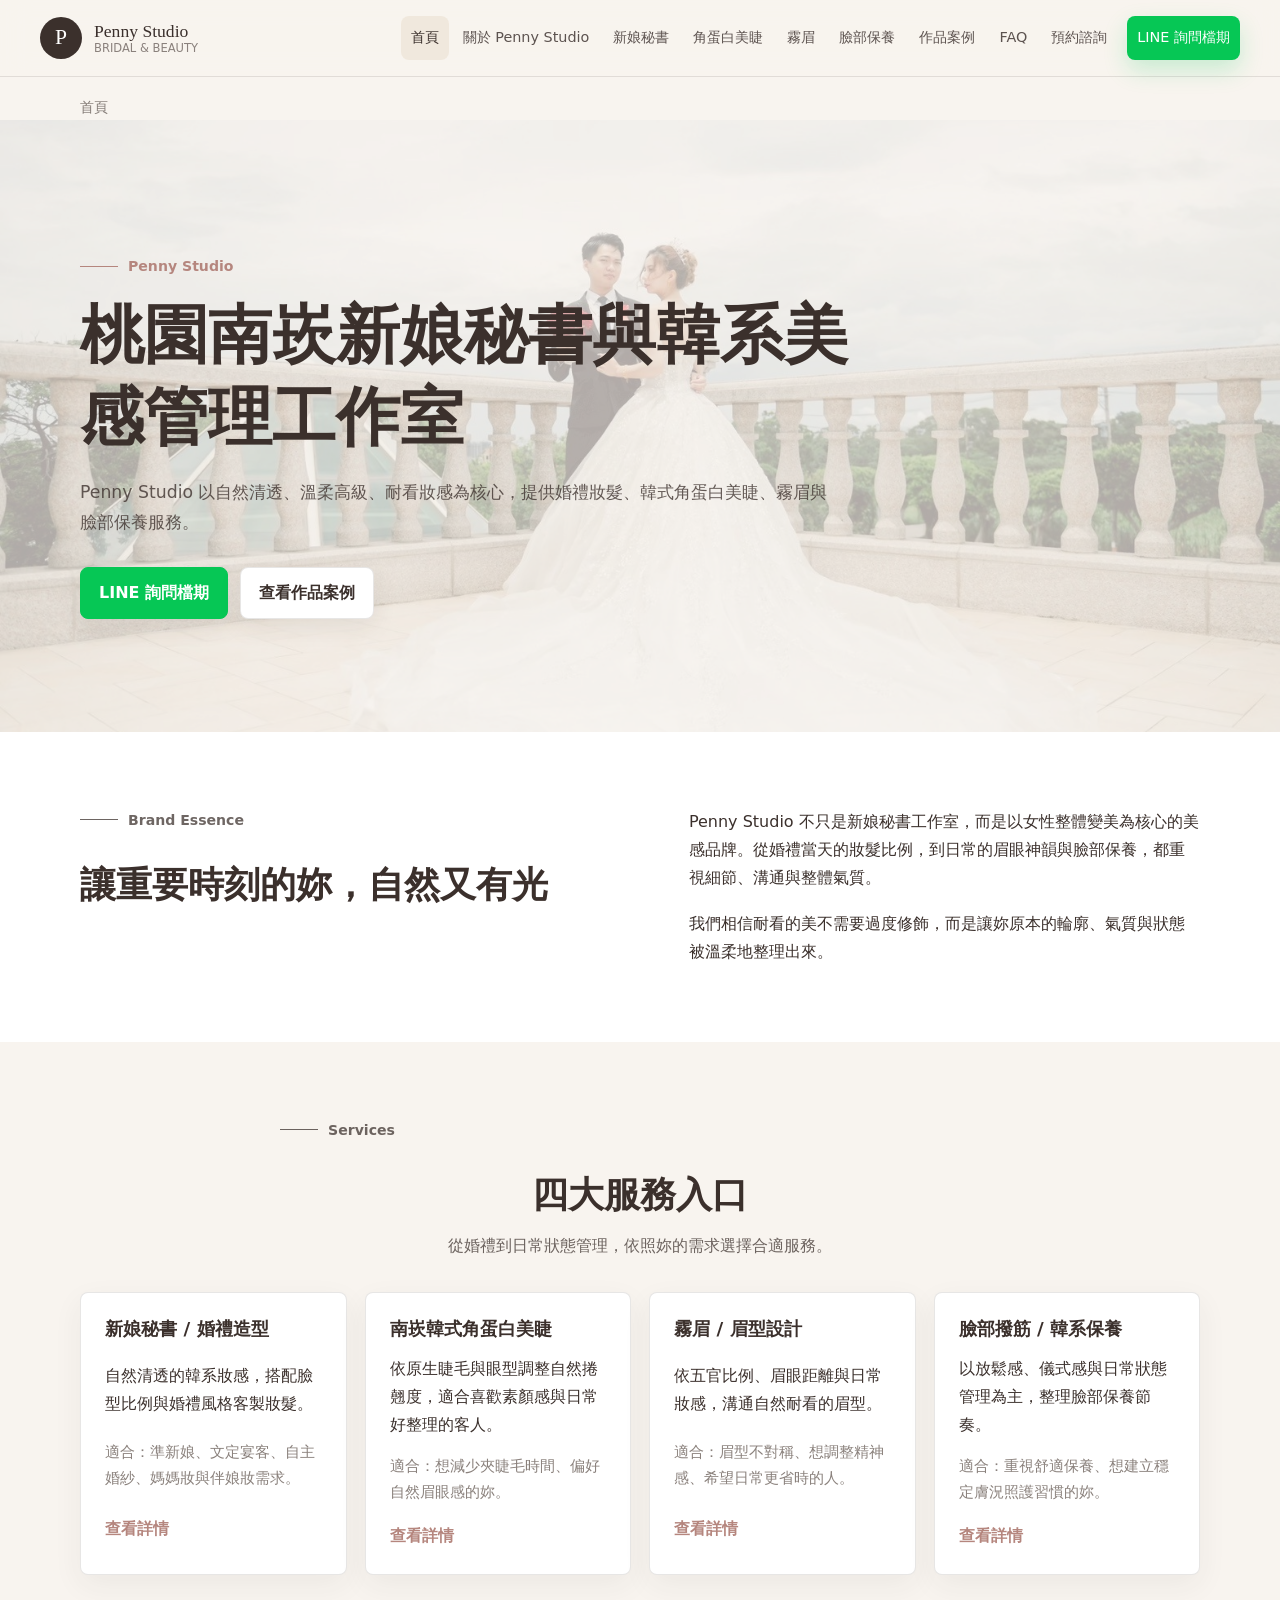
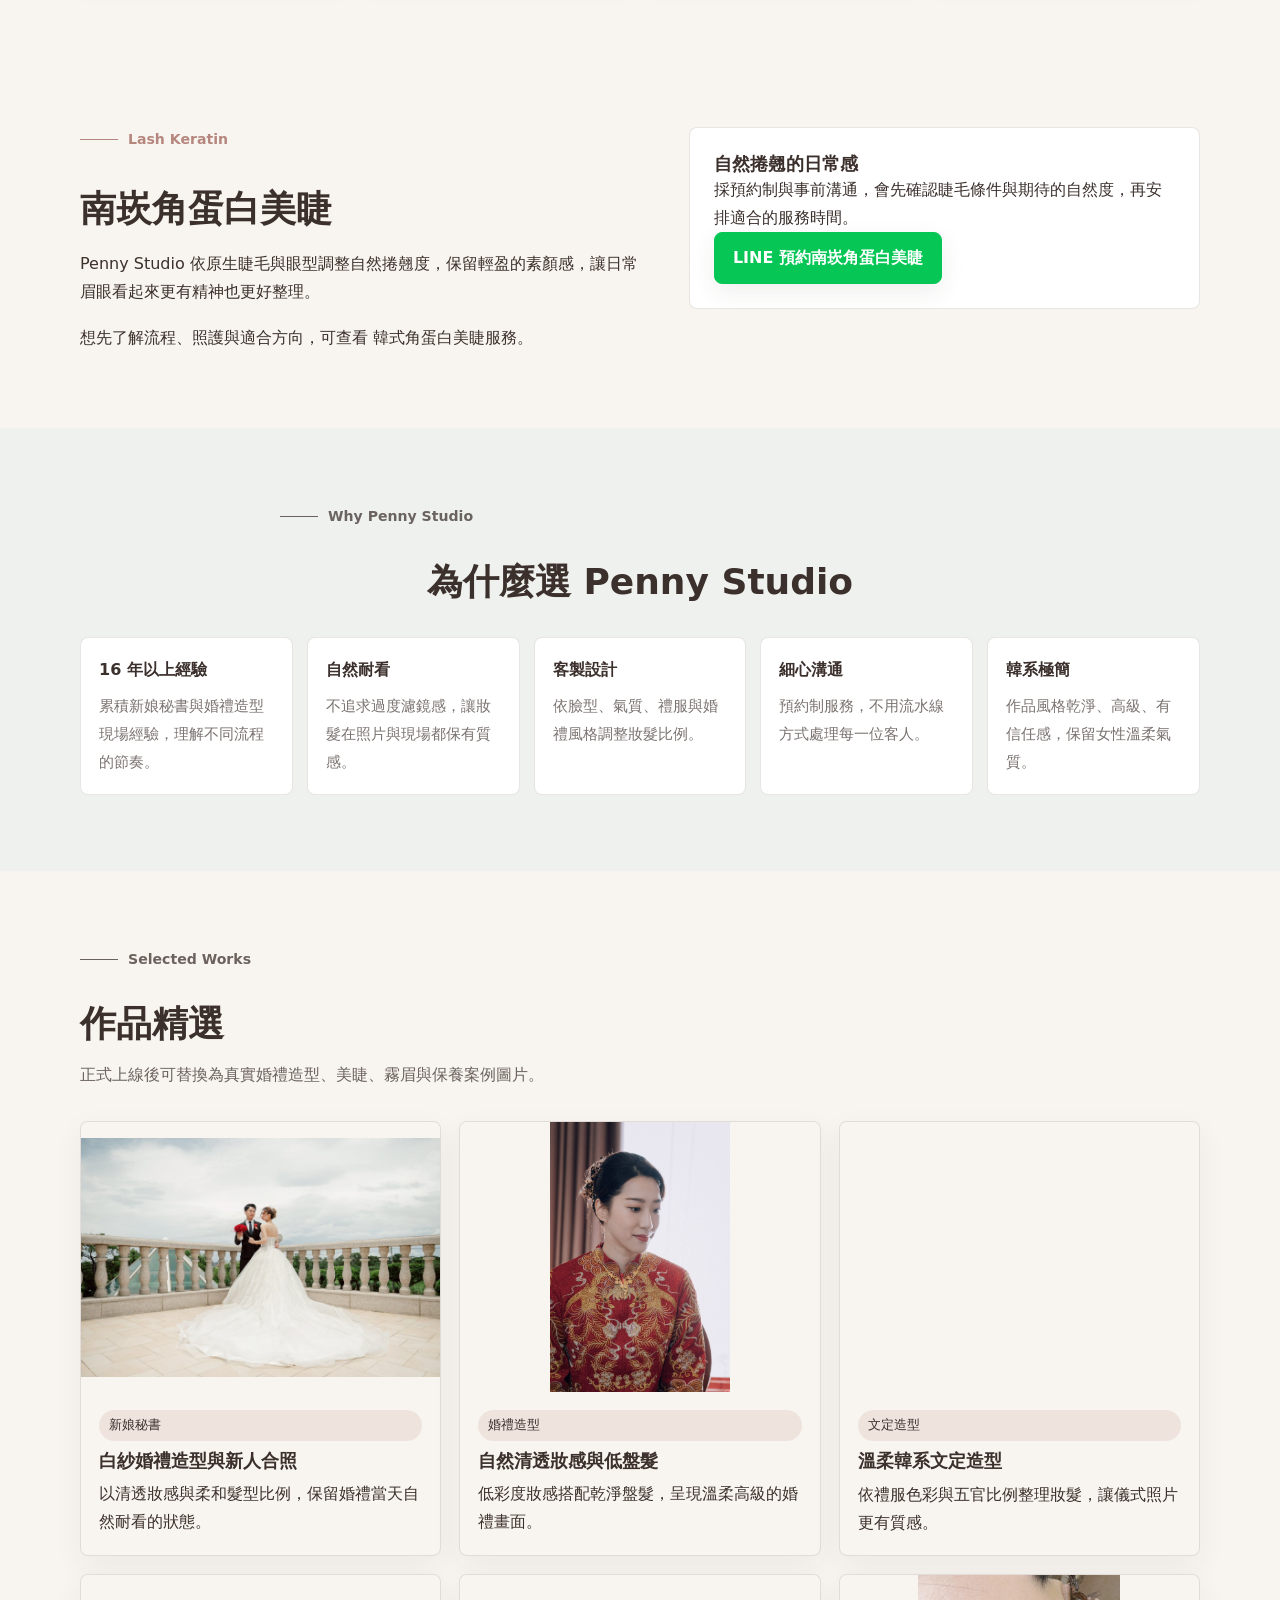
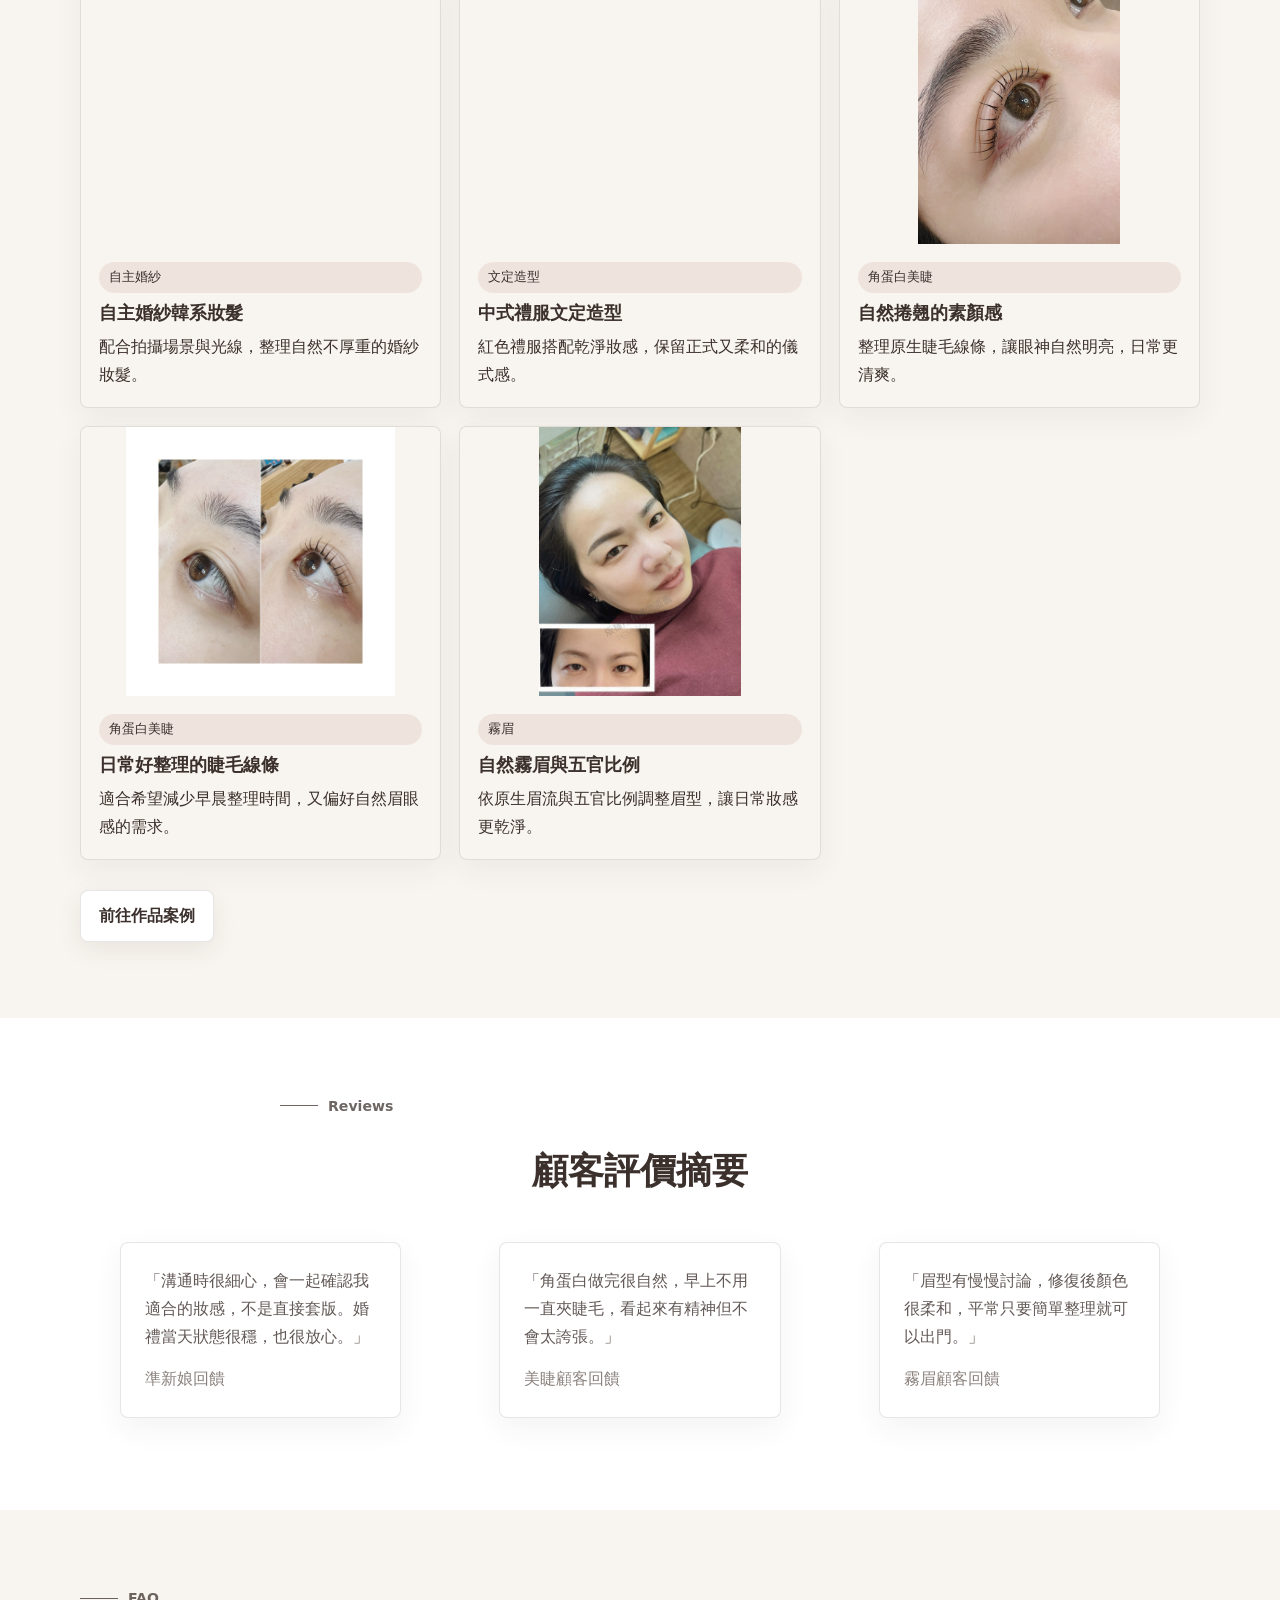
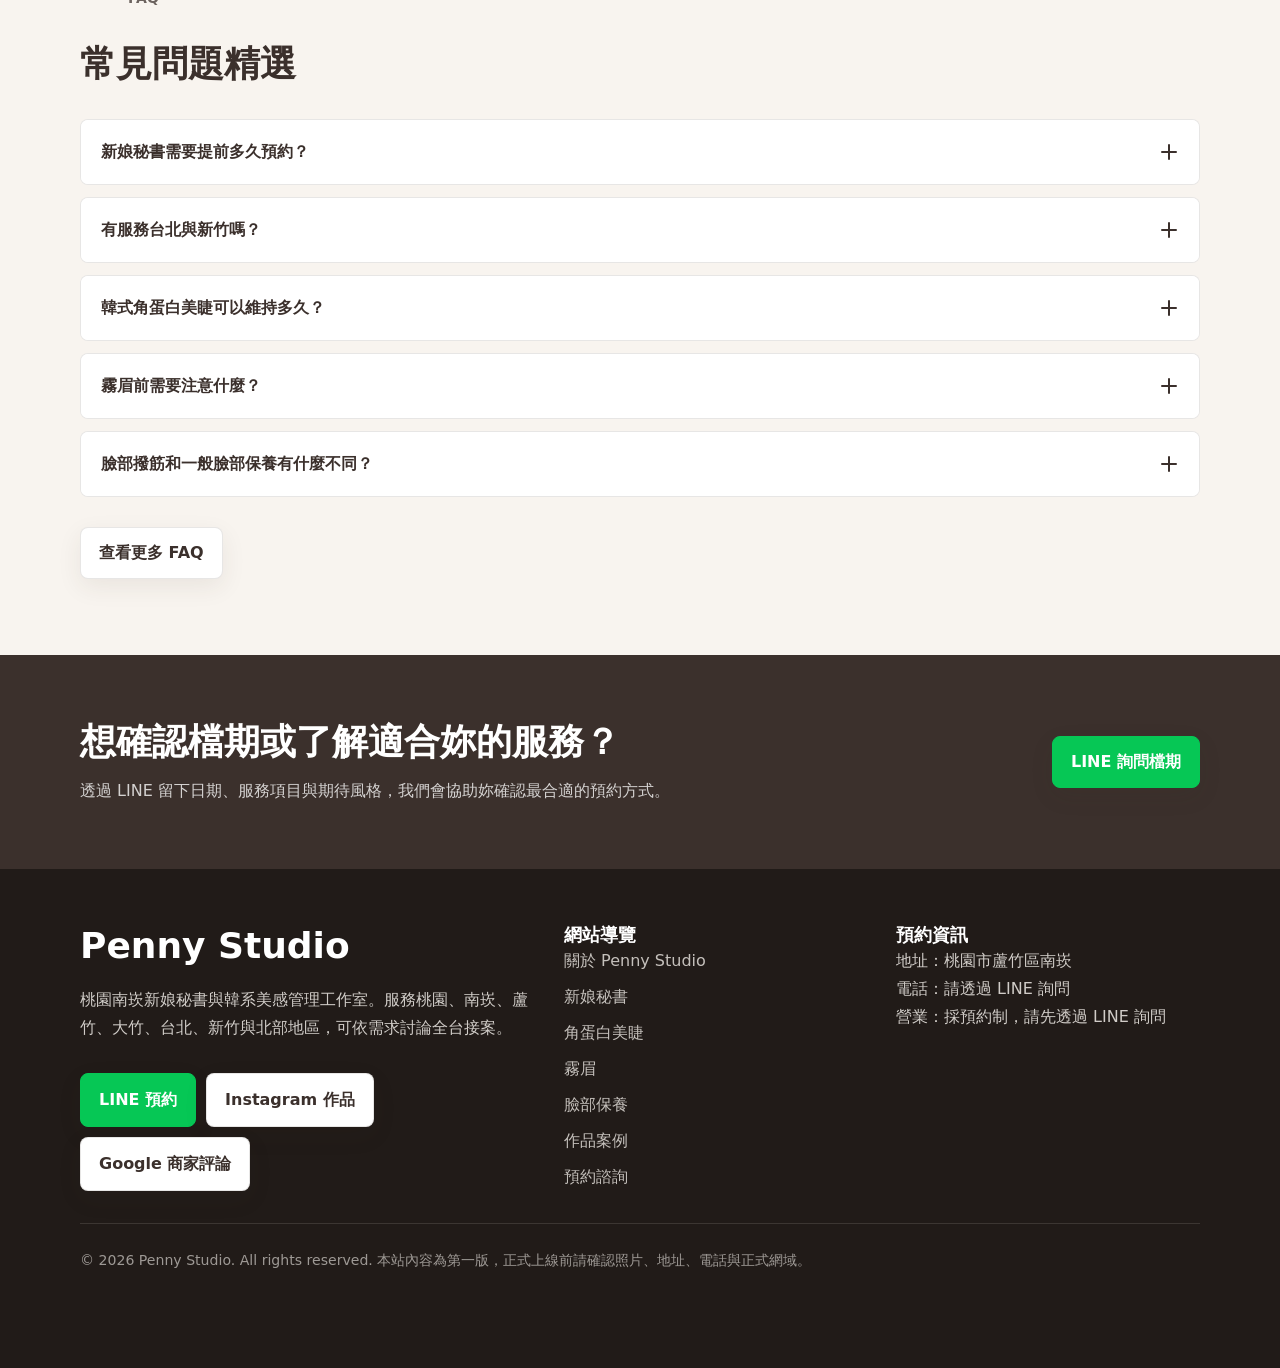
<file: index.html>
<!doctype html>
<html lang="zh-Hant-TW">
<head>
  <meta charset="utf-8">
  <meta name="viewport" content="width=device-width, initial-scale=1">
  <title>Penny Studio｜桃園南崁新娘秘書・韓系美感管理工作室</title>
  <meta name="description" content="Penny Studio 是位於桃園南崁的預約制新娘秘書與韓系美感管理工作室，提供婚禮妝髮、韓式角蛋白美睫、霧眉、臉部撥筋與保養諮詢，風格自然清透、溫柔高級、耐看有質感。">
  <link rel="canonical" href="https://aa98100-pennystudio.github.io/pennystudio-official/">
  <meta property="og:type" content="website">
  <meta property="og:site_name" content="Penny Studio">
  <meta property="og:title" content="Penny Studio｜桃園南崁新娘秘書・韓系美感管理工作室">
  <meta property="og:description" content="桃園南崁預約制新娘秘書與韓系美感管理工作室，提供婚禮妝髮、韓式角蛋白美睫、霧眉與臉部保養諮詢。">
  <meta property="og:url" content="https://aa98100-pennystudio.github.io/pennystudio-official/">
  <meta property="og:image" content="https://aa98100-pennystudio.github.io/pennystudio-official/assets/images/works/wedding-gown-couple-02.jpg">
  <meta name="twitter:card" content="summary_large_image">
  <meta name="twitter:title" content="Penny Studio｜桃園南崁新娘秘書・韓系美感管理工作室">
  <meta name="twitter:description" content="自然清透、溫柔高級、耐看妝感的桃園南崁新娘秘書與韓系美感管理工作室。">
  <meta name="twitter:image" content="https://aa98100-pennystudio.github.io/pennystudio-official/assets/images/works/wedding-gown-couple-02.jpg">
  <link rel="icon" href="assets/icons/favicon.svg" type="image/svg+xml">
  <link rel="stylesheet" href="css/style.css">
  <script type="application/ld+json">
  {
    "@context": "https://schema.org",
    "@graph": [
      {
        "@type": "WebSite",
        "@id": "https://aa98100-pennystudio.github.io/pennystudio-official/#website",
        "name": "Penny Studio",
        "url": "https://aa98100-pennystudio.github.io/pennystudio-official/",
        "inLanguage": "zh-Hant-TW"
      },
      {
        "@type": "BeautySalon",
        "@id": "https://aa98100-pennystudio.github.io/pennystudio-official/#beautysalon",
        "name": "Penny Studio",
        "description": "Penny Studio 是位於桃園南崁的預約制新娘秘書與韓系美感管理工作室，提供婚禮妝髮、韓式角蛋白美睫、霧眉、臉部撥筋與保養諮詢。",
        "areaServed": ["桃園", "南崁", "蘆竹", "大竹", "台北", "新竹", "北部地區"],
        "url": "https://aa98100-pennystudio.github.io/pennystudio-official/",
        "image": "https://aa98100-pennystudio.github.io/pennystudio-official/assets/images/works/wedding-gown-couple-02.jpg",
        "sameAs": ["INSTAGRAM_URL", "GOOGLE_BUSINESS_URL"],
        "priceRange": "$$",
        "address": {
          "@type": "PostalAddress",
          "addressLocality": "桃園市",
          "addressRegion": "桃園",
          "addressCountry": "TW"
        }
      },
      {
        "@type": "WebPage",
        "@id": "https://aa98100-pennystudio.github.io/pennystudio-official/#webpage",
        "url": "https://aa98100-pennystudio.github.io/pennystudio-official/",
        "name": "Penny Studio｜桃園南崁新娘秘書・韓系美感管理工作室",
        "description": "Penny Studio 是位於桃園南崁的預約制新娘秘書與韓系美感管理工作室，提供婚禮妝髮、韓式角蛋白美睫、霧眉、臉部撥筋與保養諮詢。",
        "isPartOf": { "@id": "https://aa98100-pennystudio.github.io/pennystudio-official/#website" },
        "about": { "@id": "https://aa98100-pennystudio.github.io/pennystudio-official/#beautysalon" }
      },
      {
        "@type": "BreadcrumbList",
        "@id": "https://aa98100-pennystudio.github.io/pennystudio-official/#breadcrumb",
        "itemListElement": [
          {
            "@type": "ListItem",
            "position": 1,
            "name": "首頁",
            "item": "https://aa98100-pennystudio.github.io/pennystudio-official/"
          }
        ]
      }
    ]
  }
  </script>
</head>
<body data-page="home">
  <a class="skip-link" href="#main">跳到主要內容</a>
  <header class="site-header" data-header>
    <div class="header-inner">
      <a class="brand" href="index.html" aria-label="Penny Studio 首頁">
        <span class="brand-mark" aria-hidden="true">P</span>
        <span class="brand-text">
          <span class="brand-name">Penny Studio</span>
          <span class="brand-subtitle">Bridal & Beauty</span>
        </span>
      </a>
      <nav class="site-nav" id="site-nav" aria-label="主要導覽">
        <a href="index.html" data-nav-page="home">首頁</a>
        <a href="about.html" data-nav-page="about">關於 Penny Studio</a>
        <a href="bridal.html" data-nav-page="bridal">新娘秘書</a>
        <a href="lash-keratin.html" data-nav-page="lash">角蛋白美睫</a>
        <a href="brow.html" data-nav-page="brow">霧眉</a>
        <a href="facial-care.html" data-nav-page="facial">臉部保養</a>
        <a href="works.html" data-nav-page="works">作品案例</a>
        <a href="faq.html" data-nav-page="faq">FAQ</a>
        <a href="https://lin.ee/zKgRbTT" target="_blank" rel="noopener noreferrer" data-nav-page="contact" data-line-cta>預約諮詢</a>
        <a href="https://lin.ee/zKgRbTT" target="_blank" rel="noopener noreferrer" class="nav-cta" data-line-cta>LINE 詢問檔期</a>
      </nav>
      <button class="nav-toggle" type="button" aria-label="開啟選單" aria-controls="site-nav" aria-expanded="false" data-nav-toggle>
        <span class="nav-toggle-lines" aria-hidden="true"></span>
      </button>
    </div>
  </header>

  <main id="main">
    <div class="breadcrumb-wrap">
      <nav class="breadcrumb container" aria-label="Breadcrumb">
        <ol>
          <li aria-current="page">首頁</li>
        </ol>
      </nav>
    </div>

    <section class="hero">
      <div class="hero-bg">
        <img src="assets/images/works/wedding-gown-couple-02.jpg" alt="Penny Studio 白紗婚禮造型與韓系美感管理形象" decoding="async">
      </div>
      <div class="hero-content">
        <p class="eyebrow">Penny Studio</p>
        <h1>桃園南崁新娘秘書與韓系美感管理工作室</h1>
        <p class="lead">Penny Studio 以自然清透、溫柔高級、耐看妝感為核心，提供婚禮妝髮、韓式角蛋白美睫、霧眉與臉部保養服務。</p>
        <div class="hero-actions">
          <a href="https://lin.ee/zKgRbTT" target="_blank" rel="noopener noreferrer" class="button line" data-line-cta>LINE 詢問檔期</a>
          <a class="button" href="https://www.instagram.com/penny_studio_?igsh=MW9hN3NlZTcxYmJwdA==" target="_blank" rel="noopener noreferrer">查看作品案例</a>
        </div>
      </div>
    </section>

    <section class="section section-alt">
      <div class="container two-column">
        <div class="section-header reveal">
          <p class="eyebrow">Brand Essence</p>
          <h2>讓重要時刻的妳，自然又有光</h2>
        </div>
        <div class="content-stack reveal">
          <p>Penny Studio 不只是新娘秘書工作室，而是以女性整體變美為核心的美感品牌。從婚禮當天的妝髮比例，到日常的眉眼神韻與臉部保養，都重視細節、溝通與整體氣質。</p>
          <p>我們相信耐看的美不需要過度修飾，而是讓妳原本的輪廓、氣質與狀態被溫柔地整理出來。</p>
        </div>
      </div>
    </section>

    <section class="section">
      <div class="container">
        <div class="section-header center reveal">
          <p class="eyebrow">Services</p>
          <h2>四大服務入口</h2>
          <p>從婚禮到日常狀態管理，依照妳的需求選擇合適服務。</p>
        </div>
        <div class="card-grid">
          <article class="service-card reveal">
            <h3>新娘秘書 / 婚禮造型</h3>
            <p>自然清透的韓系妝感，搭配臉型比例與婚禮風格客製妝髮。</p>
            <p class="fit">適合：準新娘、文定宴客、自主婚紗、媽媽妝與伴娘妝需求。</p>
            <a class="card-link" href="bridal.html">查看詳情</a>
          </article>
          <article class="service-card reveal">
            <h3>南崁韓式角蛋白美睫</h3>
            <p>依原生睫毛與眼型調整自然捲翹度，適合喜歡素顏感與日常好整理的客人。</p>
            <p class="fit">適合：想減少夾睫毛時間、偏好自然眉眼感的妳。</p>
            <a class="card-link" href="lash-keratin.html">查看詳情</a>
          </article>
          <article class="service-card reveal">
            <h3>霧眉 / 眉型設計</h3>
            <p>依五官比例、眉眼距離與日常妝感，溝通自然耐看的眉型。</p>
            <p class="fit">適合：眉型不對稱、想調整精神感、希望日常更省時的人。</p>
            <a class="card-link" href="brow.html">查看詳情</a>
          </article>
          <article class="service-card reveal">
            <h3>臉部撥筋 / 韓系保養</h3>
            <p>以放鬆感、儀式感與日常狀態管理為主，整理臉部保養節奏。</p>
            <p class="fit">適合：重視舒適保養、想建立穩定膚況照護習慣的妳。</p>
            <a class="card-link" href="facial-care.html">查看詳情</a>
          </article>
        </div>
      </div>
    </section>

    <section class="section">
      <div class="container two-column">
        <div class="content-stack reveal">
          <p class="eyebrow">Lash Keratin</p>
          <h2>南崁角蛋白美睫</h2>
          <p>Penny Studio 依原生睫毛與眼型調整自然捲翹度，保留輕盈的素顏感，讓日常眉眼看起來更有精神也更好整理。</p>
          <p>想先了解流程、照護與適合方向，可查看 <a href="lash-keratin.html">韓式角蛋白美睫服務</a>。</p>
        </div>
        <div class="info-panel reveal">
          <h3>自然捲翹的日常感</h3>
          <p>採預約制與事前溝通，會先確認睫毛條件與期待的自然度，再安排適合的服務時間。</p>
          <a href="https://lin.ee/zKgRbTT" target="_blank" rel="noopener noreferrer" class="button line" data-line-cta>LINE 預約南崁角蛋白美睫</a>
        </div>
      </div>
    </section>

    <section class="section section-soft">
      <div class="container">
        <div class="section-header center reveal">
          <p class="eyebrow">Why Penny Studio</p>
          <h2>為什麼選 Penny Studio</h2>
        </div>
        <div class="feature-grid">
          <div class="feature-item reveal"><strong>16 年以上經驗</strong><span>累積新娘秘書與婚禮造型現場經驗，理解不同流程的節奏。</span></div>
          <div class="feature-item reveal"><strong>自然耐看</strong><span>不追求過度濾鏡感，讓妝髮在照片與現場都保有質感。</span></div>
          <div class="feature-item reveal"><strong>客製設計</strong><span>依臉型、氣質、禮服與婚禮風格調整妝髮比例。</span></div>
          <div class="feature-item reveal"><strong>細心溝通</strong><span>預約制服務，不用流水線方式處理每一位客人。</span></div>
          <div class="feature-item reveal"><strong>韓系極簡</strong><span>作品風格乾淨、高級、有信任感，保留女性溫柔氣質。</span></div>
        </div>
      </div>
    </section>

    <section class="section">
      <div class="container">
        <div class="section-header reveal">
          <p class="eyebrow">Selected Works</p>
          <h2>作品精選</h2>
          <p>正式上線後可替換為真實婚禮造型、美睫、霧眉與保養案例圖片。</p>
        </div>
        <div class="card-grid three">
          <article class="case-card image-card reveal">
            <img src="assets/images/works/wedding-gown-couple-02.jpg" alt="Penny Studio 白紗婚禮造型與新人合照作品" loading="lazy" decoding="async">
            <div class="image-card-body">
              <p class="tag">新娘秘書</p>
              <h3>白紗婚禮造型與新人合照</h3>
              <p>以清透妝感與柔和髮型比例，保留婚禮當天自然耐看的狀態。</p>
            </div>
          </article>
          <article class="case-card image-card reveal">
            <img src="assets/images/works/wedding-natural-low-bun.jpg" alt="自然清透妝感與低盤髮婚禮造型作品" loading="lazy" decoding="async">
            <div class="image-card-body">
              <p class="tag">婚禮造型</p>
              <h3>自然清透妝感與低盤髮</h3>
              <p>低彩度妝感搭配乾淨盤髮，呈現溫柔高級的婚禮畫面。</p>
            </div>
          </article>
          <article class="case-card image-card reveal">
            <img src="assets/images/works/wedding-korean-engagement.jpg" alt="溫柔韓系文定造型作品" loading="lazy" decoding="async">
            <div class="image-card-body">
              <p class="tag">文定造型</p>
              <h3>溫柔韓系文定造型</h3>
              <p>依禮服色彩與五官比例整理妝髮，讓儀式照片更有質感。</p>
            </div>
          </article>
          <article class="case-card image-card reveal">
            <img src="assets/images/works/wedding-bridal-session.jpg" alt="自主婚紗韓系妝髮作品" loading="lazy" decoding="async">
            <div class="image-card-body">
              <p class="tag">自主婚紗</p>
              <h3>自主婚紗韓系妝髮</h3>
              <p>配合拍攝場景與光線，整理自然不厚重的婚紗妝髮。</p>
            </div>
          </article>
          <article class="case-card image-card reveal">
            <img src="assets/images/works/engagement-red-gown-02.jpg" alt="中式禮服文定造型作品" loading="lazy" decoding="async">
            <div class="image-card-body">
              <p class="tag">文定造型</p>
              <h3>中式禮服文定造型</h3>
              <p>紅色禮服搭配乾淨妝感，保留正式又柔和的儀式感。</p>
            </div>
          </article>
          <article class="case-card image-card reveal">
            <img src="assets/images/works/lash-natural-curl.jpg" alt="Penny Studio 桃園南崁角蛋白美睫自然捲翹案例" loading="lazy" decoding="async">
            <div class="image-card-body">
              <p class="tag">角蛋白美睫</p>
              <h3>自然捲翹的素顏感</h3>
              <p>整理原生睫毛線條，讓眼神自然明亮，日常更清爽。</p>
            </div>
          </article>
          <article class="case-card image-card reveal">
            <img src="assets/images/works/lash-daily-lines.jpg" alt="韓式角蛋白美睫日常好整理案例" loading="lazy" decoding="async">
            <div class="image-card-body">
              <p class="tag">角蛋白美睫</p>
              <h3>日常好整理的睫毛線條</h3>
              <p>適合希望減少早晨整理時間，又偏好自然眉眼感的需求。</p>
            </div>
          </article>
          <article class="case-card image-card reveal">
            <img src="assets/images/works/brow-natural-proportion.jpg" alt="自然霧眉與五官比例調整案例" loading="lazy" decoding="async">
            <div class="image-card-body">
              <p class="tag">霧眉</p>
              <h3>自然霧眉與五官比例</h3>
              <p>依原生眉流與五官比例調整眉型，讓日常妝感更乾淨。</p>
            </div>
          </article>
        </div>
        <div class="button-row">
          <a class="button" href="works.html">前往作品案例</a>
        </div>
      </div>
    </section>

    <section class="section section-alt">
      <div class="container">
        <div class="section-header center reveal">
          <p class="eyebrow">Reviews</p>
          <h2>顧客評價摘要</h2>
        </div>
        <div class="card-grid three">
          <figure class="testimonial reveal">
            <blockquote>「溝通時很細心，會一起確認我適合的妝感，不是直接套版。婚禮當天狀態很穩，也很放心。」</blockquote>
            <cite>準新娘回饋</cite>
          </figure>
          <figure class="testimonial reveal">
            <blockquote>「角蛋白做完很自然，早上不用一直夾睫毛，看起來有精神但不會太誇張。」</blockquote>
            <cite>美睫顧客回饋</cite>
          </figure>
          <figure class="testimonial reveal">
            <blockquote>「眉型有慢慢討論，修復後顏色很柔和，平常只要簡單整理就可以出門。」</blockquote>
            <cite>霧眉顧客回饋</cite>
          </figure>
        </div>
      </div>
    </section>

    <section class="section">
      <div class="container">
        <div class="section-header reveal">
          <p class="eyebrow">FAQ</p>
          <h2>常見問題精選</h2>
        </div>
        <div class="faq-list">
          <article class="faq-item reveal">
            <button class="faq-question" type="button" aria-expanded="false">新娘秘書需要提前多久預約？<span class="faq-icon" aria-hidden="true"></span></button>
            <div class="faq-answer" hidden><p>熱門日期建議 6 到 12 個月前詢問，平日或淡季也建議盡早確認檔期，方便安排溝通與試妝。</p></div>
          </article>
          <article class="faq-item reveal">
            <button class="faq-question" type="button" aria-expanded="false">有服務台北與新竹嗎？<span class="faq-icon" aria-hidden="true"></span></button>
            <div class="faq-answer" hidden><p>主要服務桃園、南崁、蘆竹與北部地區，台北、新竹及其他縣市可依日期、地點與服務內容討論。</p></div>
          </article>
          <article class="faq-item reveal">
            <button class="faq-question" type="button" aria-expanded="false">韓式角蛋白美睫可以維持多久？<span class="faq-icon" aria-hidden="true"></span></button>
            <div class="faq-answer" hidden><p>維持時間會依原生睫毛條件、保養方式與生活習慣不同而有差異，通常可作為日常整理睫毛的輕盈選擇。</p></div>
          </article>
          <article class="faq-item reveal">
            <button class="faq-question" type="button" aria-expanded="false">霧眉前需要注意什麼？<span class="faq-icon" aria-hidden="true"></span></button>
            <div class="faq-answer" hidden><p>預約前可先準備喜歡的眉型照片，並告知皮膚狀況、近期保養或特殊需求，現場會再一起討論眉型比例。</p></div>
          </article>
          <article class="faq-item reveal">
            <button class="faq-question" type="button" aria-expanded="false">臉部撥筋和一般臉部保養有什麼不同？<span class="faq-icon" aria-hidden="true"></span></button>
            <div class="faq-answer" hidden><p>臉部撥筋更重視放鬆感與臉部線條的舒適整理，一般保養則偏向清潔、補水與膚況照護，實際適合項目可先諮詢。</p></div>
          </article>
        </div>
        <div class="button-row">
          <a class="button" href="faq.html">查看更多 FAQ</a>
        </div>
      </div>
    </section>

    <section class="cta-band">
      <div class="container cta-inner">
        <div>
          <h2>想確認檔期或了解適合妳的服務？</h2>
          <p>透過 LINE 留下日期、服務項目與期待風格，我們會協助妳確認最合適的預約方式。</p>
        </div>
        <a href="https://lin.ee/zKgRbTT" target="_blank" rel="noopener noreferrer" class="button line" data-line-cta>LINE 詢問檔期</a>
      </div>
    </section>
  </main>

  <footer class="site-footer">
    <div class="container">
      <div class="footer-grid">
        <div class="footer-brand">
          <h2>Penny Studio</h2>
          <p>桃園南崁新娘秘書與韓系美感管理工作室。服務桃園、南崁、蘆竹、大竹、台北、新竹與北部地區，可依需求討論全台接案。</p>
          <div class="footer-actions">
            <a href="https://lin.ee/zKgRbTT" target="_blank" rel="noopener noreferrer" class="button line" data-line-cta>LINE 預約</a>
            <a class="button" href="https://www.instagram.com/penny_studio_?igsh=MW9hN3NlZTcxYmJwdA==" target="_blank" rel="noopener noreferrer">Instagram 作品</a>
            <a class="button" href="https://maps.app.goo.gl/C7DK2LivzjPGuZda6?g_st=ifm" target="_blank" rel="noopener noreferrer">Google 商家評論</a>
          </div>
        </div>
        <div>
          <h3>網站導覽</h3>
          <div class="footer-links">
            <a href="about.html">關於 Penny Studio</a>
            <a href="bridal.html">新娘秘書</a>
            <a href="lash-keratin.html">角蛋白美睫</a>
            <a href="brow.html">霧眉</a>
            <a href="facial-care.html">臉部保養</a>
            <a href="works.html">作品案例</a>
            <a href="https://lin.ee/zKgRbTT" target="_blank" rel="noopener noreferrer" data-line-cta>預約諮詢</a>
          </div>
        </div>
        <div>
          <h3>預約資訊</h3>
          <p>地址：桃園市蘆竹區南崁</p>
          <p>電話：請透過 LINE 詢問</p>
          <p>營業：採預約制，請先透過 LINE 詢問</p>
                  </div>
      </div>
      <p class="footer-note">© 2026 Penny Studio. All rights reserved. 本站內容為第一版，正式上線前請確認照片、地址、電話與正式網域。</p>
    </div>
  </footer>

  <a href="https://lin.ee/zKgRbTT" target="_blank" rel="noopener noreferrer" class="mobile-line-cta" data-line-cta>LINE 詢問檔期</a>
  <button class="back-to-top" type="button" aria-label="返回頂部" data-back-to-top>↑</button>
  <script src="js/main.js" defer></script>
</body>
</html>
</file>
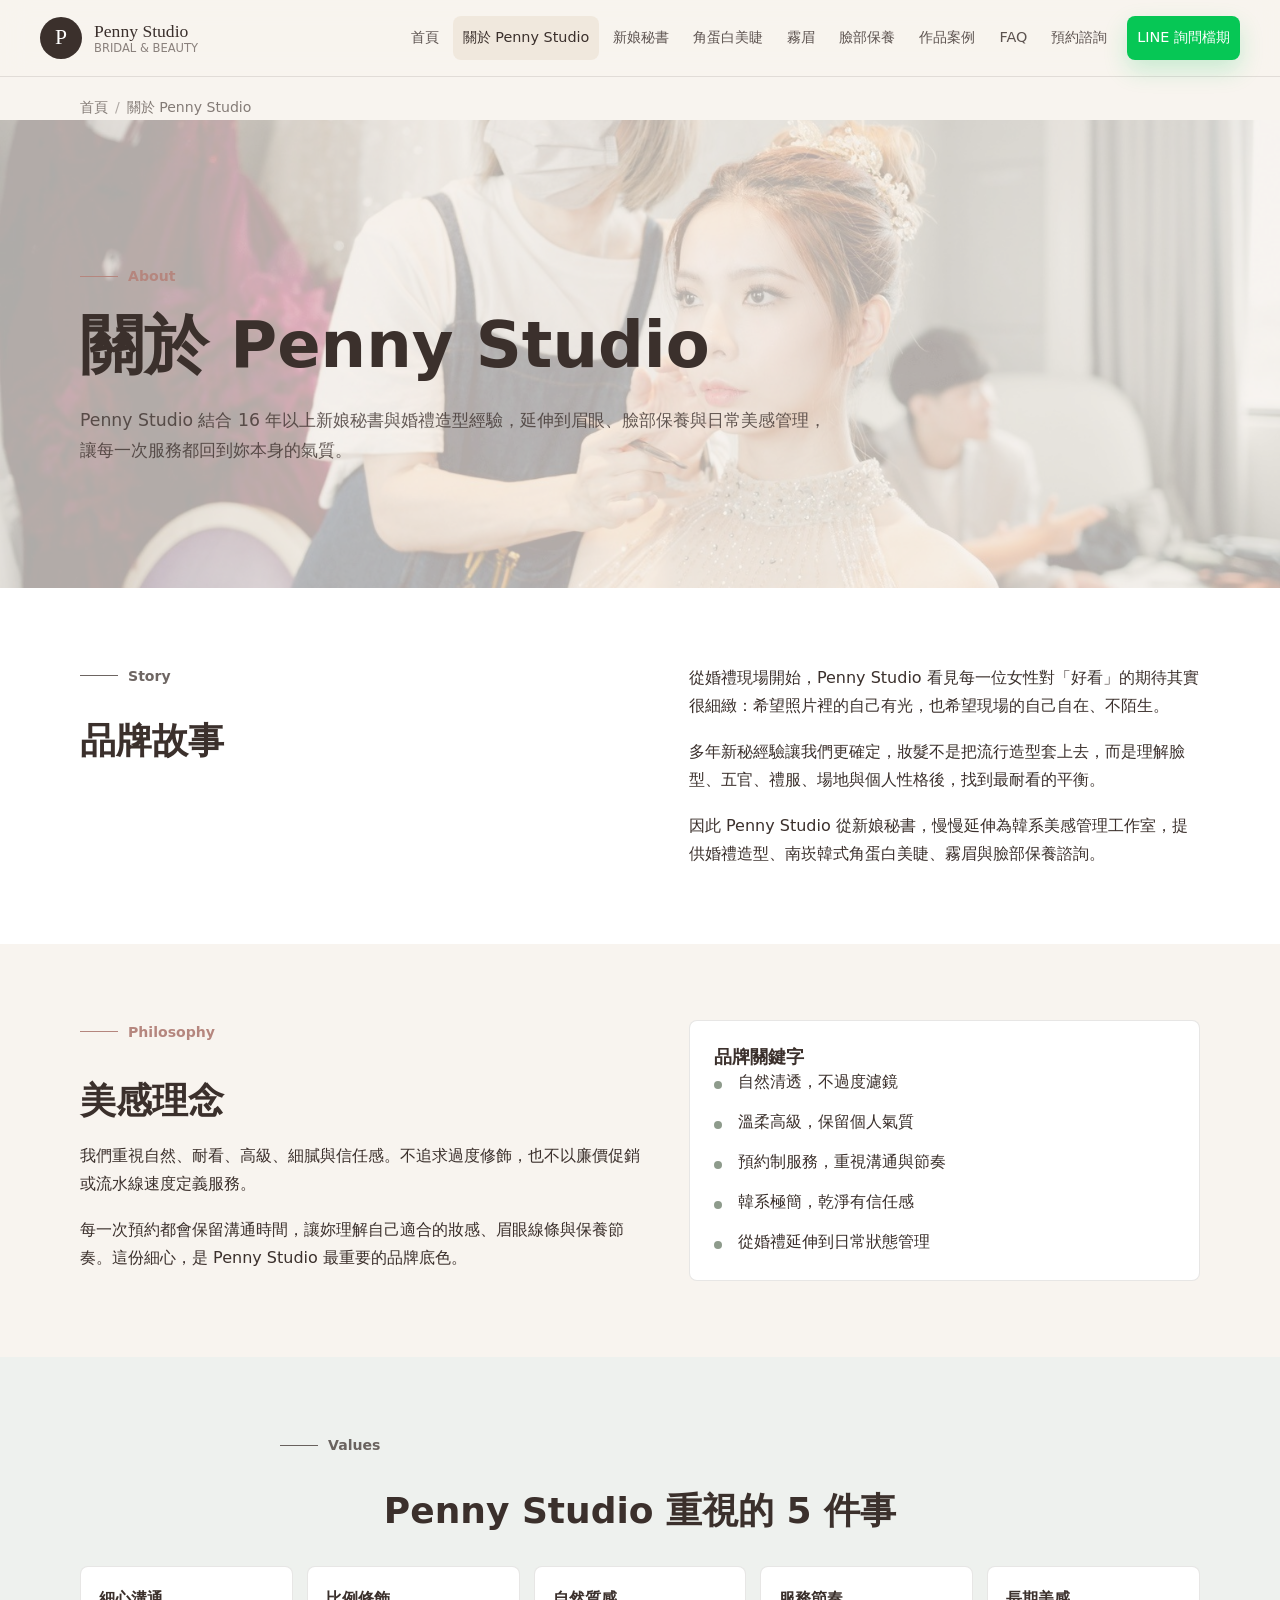
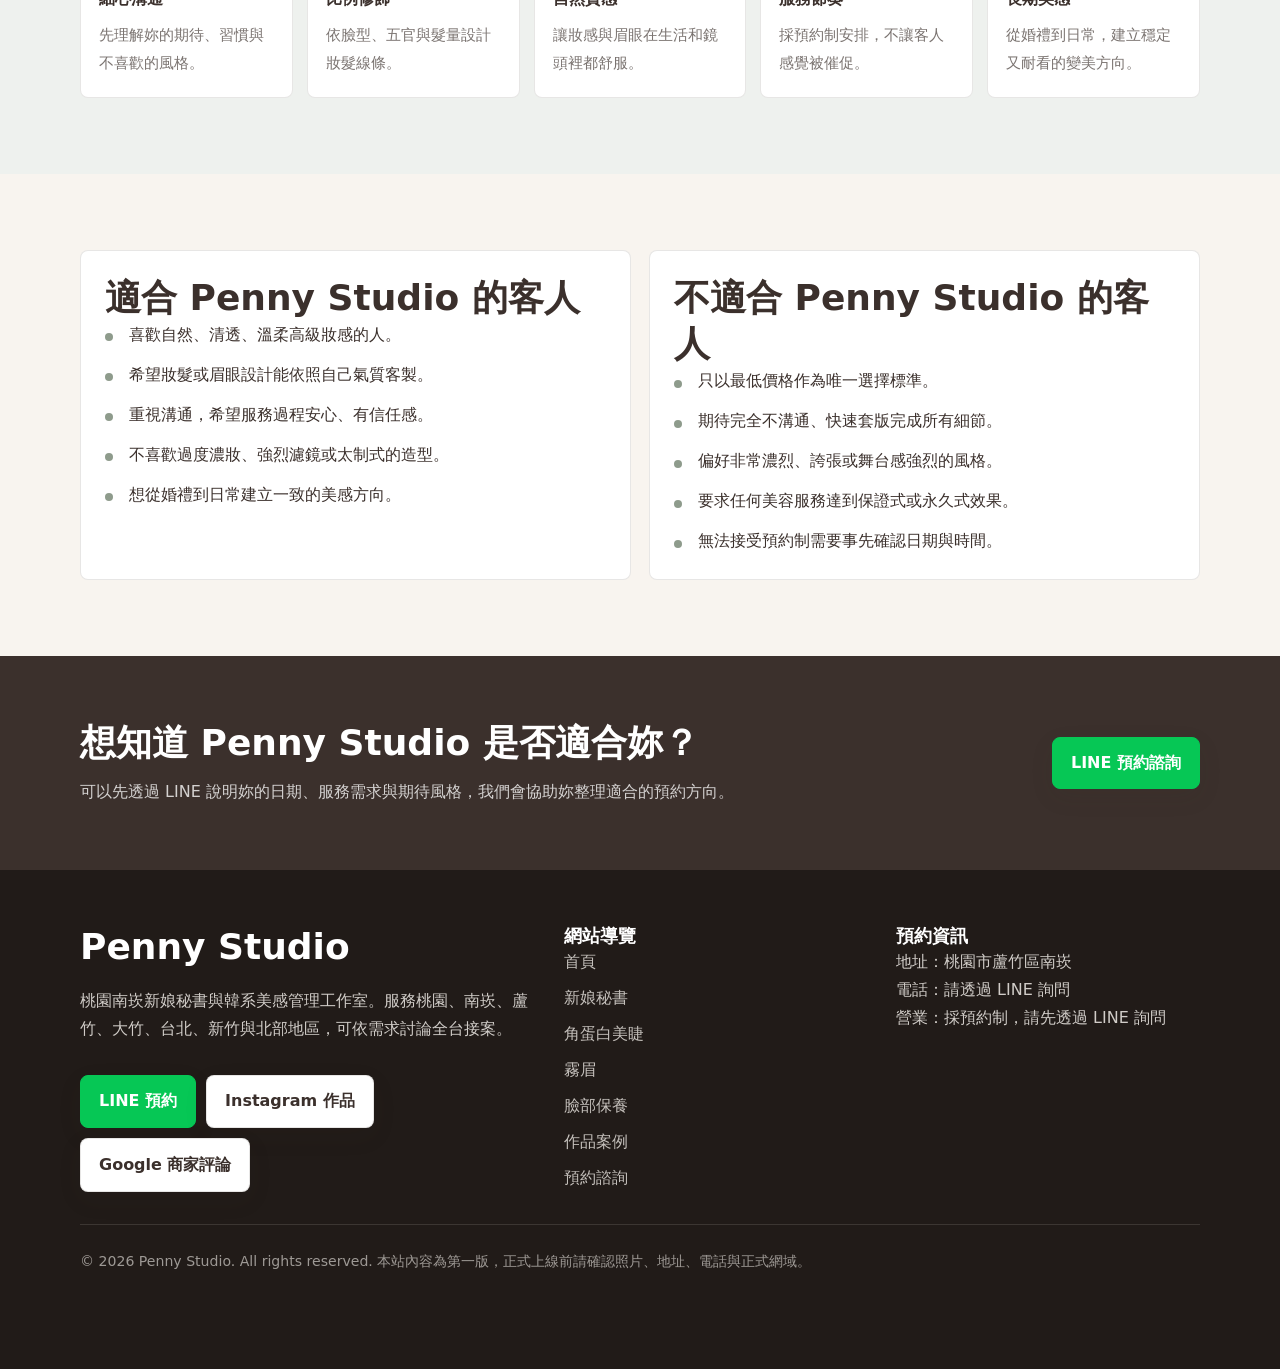
<file: about.html>
<!doctype html>
<html lang="zh-Hant-TW">
<head>
  <meta charset="utf-8">
  <meta name="viewport" content="width=device-width, initial-scale=1">
  <title>關於 Penny Studio｜16 年新娘秘書經驗・自然耐看的韓系美感品牌</title>
  <meta name="description" content="認識 Penny Studio，16 年以上新娘秘書與婚禮造型經驗，專注自然耐看的韓系妝髮、美感管理與細心溝通，適合重視質感與客製化的妳。">
  <link rel="canonical" href="https://aa98100-pennystudio.github.io/pennystudio-official/about.html">
  <meta property="og:type" content="website">
  <meta property="og:site_name" content="Penny Studio">
  <meta property="og:title" content="關於 Penny Studio｜16 年新娘秘書經驗・自然耐看的韓系美感品牌">
  <meta property="og:description" content="Penny Studio 以自然、耐看、高級與細膩溝通為核心，提供婚禮造型與韓系美感管理服務。">
  <meta property="og:url" content="https://aa98100-pennystudio.github.io/pennystudio-official/about.html">
  <meta property="og:image" content="https://aa98100-pennystudio.github.io/pennystudio-official/assets/images/works/bridal-makeup-work-01.jpg">
  <meta name="twitter:card" content="summary_large_image">
  <meta name="twitter:title" content="關於 Penny Studio｜16 年新娘秘書經驗・自然耐看的韓系美感品牌">
  <meta name="twitter:description" content="認識 Penny Studio 的品牌故事、美感理念與預約制服務方式。">
  <meta name="twitter:image" content="https://aa98100-pennystudio.github.io/pennystudio-official/assets/images/works/bridal-makeup-work-01.jpg">
  <link rel="icon" href="assets/icons/favicon.svg" type="image/svg+xml">
  <link rel="stylesheet" href="css/style.css">
  <script type="application/ld+json">
  {
    "@context": "https://schema.org",
    "@graph": [
      {
        "@type": "AboutPage",
        "@id": "https://aa98100-pennystudio.github.io/pennystudio-official/about.html#webpage",
        "url": "https://aa98100-pennystudio.github.io/pennystudio-official/about.html",
        "name": "關於 Penny Studio｜16 年新娘秘書經驗・自然耐看的韓系美感品牌",
        "description": "認識 Penny Studio，16 年以上新娘秘書與婚禮造型經驗，專注自然耐看的韓系妝髮、美感管理與細心溝通。",
        "isPartOf": {
          "@type": "WebSite",
          "name": "Penny Studio",
          "url": "https://aa98100-pennystudio.github.io/pennystudio-official/"
        },
        "about": {
          "@type": "BeautySalon",
          "name": "Penny Studio"
        }
      },
      {
        "@type": "BreadcrumbList",
        "@id": "https://aa98100-pennystudio.github.io/pennystudio-official/about.html#breadcrumb",
        "itemListElement": [
          { "@type": "ListItem", "position": 1, "name": "首頁", "item": "https://aa98100-pennystudio.github.io/pennystudio-official/" },
          { "@type": "ListItem", "position": 2, "name": "關於 Penny Studio", "item": "https://aa98100-pennystudio.github.io/pennystudio-official/about.html" }
        ]
      }
    ]
  }
  </script>
</head>
<body data-page="about">
  <a class="skip-link" href="#main">跳到主要內容</a>
  <header class="site-header" data-header>
    <div class="header-inner">
      <a class="brand" href="index.html" aria-label="Penny Studio 首頁">
        <span class="brand-mark" aria-hidden="true">P</span>
        <span class="brand-text"><span class="brand-name">Penny Studio</span><span class="brand-subtitle">Bridal & Beauty</span></span>
      </a>
      <nav class="site-nav" id="site-nav" aria-label="主要導覽">
        <a href="index.html" data-nav-page="home">首頁</a>
        <a href="about.html" data-nav-page="about">關於 Penny Studio</a>
        <a href="bridal.html" data-nav-page="bridal">新娘秘書</a>
        <a href="lash-keratin.html" data-nav-page="lash">角蛋白美睫</a>
        <a href="brow.html" data-nav-page="brow">霧眉</a>
        <a href="facial-care.html" data-nav-page="facial">臉部保養</a>
        <a href="works.html" data-nav-page="works">作品案例</a>
        <a href="faq.html" data-nav-page="faq">FAQ</a>
        <a href="https://lin.ee/zKgRbTT" target="_blank" rel="noopener noreferrer" data-nav-page="contact" data-line-cta>預約諮詢</a>
        <a href="https://lin.ee/zKgRbTT" target="_blank" rel="noopener noreferrer" class="nav-cta" data-line-cta>LINE 詢問檔期</a>
      </nav>
      <button class="nav-toggle" type="button" aria-label="開啟選單" aria-controls="site-nav" aria-expanded="false" data-nav-toggle>
        <span class="nav-toggle-lines" aria-hidden="true"></span>
      </button>
    </div>
  </header>

  <main id="main">
    <div class="breadcrumb-wrap">
      <nav class="breadcrumb container" aria-label="Breadcrumb">
        <ol>
          <li><a href="index.html">首頁</a></li>
          <li aria-current="page">關於 Penny Studio</li>
        </ol>
      </nav>
    </div>

    <section class="hero hero-compact">
      <div class="hero-bg">
        <img src="assets/images/works/bridal-makeup-work-01.jpg" alt="Penny Studio 婚禮妝髮細節與品牌工作形象" decoding="async">
      </div>
      <div class="hero-content">
        <p class="eyebrow">About</p>
        <h1>關於 Penny Studio</h1>
        <p class="lead">Penny Studio 結合 16 年以上新娘秘書與婚禮造型經驗，延伸到眉眼、臉部保養與日常美感管理，讓每一次服務都回到妳本身的氣質。</p>
      </div>
    </section>

    <section class="section section-alt">
      <div class="container two-column">
        <div class="section-header reveal">
          <p class="eyebrow">Story</p>
          <h2>品牌故事</h2>
        </div>
        <div class="content-stack reveal">
          <p>從婚禮現場開始，Penny Studio 看見每一位女性對「好看」的期待其實很細緻：希望照片裡的自己有光，也希望現場的自己自在、不陌生。</p>
          <p>多年新秘經驗讓我們更確定，妝髮不是把流行造型套上去，而是理解臉型、五官、禮服、場地與個人性格後，找到最耐看的平衡。</p>
          <p>因此 Penny Studio 從新娘秘書，慢慢延伸為韓系美感管理工作室，提供婚禮造型、<a href="lash-keratin.html">南崁韓式角蛋白美睫</a>、霧眉與臉部保養諮詢。</p>
        </div>
      </div>
    </section>

    <section class="section">
      <div class="container two-column">
        <div class="content-stack reveal">
          <p class="eyebrow">Philosophy</p>
          <h2>美感理念</h2>
          <p>我們重視自然、耐看、高級、細膩與信任感。不追求過度修飾，也不以廉價促銷或流水線速度定義服務。</p>
          <p>每一次預約都會保留溝通時間，讓妳理解自己適合的妝感、眉眼線條與保養節奏。這份細心，是 Penny Studio 最重要的品牌底色。</p>
        </div>
        <div class="info-panel reveal">
          <h3>品牌關鍵字</h3>
          <ul class="text-list">
            <li>自然清透，不過度濾鏡</li>
            <li>溫柔高級，保留個人氣質</li>
            <li>預約制服務，重視溝通與節奏</li>
            <li>韓系極簡，乾淨有信任感</li>
            <li>從婚禮延伸到日常狀態管理</li>
          </ul>
        </div>
      </div>
    </section>

    <section class="section section-soft">
      <div class="container">
        <div class="section-header center reveal">
          <p class="eyebrow">Values</p>
          <h2>Penny Studio 重視的 5 件事</h2>
        </div>
        <div class="feature-grid">
          <div class="feature-item reveal"><strong>細心溝通</strong><span>先理解妳的期待、習慣與不喜歡的風格。</span></div>
          <div class="feature-item reveal"><strong>比例修飾</strong><span>依臉型、五官與髮量設計妝髮線條。</span></div>
          <div class="feature-item reveal"><strong>自然質感</strong><span>讓妝感與眉眼在生活和鏡頭裡都舒服。</span></div>
          <div class="feature-item reveal"><strong>服務節奏</strong><span>採預約制安排，不讓客人感覺被催促。</span></div>
          <div class="feature-item reveal"><strong>長期美感</strong><span>從婚禮到日常，建立穩定又耐看的變美方向。</span></div>
        </div>
      </div>
    </section>

    <section class="section">
      <div class="container card-grid two">
        <div class="info-panel reveal">
          <h2>適合 Penny Studio 的客人</h2>
          <ul class="text-list">
            <li>喜歡自然、清透、溫柔高級妝感的人。</li>
            <li>希望妝髮或眉眼設計能依照自己氣質客製。</li>
            <li>重視溝通，希望服務過程安心、有信任感。</li>
            <li>不喜歡過度濃妝、強烈濾鏡或太制式的造型。</li>
            <li>想從婚禮到日常建立一致的美感方向。</li>
          </ul>
        </div>
        <div class="info-panel reveal">
          <h2>不適合 Penny Studio 的客人</h2>
          <ul class="text-list">
            <li>只以最低價格作為唯一選擇標準。</li>
            <li>期待完全不溝通、快速套版完成所有細節。</li>
            <li>偏好非常濃烈、誇張或舞台感強烈的風格。</li>
            <li>要求任何美容服務達到保證式或永久式效果。</li>
            <li>無法接受預約制需要事先確認日期與時間。</li>
          </ul>
        </div>
      </div>
    </section>

    <section class="cta-band">
      <div class="container cta-inner">
        <div>
          <h2>想知道 Penny Studio 是否適合妳？</h2>
          <p>可以先透過 LINE 說明妳的日期、服務需求與期待風格，我們會協助妳整理適合的預約方向。</p>
        </div>
        <a href="https://lin.ee/zKgRbTT" target="_blank" rel="noopener noreferrer" class="button line" data-line-cta>LINE 預約諮詢</a>
      </div>
    </section>
  </main>

  <footer class="site-footer">
    <div class="container">
      <div class="footer-grid">
        <div class="footer-brand">
          <h2>Penny Studio</h2>
          <p>桃園南崁新娘秘書與韓系美感管理工作室。服務桃園、南崁、蘆竹、大竹、台北、新竹與北部地區，可依需求討論全台接案。</p>
          <div class="footer-actions">
            <a href="https://lin.ee/zKgRbTT" target="_blank" rel="noopener noreferrer" class="button line" data-line-cta>LINE 預約</a>
            <a class="button" href="https://www.instagram.com/penny_studio_?igsh=MW9hN3NlZTcxYmJwdA==" target="_blank" rel="noopener noreferrer">Instagram 作品</a>
            <a class="button" href="https://maps.app.goo.gl/C7DK2LivzjPGuZda6?g_st=ifm" target="_blank" rel="noopener noreferrer">Google 商家評論</a>
          </div>
        </div>
        <div>
          <h3>網站導覽</h3>
          <div class="footer-links">
            <a href="index.html">首頁</a>
            <a href="bridal.html">新娘秘書</a>
            <a href="lash-keratin.html">角蛋白美睫</a>
            <a href="brow.html">霧眉</a>
            <a href="facial-care.html">臉部保養</a>
            <a href="works.html">作品案例</a>
            <a href="https://lin.ee/zKgRbTT" target="_blank" rel="noopener noreferrer" data-line-cta>預約諮詢</a>
          </div>
        </div>
        <div>
          <h3>預約資訊</h3>
          <p>地址：桃園市蘆竹區南崁</p>
          <p>電話：請透過 LINE 詢問</p>
          <p>營業：採預約制，請先透過 LINE 詢問</p>
                  </div>
      </div>
      <p class="footer-note">© 2026 Penny Studio. All rights reserved. 本站內容為第一版，正式上線前請確認照片、地址、電話與正式網域。</p>
    </div>
  </footer>

  <a href="https://lin.ee/zKgRbTT" target="_blank" rel="noopener noreferrer" class="mobile-line-cta" data-line-cta>LINE 詢問檔期</a>
  <button class="back-to-top" type="button" aria-label="返回頂部" data-back-to-top>↑</button>
  <script src="js/main.js" defer></script>
</body>
</html>
</file>
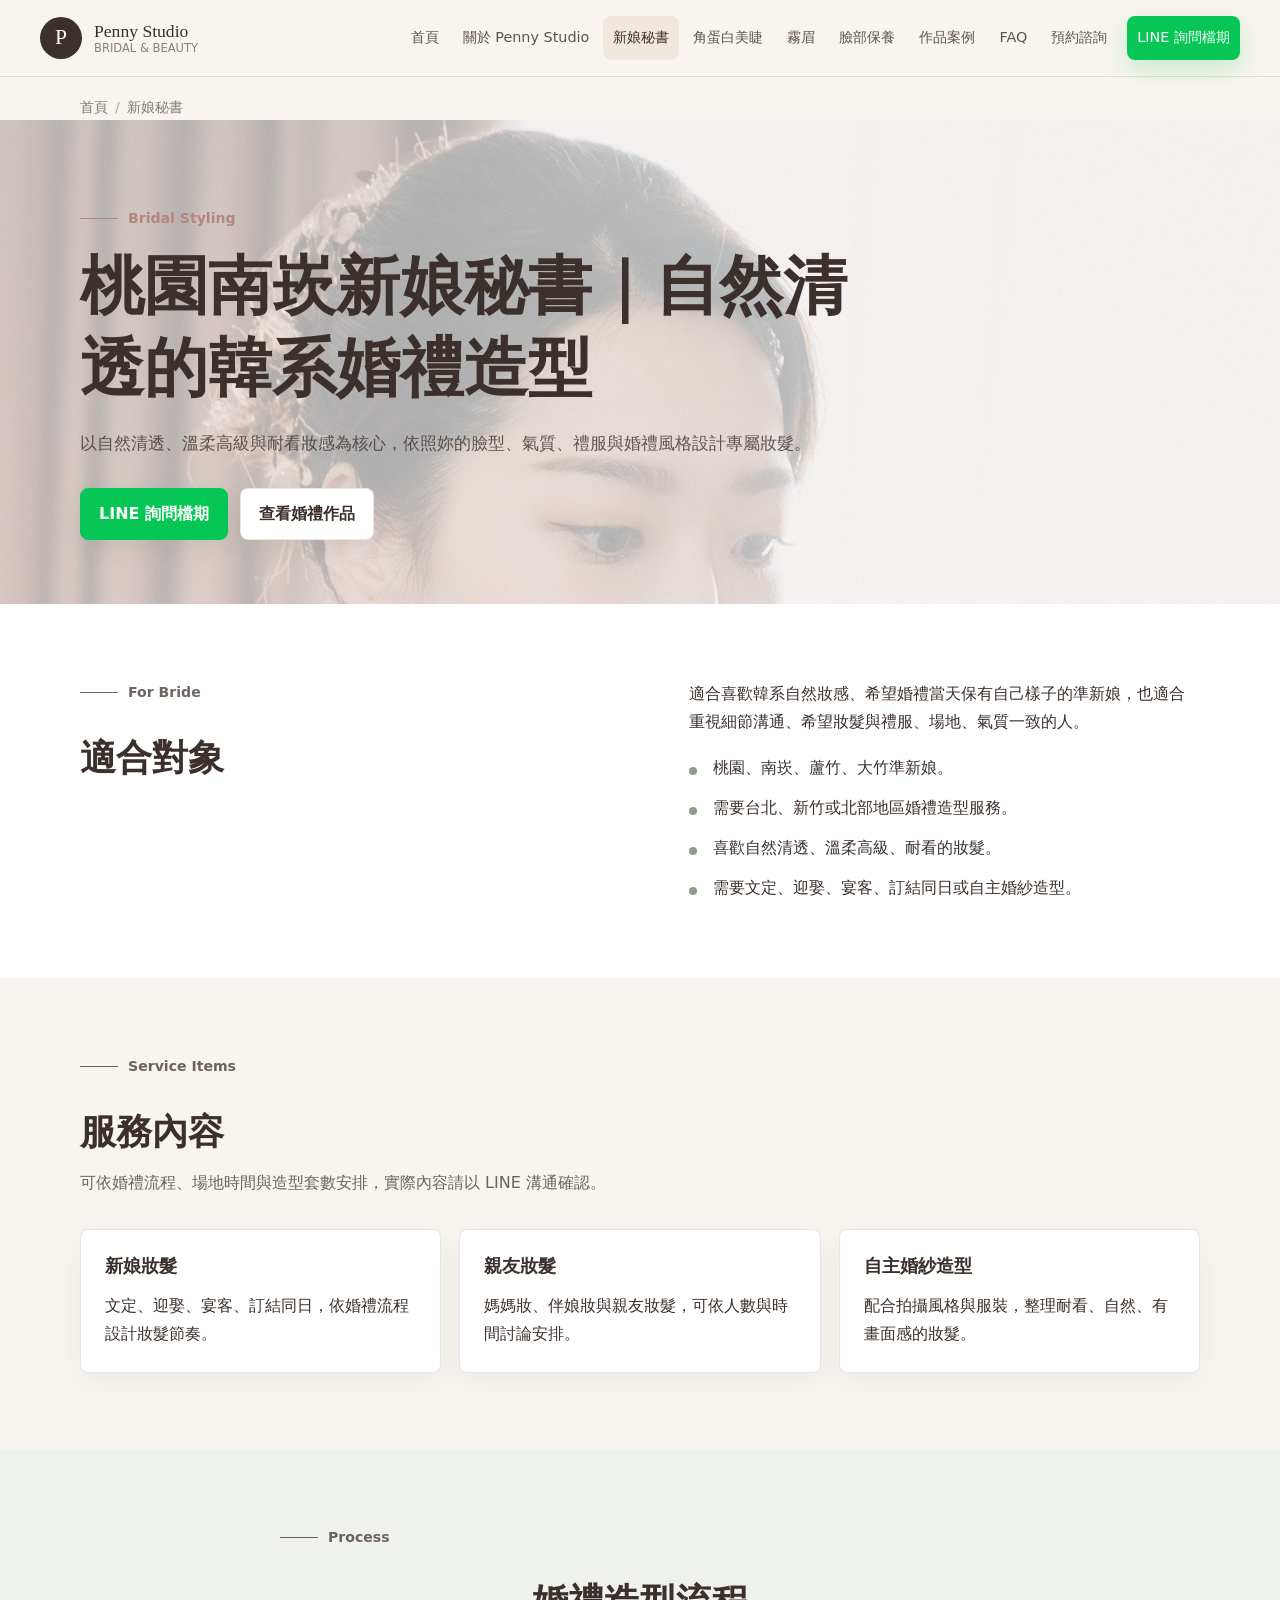
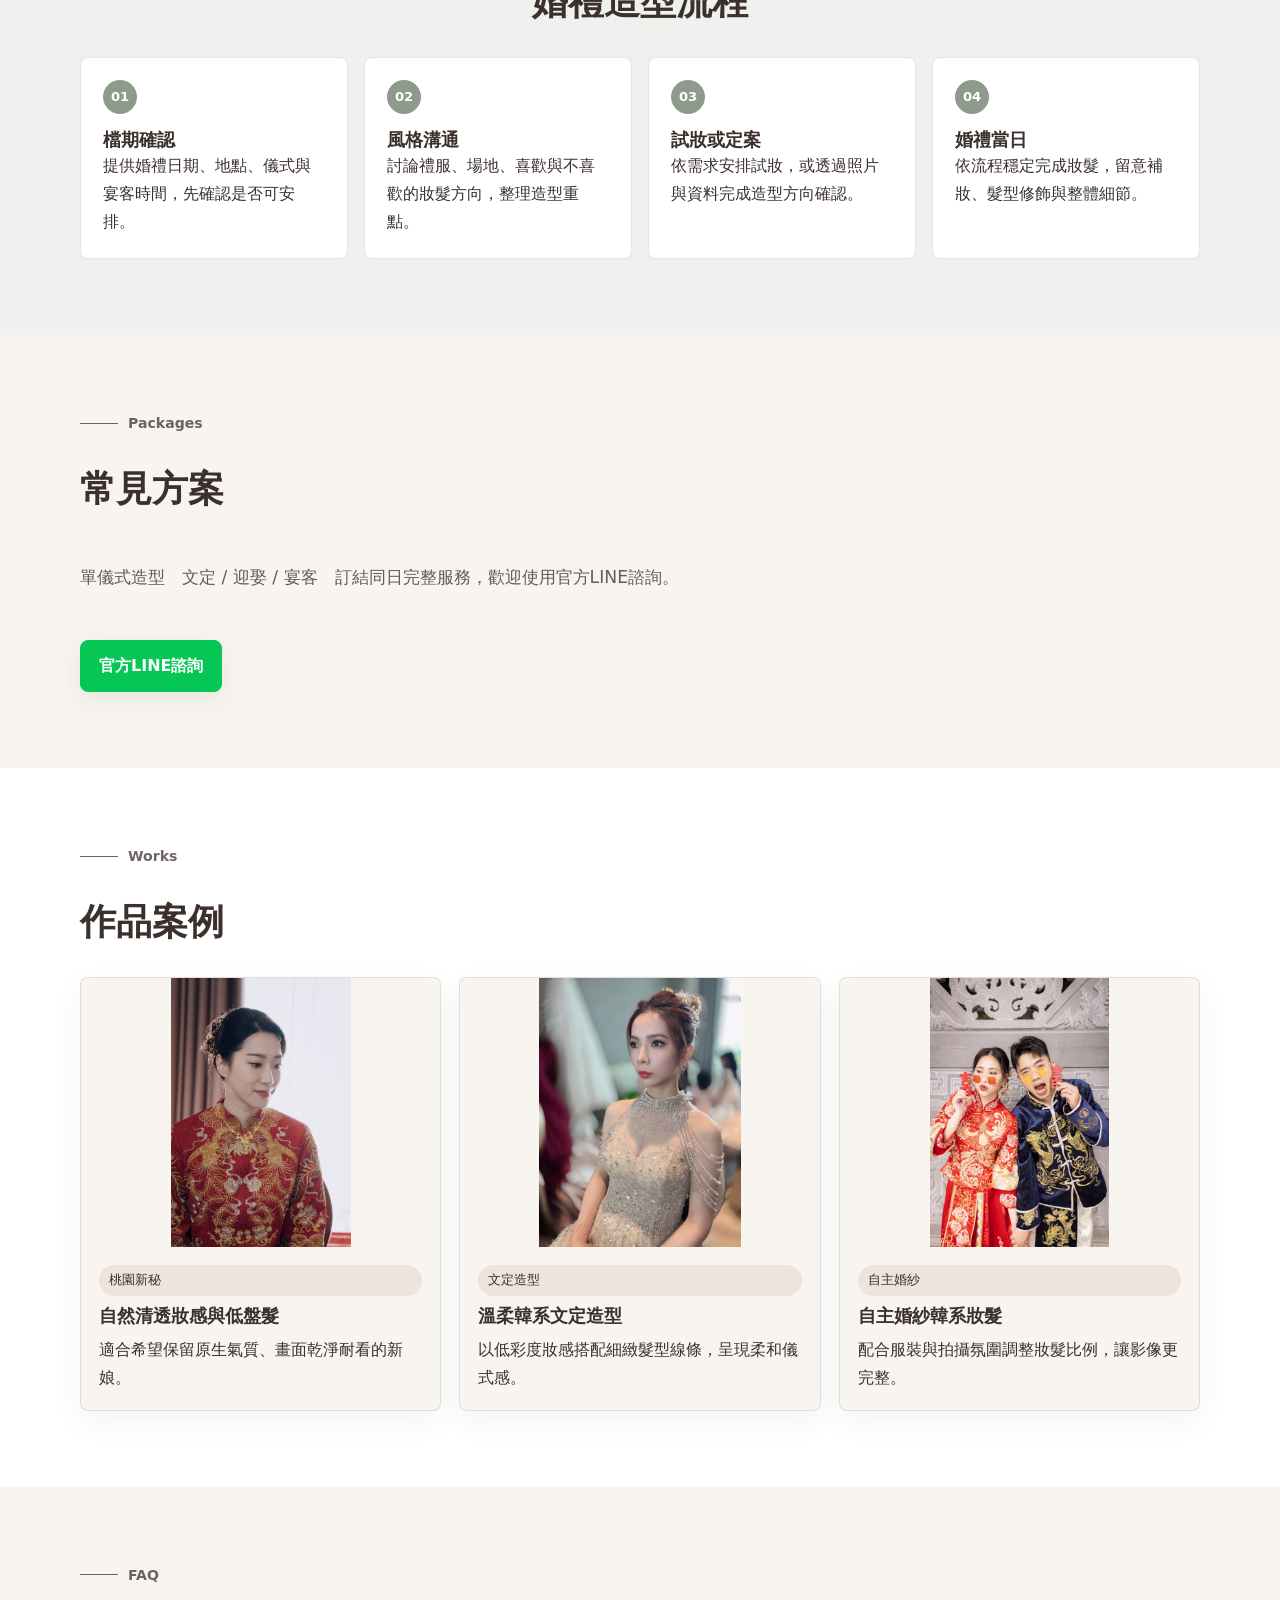
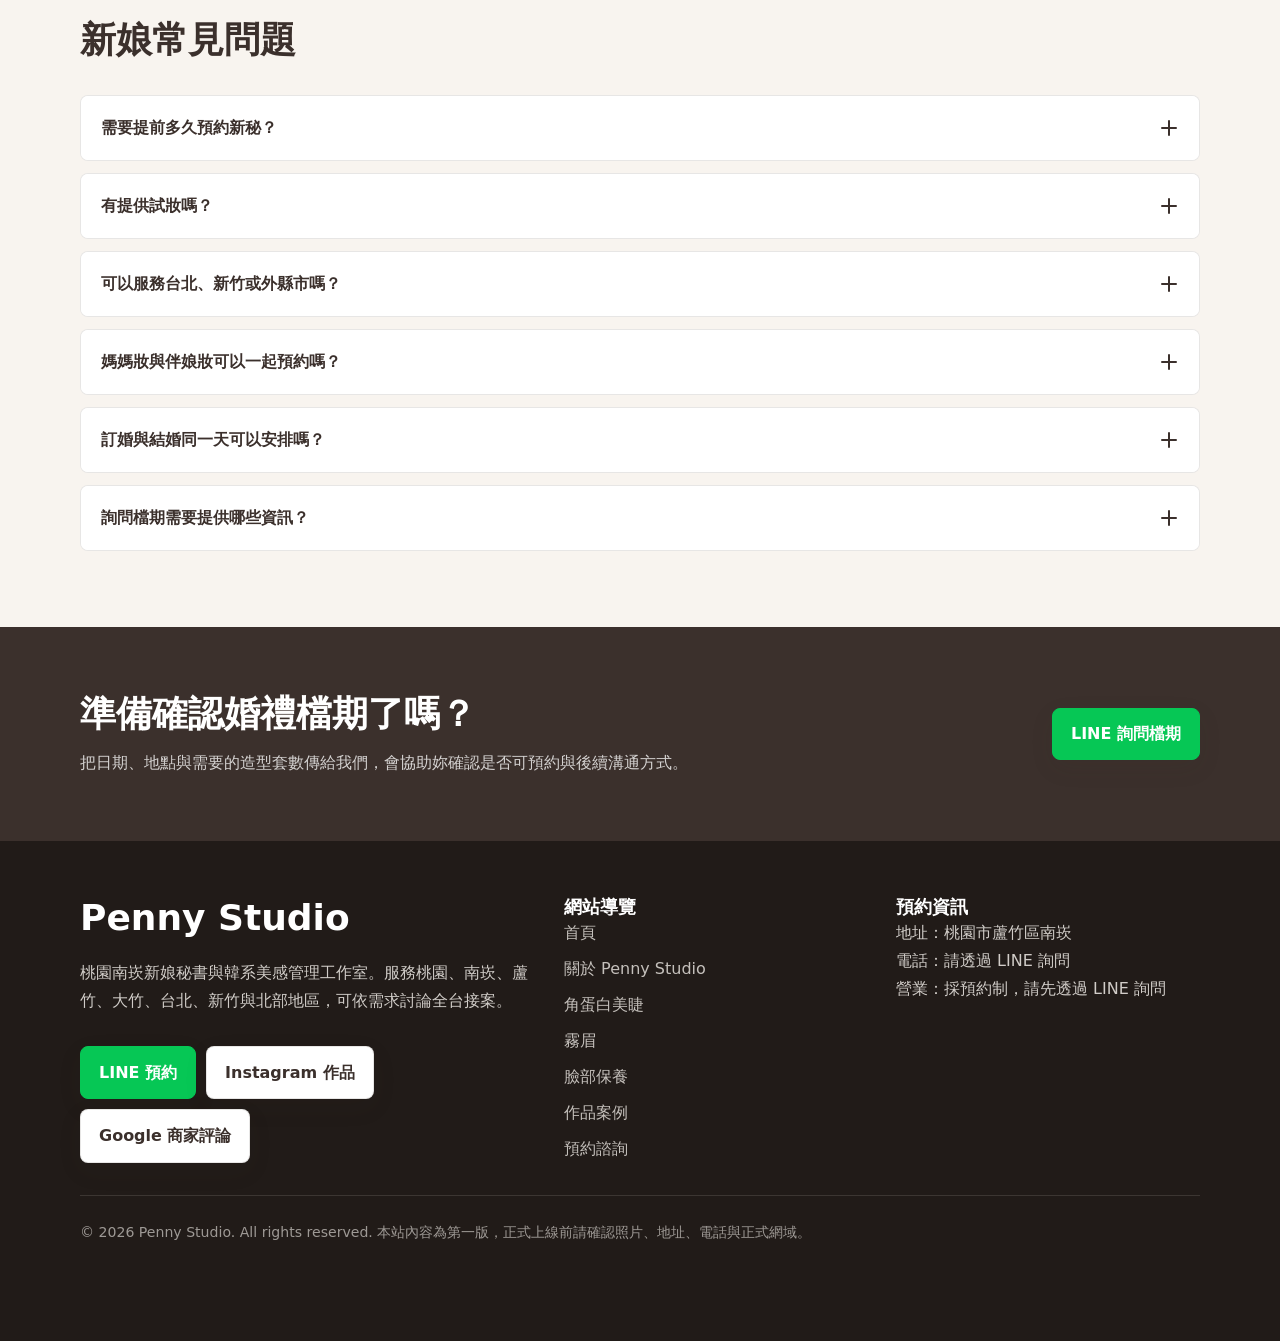
<file: bridal.html>
<!doctype html>
<html lang="zh-Hant-TW">
<head>
  <meta charset="utf-8">
  <meta name="viewport" content="width=device-width, initial-scale=1">
  <title>桃園南崁新娘秘書推薦｜Penny Studio 韓系自然妝感婚禮造型</title>
  <meta name="description" content="Penny Studio 提供桃園南崁新娘秘書、婚禮妝髮與韓系自然妝感造型，重視婚前溝通、臉型比例、髮型修飾與婚禮當日穩定度。">
  <link rel="canonical" href="https://aa98100-pennystudio.github.io/pennystudio-official/bridal.html">
  <meta property="og:type" content="website">
  <meta property="og:site_name" content="Penny Studio">
  <meta property="og:title" content="桃園南崁新娘秘書推薦｜Penny Studio 韓系自然妝感婚禮造型">
  <meta property="og:description" content="桃園新秘、南崁新秘與韓系婚禮造型服務，專注自然清透、溫柔高級與耐看妝感。">
  <meta property="og:url" content="https://aa98100-pennystudio.github.io/pennystudio-official/bridal.html">
  <meta property="og:image" content="https://aa98100-pennystudio.github.io/pennystudio-official/assets/images/works/wedding-natural-low-bun.jpg">
  <meta name="twitter:card" content="summary_large_image">
  <meta name="twitter:title" content="桃園南崁新娘秘書推薦｜Penny Studio 韓系自然妝感婚禮造型">
  <meta name="twitter:description" content="Penny Studio 提供桃園南崁新娘秘書與婚禮妝髮，依臉型與氣質客製自然妝感。">
  <meta name="twitter:image" content="https://aa98100-pennystudio.github.io/pennystudio-official/assets/images/works/wedding-natural-low-bun.jpg">
  <link rel="icon" href="assets/icons/favicon.svg" type="image/svg+xml">
  <link rel="stylesheet" href="css/style.css">
  <script type="application/ld+json">
  {
    "@context": "https://schema.org",
    "@graph": [
      {
        "@type": "Service",
        "@id": "https://aa98100-pennystudio.github.io/pennystudio-official/bridal.html#service",
        "name": "桃園南崁新娘秘書與婚禮造型",
        "provider": { "@type": "BeautySalon", "name": "Penny Studio", "url": "https://aa98100-pennystudio.github.io/pennystudio-official/" },
        "areaServed": ["桃園", "南崁", "蘆竹", "台北", "新竹", "北部地區"],
        "serviceType": ["新娘秘書", "婚禮妝髮", "自主婚紗造型", "媽媽妝", "伴娘妝"],
        "description": "Penny Studio 提供自然清透的韓系新娘秘書與婚禮妝髮服務，重視婚前溝通、臉型比例與婚禮當日穩定度。"
      },
      {
        "@type": "WebPage",
        "@id": "https://aa98100-pennystudio.github.io/pennystudio-official/bridal.html#webpage",
        "url": "https://aa98100-pennystudio.github.io/pennystudio-official/bridal.html",
        "name": "桃園南崁新娘秘書推薦｜Penny Studio 韓系自然妝感婚禮造型",
        "description": "Penny Studio 提供桃園南崁新娘秘書、婚禮妝髮與韓系自然妝感造型。",
        "mainEntity": { "@id": "https://aa98100-pennystudio.github.io/pennystudio-official/bridal.html#service" }
      },
      {
        "@type": "BreadcrumbList",
        "@id": "https://aa98100-pennystudio.github.io/pennystudio-official/bridal.html#breadcrumb",
        "itemListElement": [
          { "@type": "ListItem", "position": 1, "name": "首頁", "item": "https://aa98100-pennystudio.github.io/pennystudio-official/" },
          { "@type": "ListItem", "position": 2, "name": "新娘秘書", "item": "https://aa98100-pennystudio.github.io/pennystudio-official/bridal.html" }
        ]
      }
    ]
  }
  </script>
</head>
<body data-page="bridal">
  <a class="skip-link" href="#main">跳到主要內容</a>
  <header class="site-header" data-header>
    <div class="header-inner">
      <a class="brand" href="index.html" aria-label="Penny Studio 首頁">
        <span class="brand-mark" aria-hidden="true">P</span>
        <span class="brand-text"><span class="brand-name">Penny Studio</span><span class="brand-subtitle">Bridal & Beauty</span></span>
      </a>
      <nav class="site-nav" id="site-nav" aria-label="主要導覽">
        <a href="index.html" data-nav-page="home">首頁</a>
        <a href="about.html" data-nav-page="about">關於 Penny Studio</a>
        <a href="bridal.html" data-nav-page="bridal">新娘秘書</a>
        <a href="lash-keratin.html" data-nav-page="lash">角蛋白美睫</a>
        <a href="brow.html" data-nav-page="brow">霧眉</a>
        <a href="facial-care.html" data-nav-page="facial">臉部保養</a>
        <a href="works.html" data-nav-page="works">作品案例</a>
        <a href="faq.html" data-nav-page="faq">FAQ</a>
        <a href="https://lin.ee/zKgRbTT" target="_blank" rel="noopener noreferrer" data-nav-page="contact" data-line-cta>預約諮詢</a>
        <a href="https://lin.ee/zKgRbTT" target="_blank" rel="noopener noreferrer" class="nav-cta" data-line-cta>LINE 詢問檔期</a>
      </nav>
      <button class="nav-toggle" type="button" aria-label="開啟選單" aria-controls="site-nav" aria-expanded="false" data-nav-toggle>
        <span class="nav-toggle-lines" aria-hidden="true"></span>
      </button>
    </div>
  </header>

  <main id="main">
    <div class="breadcrumb-wrap">
      <nav class="breadcrumb container" aria-label="Breadcrumb">
        <ol>
          <li><a href="index.html">首頁</a></li>
          <li aria-current="page">新娘秘書</li>
        </ol>
      </nav>
    </div>

    <section class="hero hero-compact">
      <div class="hero-bg">
        <img src="assets/images/works/wedding-natural-low-bun.jpg" alt="桃園南崁新娘秘書自然清透妝感與低盤髮婚禮造型" decoding="async">
      </div>
      <div class="hero-content">
        <p class="eyebrow">Bridal Styling</p>
        <h1>桃園南崁新娘秘書｜自然清透的韓系婚禮造型</h1>
        <p class="lead">以自然清透、溫柔高級與耐看妝感為核心，依照妳的臉型、氣質、禮服與婚禮風格設計專屬妝髮。</p>
        <div class="hero-actions">
          <a href="https://lin.ee/zKgRbTT" target="_blank" rel="noopener noreferrer" class="button line" data-line-cta>LINE 詢問檔期</a>
          <a class="button" href="https://www.instagram.com/penny_studio_?igsh=MW9hN3NlZTcxYmJwdA==" target="_blank" rel="noopener noreferrer">查看婚禮作品</a>
        </div>
      </div>
    </section>

    <section class="section section-alt">
      <div class="container two-column">
        <div class="section-header reveal">
          <p class="eyebrow">For Bride</p>
          <h2>適合對象</h2>
        </div>
        <div class="content-stack reveal">
          <p>適合喜歡韓系自然妝感、希望婚禮當天保有自己樣子的準新娘，也適合重視細節溝通、希望妝髮與禮服、場地、氣質一致的人。</p>
          <ul class="text-list">
            <li>桃園、南崁、蘆竹、大竹準新娘。</li>
            <li>需要台北、新竹或北部地區婚禮造型服務。</li>
            <li>喜歡自然清透、溫柔高級、耐看的妝髮。</li>
            <li>需要文定、迎娶、宴客、訂結同日或自主婚紗造型。</li>
          </ul>
        </div>
      </div>
    </section>

    <section class="section">
      <div class="container">
        <div class="section-header reveal">
          <p class="eyebrow">Service Items</p>
          <h2>服務內容</h2>
          <p>可依婚禮流程、場地時間與造型套數安排，實際內容請以 LINE 溝通確認。</p>
        </div>
        <div class="card-grid three">
          <article class="service-card reveal"><h3>新娘妝髮</h3><p>文定、迎娶、宴客、訂結同日，依婚禮流程設計妝髮節奏。</p></article>
          <article class="service-card reveal"><h3>親友妝髮</h3><p>媽媽妝、伴娘妝與親友妝髮，可依人數與時間討論安排。</p></article>
          <article class="service-card reveal"><h3>自主婚紗造型</h3><p>配合拍攝風格與服裝，整理耐看、自然、有畫面感的妝髮。</p></article>
        </div>
      </div>
    </section>

    <section class="section section-soft">
      <div class="container">
        <div class="section-header center reveal">
          <p class="eyebrow">Process</p>
          <h2>婚禮造型流程</h2>
        </div>
        <div class="process">
          <article class="process-step reveal"><h3>檔期確認</h3><p>提供婚禮日期、地點、儀式與宴客時間，先確認是否可安排。</p></article>
          <article class="process-step reveal"><h3>風格溝通</h3><p>討論禮服、場地、喜歡與不喜歡的妝髮方向，整理造型重點。</p></article>
          <article class="process-step reveal"><h3>試妝或定案</h3><p>依需求安排試妝，或透過照片與資料完成造型方向確認。</p></article>
          <article class="process-step reveal"><h3>婚禮當日</h3><p>依流程穩定完成妝髮，留意補妝、髮型修飾與整體細節。</p></article>
        </div>
      </div>
    </section>

    <section class="section">
      <div class="container">
        <div class="section-header reveal">
          <p class="eyebrow">Packages</p>
          <h2>常見方案</h2>
        </div>
        <div class="content-stack reveal">
          <p class="lead">單儀式造型　文定 / 迎娶 / 宴客　訂結同日完整服務，歡迎使用官方LINE諮詢。</p>
          <div class="button-row">
            <a href="https://lin.ee/zKgRbTT" target="_blank" rel="noopener noreferrer" class="button line" data-line-cta>官方LINE諮詢</a>
          </div>
        </div>
      </div>
    </section>

    <section class="section section-alt">
      <div class="container">
        <div class="section-header reveal">
          <p class="eyebrow">Works</p>
          <h2>作品案例</h2>
        </div>
        <div class="card-grid three">
          <article class="case-card image-card reveal">
            <img src="assets/images/works/wedding-natural-low-bun.jpg" alt="自然清透妝感與低盤髮婚禮造型案例" loading="lazy" decoding="async">
            <div class="image-card-body">
              <p class="tag">桃園新秘</p>
              <h3>自然清透妝感與低盤髮</h3>
              <p>適合希望保留原生氣質、畫面乾淨耐看的新娘。</p>
            </div>
          </article>
          <article class="case-card image-card reveal">
            <img src="assets/images/works/wedding-korean-engagement.jpg" alt="溫柔韓系文定造型案例" loading="lazy" decoding="async">
            <div class="image-card-body">
              <p class="tag">文定造型</p>
              <h3>溫柔韓系文定造型</h3>
              <p>以低彩度妝感搭配細緻髮型線條，呈現柔和儀式感。</p>
            </div>
          </article>
          <article class="case-card image-card reveal">
            <img src="assets/images/works/wedding-bridal-session.jpg" alt="自主婚紗韓系妝髮造型案例" loading="lazy" decoding="async">
            <div class="image-card-body">
              <p class="tag">自主婚紗</p>
              <h3>自主婚紗韓系妝髮</h3>
              <p>配合服裝與拍攝氛圍調整妝髮比例，讓影像更完整。</p>
            </div>
          </article>
        </div>
      </div>
    </section>

    <section class="section">
      <div class="container">
        <div class="section-header reveal">
          <p class="eyebrow">FAQ</p>
          <h2>新娘常見問題</h2>
        </div>
        <div class="faq-list">
          <article class="faq-item reveal"><button class="faq-question" type="button" aria-expanded="false">需要提前多久預約新秘？<span class="faq-icon" aria-hidden="true"></span></button><div class="faq-answer" hidden><p>熱門日期建議 6 到 12 個月前詢問，若是好日子、連假或年底婚期，越早確認越能保留完整溝通時間。</p></div></article>
          <article class="faq-item reveal"><button class="faq-question" type="button" aria-expanded="false">有提供試妝嗎？<span class="faq-icon" aria-hidden="true"></span></button><div class="faq-answer" hidden><p>可依需求討論試妝安排。試妝能協助確認妝感、髮型方向與婚禮當日的整體比例。</p></div></article>
          <article class="faq-item reveal"><button class="faq-question" type="button" aria-expanded="false">可以服務台北、新竹或外縣市嗎？<span class="faq-icon" aria-hidden="true"></span></button><div class="faq-answer" hidden><p>主要服務桃園、南崁與北部地區，台北、新竹或其他縣市可依日期、地點與流程討論交通與服務安排。</p></div></article>
          <article class="faq-item reveal"><button class="faq-question" type="button" aria-expanded="false">媽媽妝與伴娘妝可以一起預約嗎？<span class="faq-icon" aria-hidden="true"></span></button><div class="faq-answer" hidden><p>可以，請先提供人數、完成時間與是否需要髮型，方便評估當天時間與人力安排。</p></div></article>
          <article class="faq-item reveal"><button class="faq-question" type="button" aria-expanded="false">訂婚與結婚同一天可以安排嗎？<span class="faq-icon" aria-hidden="true"></span></button><div class="faq-answer" hidden><p>可以依流程討論造型套數、換裝時間與妝髮維持方式，讓整天節奏更穩定。</p></div></article>
          <article class="faq-item reveal"><button class="faq-question" type="button" aria-expanded="false">詢問檔期需要提供哪些資訊？<span class="faq-icon" aria-hidden="true"></span></button><div class="faq-answer" hidden><p>請提供婚禮日期、儀式與宴客時間、地點、造型套數、是否需要親友妝髮、喜歡的妝髮風格與是否需要試妝。</p></div></article>
        </div>
      </div>
    </section>

    <section class="cta-band">
      <div class="container cta-inner">
        <div>
          <h2>準備確認婚禮檔期了嗎？</h2>
          <p>把日期、地點與需要的造型套數傳給我們，會協助妳確認是否可預約與後續溝通方式。</p>
        </div>
        <a href="https://lin.ee/zKgRbTT" target="_blank" rel="noopener noreferrer" class="button line" data-line-cta>LINE 詢問檔期</a>
      </div>
    </section>
  </main>

  <footer class="site-footer">
    <div class="container">
      <div class="footer-grid">
        <div class="footer-brand">
          <h2>Penny Studio</h2>
          <p>桃園南崁新娘秘書與韓系美感管理工作室。服務桃園、南崁、蘆竹、大竹、台北、新竹與北部地區，可依需求討論全台接案。</p>
          <div class="footer-actions">
            <a href="https://lin.ee/zKgRbTT" target="_blank" rel="noopener noreferrer" class="button line" data-line-cta>LINE 預約</a>
            <a class="button" href="https://www.instagram.com/penny_studio_?igsh=MW9hN3NlZTcxYmJwdA==" target="_blank" rel="noopener noreferrer">Instagram 作品</a>
            <a class="button" href="https://maps.app.goo.gl/C7DK2LivzjPGuZda6?g_st=ifm" target="_blank" rel="noopener noreferrer">Google 商家評論</a>
          </div>
        </div>
        <div>
          <h3>網站導覽</h3>
          <div class="footer-links">
            <a href="index.html">首頁</a>
            <a href="about.html">關於 Penny Studio</a>
            <a href="lash-keratin.html">角蛋白美睫</a>
            <a href="brow.html">霧眉</a>
            <a href="facial-care.html">臉部保養</a>
            <a href="works.html">作品案例</a>
            <a href="https://lin.ee/zKgRbTT" target="_blank" rel="noopener noreferrer" data-line-cta>預約諮詢</a>
          </div>
        </div>
        <div>
          <h3>預約資訊</h3>
          <p>地址：桃園市蘆竹區南崁</p>
          <p>電話：請透過 LINE 詢問</p>
          <p>營業：採預約制，請先透過 LINE 詢問</p>
                  </div>
      </div>
      <p class="footer-note">© 2026 Penny Studio. All rights reserved. 本站內容為第一版，正式上線前請確認照片、地址、電話與正式網域。</p>
    </div>
  </footer>

  <a href="https://lin.ee/zKgRbTT" target="_blank" rel="noopener noreferrer" class="mobile-line-cta" data-line-cta>LINE 詢問檔期</a>
  <button class="back-to-top" type="button" aria-label="返回頂部" data-back-to-top>↑</button>
  <script src="js/main.js" defer></script>
</body>
</html>
</file>
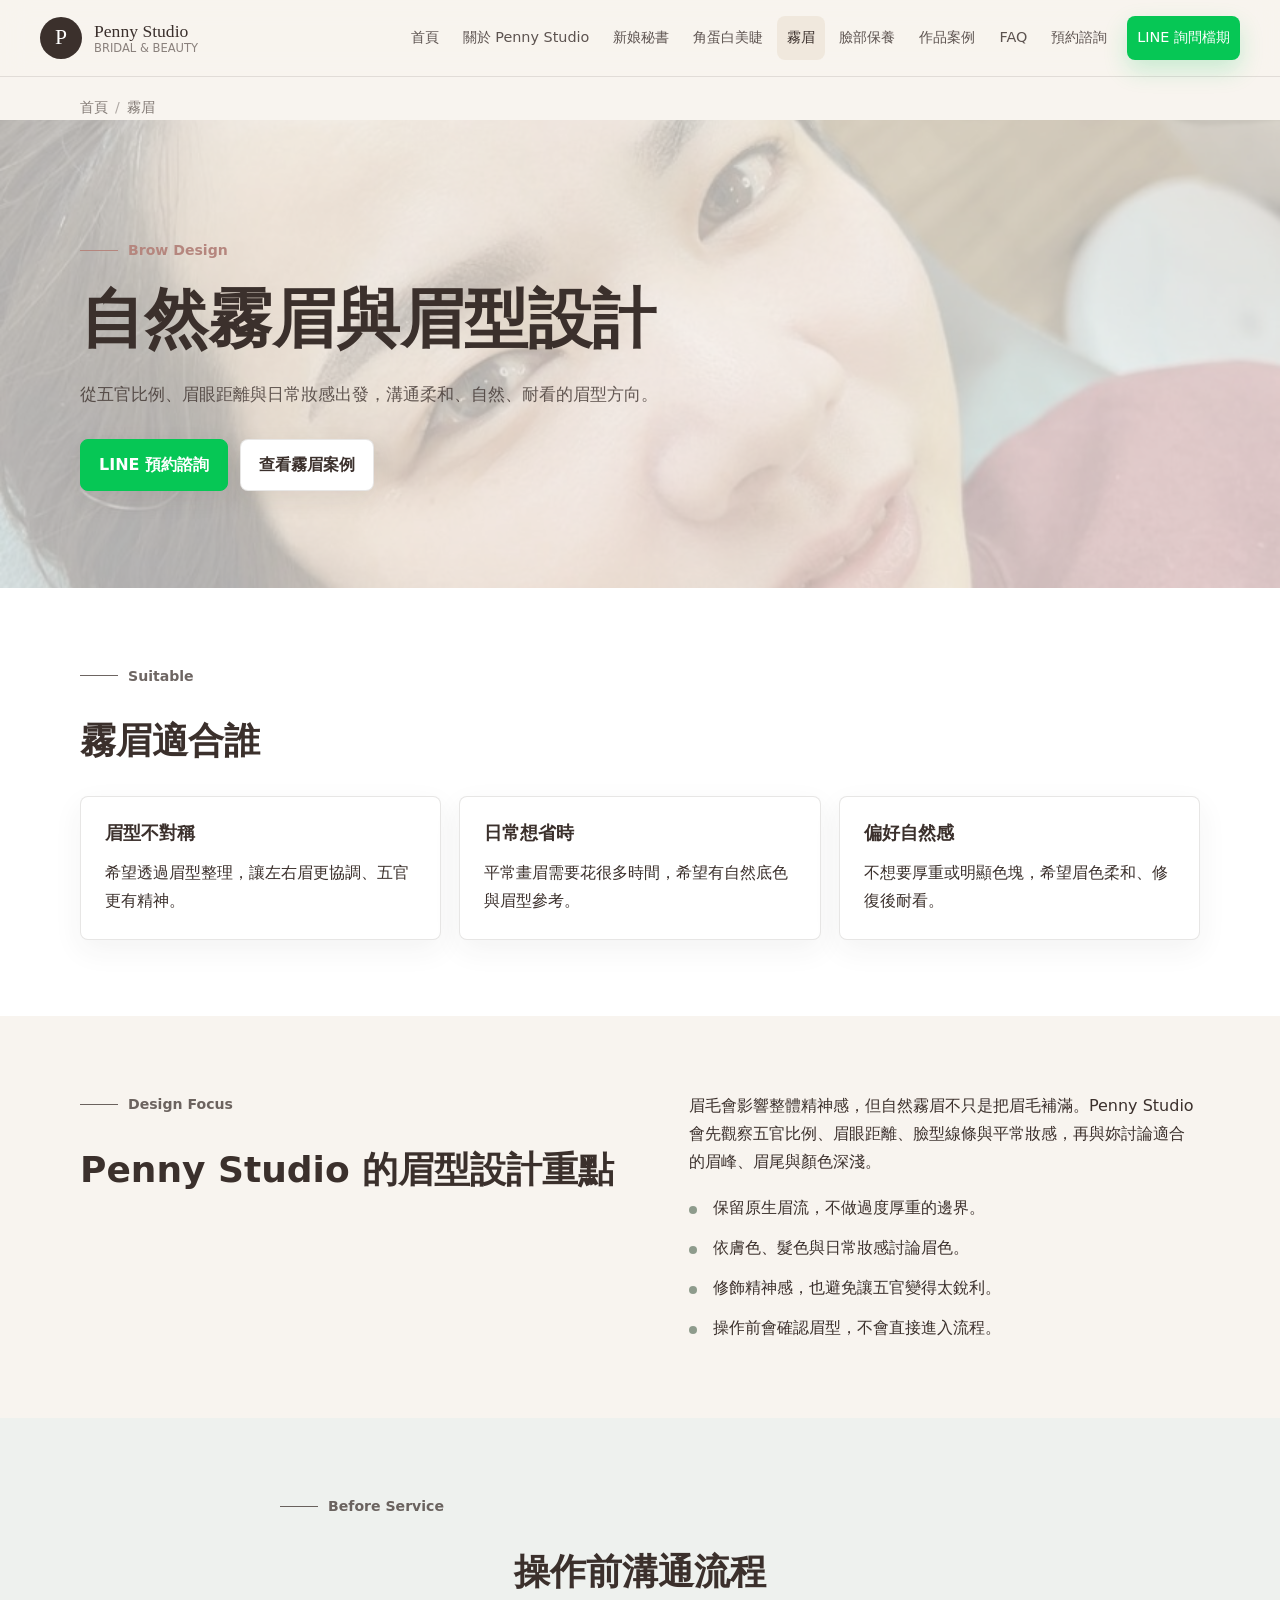
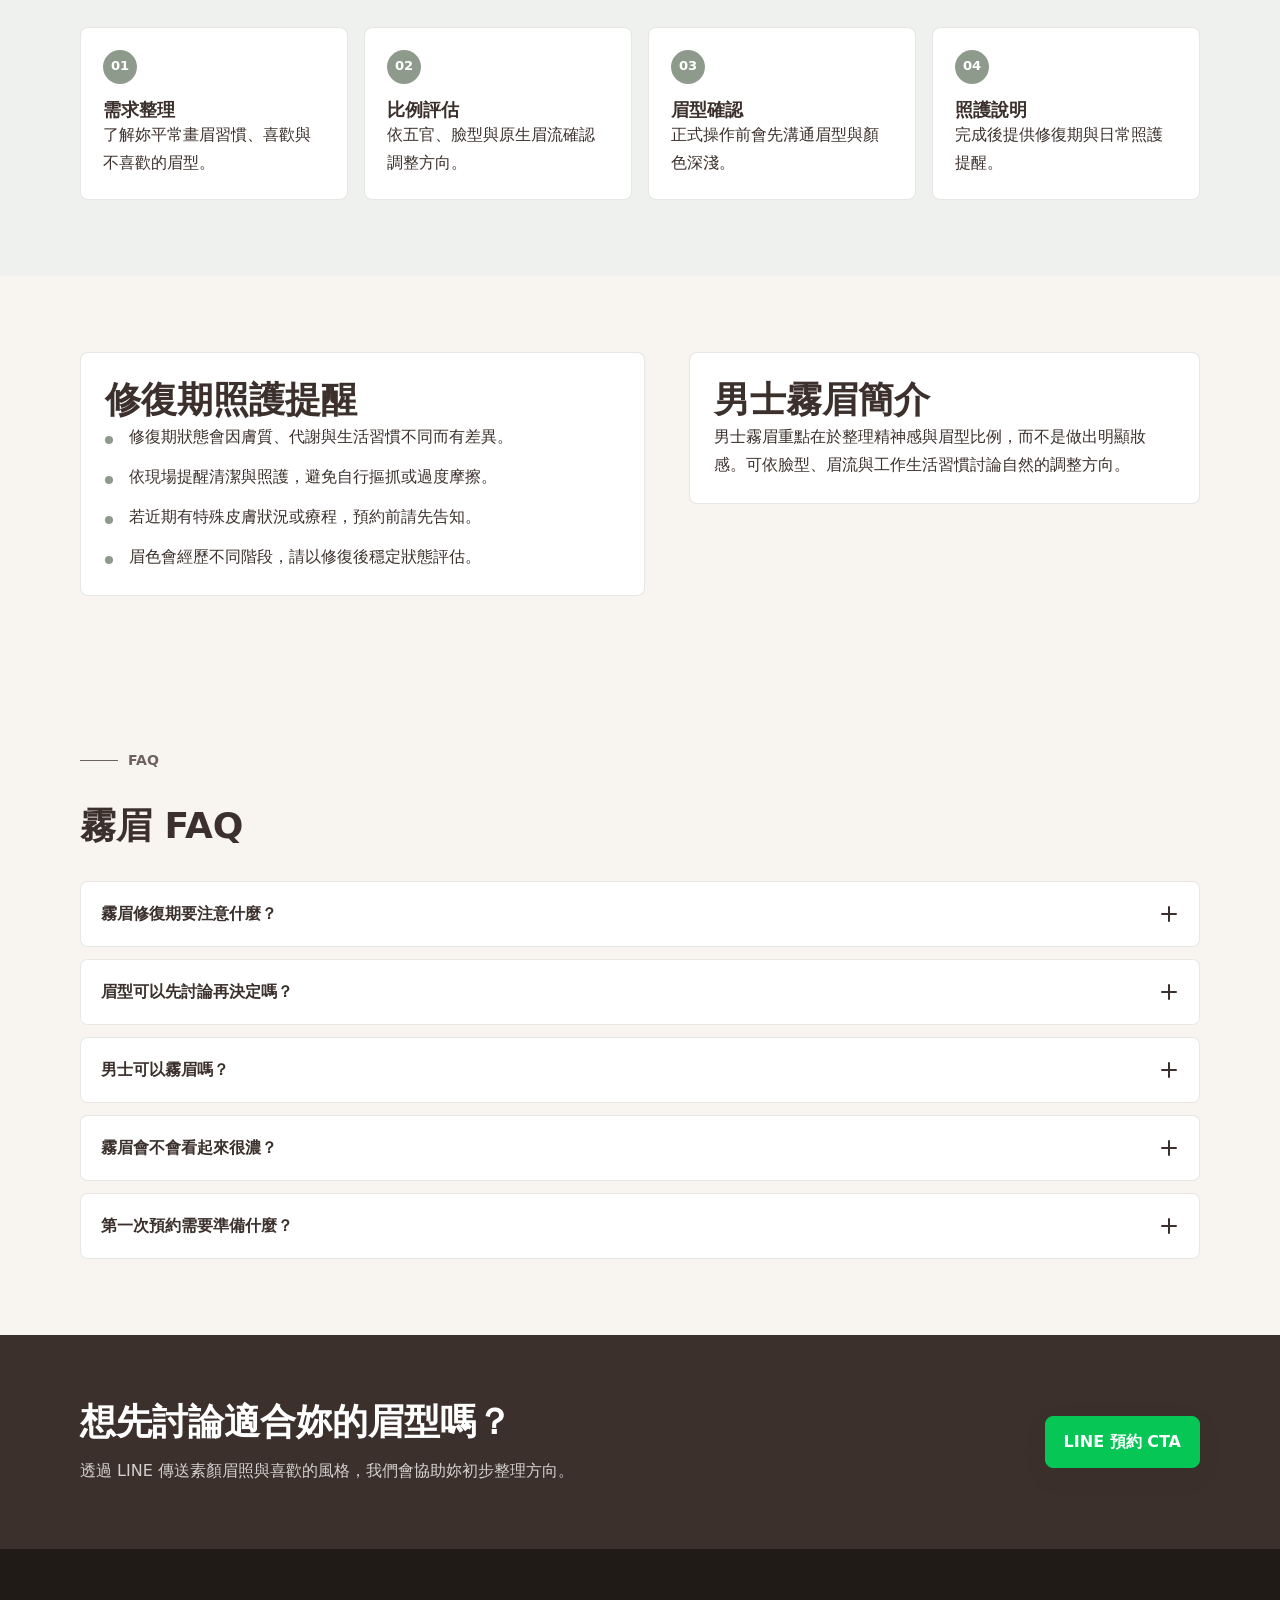
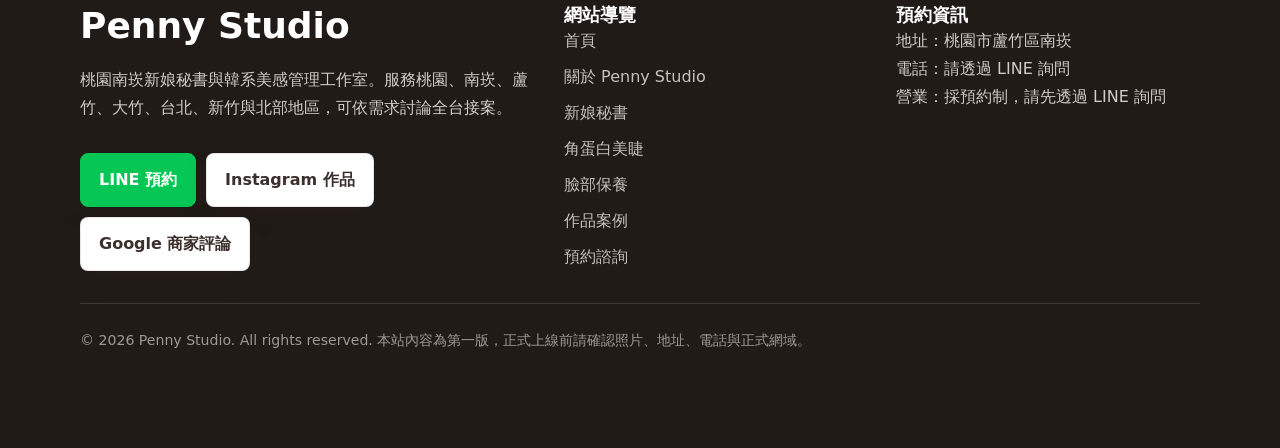
<file: brow.html>
<!doctype html>
<html lang="zh-Hant-TW">
<head>
  <meta charset="utf-8">
  <meta name="viewport" content="width=device-width, initial-scale=1">
  <title>桃園南崁霧眉｜自然霧眉與眉型設計｜Penny Studio</title>
  <meta name="description" content="Penny Studio 提供桃園南崁自然霧眉與眉型設計，依五官比例、氣質與生活習慣溝通，包含女士與男士霧眉需求。">
  <link rel="canonical" href="https://aa98100-pennystudio.github.io/pennystudio-official/brow.html">
  <meta property="og:type" content="website">
  <meta property="og:site_name" content="Penny Studio">
  <meta property="og:title" content="桃園南崁霧眉｜自然霧眉與眉型設計｜Penny Studio">
  <meta property="og:description" content="自然霧眉、眉型設計與男士霧眉諮詢，依五官比例與日常妝感溝通。">
  <meta property="og:url" content="https://aa98100-pennystudio.github.io/pennystudio-official/brow.html">
  <meta property="og:image" content="https://aa98100-pennystudio.github.io/pennystudio-official/assets/images/works/brow-natural-proportion.jpg">
  <meta name="twitter:card" content="summary_large_image">
  <meta name="twitter:title" content="桃園南崁霧眉｜自然霧眉與眉型設計｜Penny Studio">
  <meta name="twitter:description" content="Penny Studio 提供自然霧眉與眉型設計，讓眉眼更柔和耐看。">
  <meta name="twitter:image" content="https://aa98100-pennystudio.github.io/pennystudio-official/assets/images/works/brow-natural-proportion.jpg">
  <link rel="icon" href="assets/icons/favicon.svg" type="image/svg+xml">
  <link rel="stylesheet" href="css/style.css">
  <script type="application/ld+json">
  {
    "@context": "https://schema.org",
    "@graph": [
      {
        "@type": "Service",
        "@id": "https://aa98100-pennystudio.github.io/pennystudio-official/brow.html#service",
        "name": "自然霧眉與眉型設計",
        "provider": { "@type": "BeautySalon", "name": "Penny Studio", "url": "https://aa98100-pennystudio.github.io/pennystudio-official/" },
        "areaServed": ["桃園", "南崁", "蘆竹", "北部地區"],
        "serviceType": ["桃園霧眉", "南崁霧眉", "眉型設計", "男士霧眉"],
        "description": "依五官比例、氣質與生活習慣溝通自然霧眉與眉型設計。"
      },
      {
        "@type": "WebPage",
        "@id": "https://aa98100-pennystudio.github.io/pennystudio-official/brow.html#webpage",
        "url": "https://aa98100-pennystudio.github.io/pennystudio-official/brow.html",
        "name": "桃園南崁霧眉｜自然霧眉與眉型設計｜Penny Studio",
        "description": "Penny Studio 提供桃園南崁自然霧眉與眉型設計，包含女士與男士霧眉需求。",
        "mainEntity": { "@id": "https://aa98100-pennystudio.github.io/pennystudio-official/brow.html#service" }
      },
      {
        "@type": "BreadcrumbList",
        "@id": "https://aa98100-pennystudio.github.io/pennystudio-official/brow.html#breadcrumb",
        "itemListElement": [
          { "@type": "ListItem", "position": 1, "name": "首頁", "item": "https://aa98100-pennystudio.github.io/pennystudio-official/" },
          { "@type": "ListItem", "position": 2, "name": "霧眉", "item": "https://aa98100-pennystudio.github.io/pennystudio-official/brow.html" }
        ]
      }
    ]
  }
  </script>
</head>
<body data-page="brow">
  <a class="skip-link" href="#main">跳到主要內容</a>
  <header class="site-header" data-header>
    <div class="header-inner">
      <a class="brand" href="index.html" aria-label="Penny Studio 首頁">
        <span class="brand-mark" aria-hidden="true">P</span>
        <span class="brand-text"><span class="brand-name">Penny Studio</span><span class="brand-subtitle">Bridal & Beauty</span></span>
      </a>
      <nav class="site-nav" id="site-nav" aria-label="主要導覽">
        <a href="index.html" data-nav-page="home">首頁</a>
        <a href="about.html" data-nav-page="about">關於 Penny Studio</a>
        <a href="bridal.html" data-nav-page="bridal">新娘秘書</a>
        <a href="lash-keratin.html" data-nav-page="lash">角蛋白美睫</a>
        <a href="brow.html" data-nav-page="brow">霧眉</a>
        <a href="facial-care.html" data-nav-page="facial">臉部保養</a>
        <a href="works.html" data-nav-page="works">作品案例</a>
        <a href="faq.html" data-nav-page="faq">FAQ</a>
        <a href="https://lin.ee/zKgRbTT" target="_blank" rel="noopener noreferrer" data-nav-page="contact" data-line-cta>預約諮詢</a>
        <a href="https://lin.ee/zKgRbTT" target="_blank" rel="noopener noreferrer" class="nav-cta" data-line-cta>LINE 詢問檔期</a>
      </nav>
      <button class="nav-toggle" type="button" aria-label="開啟選單" aria-controls="site-nav" aria-expanded="false" data-nav-toggle>
        <span class="nav-toggle-lines" aria-hidden="true"></span>
      </button>
    </div>
  </header>

  <main id="main">
    <div class="breadcrumb-wrap">
      <nav class="breadcrumb container" aria-label="Breadcrumb">
        <ol>
          <li><a href="index.html">首頁</a></li>
          <li aria-current="page">霧眉</li>
        </ol>
      </nav>
    </div>

    <section class="hero hero-compact">
      <div class="hero-bg">
        <img src="assets/images/works/brow-natural-proportion.jpg" alt="桃園南崁自然霧眉與五官比例調整案例" decoding="async">
      </div>
      <div class="hero-content">
        <p class="eyebrow">Brow Design</p>
        <h1>自然霧眉與眉型設計</h1>
        <p class="lead">從五官比例、眉眼距離與日常妝感出發，溝通柔和、自然、耐看的眉型方向。</p>
        <div class="hero-actions">
          <a href="https://lin.ee/zKgRbTT" target="_blank" rel="noopener noreferrer" class="button line" data-line-cta>LINE 預約諮詢</a>
          <a class="button" href="https://www.instagram.com/penny.eyelash?igsh=MWJ5Mmo3NDc5bGtlZw==" target="_blank" rel="noopener noreferrer">查看霧眉案例</a>
        </div>
      </div>
    </section>

    <section class="section section-alt">
      <div class="container">
        <div class="section-header reveal">
          <p class="eyebrow">Suitable</p>
          <h2>霧眉適合誰</h2>
        </div>
        <div class="card-grid three">
          <article class="service-card reveal"><h3>眉型不對稱</h3><p>希望透過眉型整理，讓左右眉更協調、五官更有精神。</p></article>
          <article class="service-card reveal"><h3>日常想省時</h3><p>平常畫眉需要花很多時間，希望有自然底色與眉型參考。</p></article>
          <article class="service-card reveal"><h3>偏好自然感</h3><p>不想要厚重或明顯色塊，希望眉色柔和、修復後耐看。</p></article>
        </div>
      </div>
    </section>

    <section class="section">
      <div class="container two-column">
        <div class="section-header reveal">
          <p class="eyebrow">Design Focus</p>
          <h2>Penny Studio 的眉型設計重點</h2>
        </div>
        <div class="content-stack reveal">
          <p>眉毛會影響整體精神感，但自然霧眉不只是把眉毛補滿。Penny Studio 會先觀察五官比例、眉眼距離、臉型線條與平常妝感，再與妳討論適合的眉峰、眉尾與顏色深淺。</p>
          <ul class="text-list">
            <li>保留原生眉流，不做過度厚重的邊界。</li>
            <li>依膚色、髮色與日常妝感討論眉色。</li>
            <li>修飾精神感，也避免讓五官變得太銳利。</li>
            <li>操作前會確認眉型，不會直接進入流程。</li>
          </ul>
        </div>
      </div>
    </section>

    <section class="section section-soft">
      <div class="container">
        <div class="section-header center reveal">
          <p class="eyebrow">Before Service</p>
          <h2>操作前溝通流程</h2>
        </div>
        <div class="process">
          <article class="process-step reveal"><h3>需求整理</h3><p>了解妳平常畫眉習慣、喜歡與不喜歡的眉型。</p></article>
          <article class="process-step reveal"><h3>比例評估</h3><p>依五官、臉型與原生眉流確認調整方向。</p></article>
          <article class="process-step reveal"><h3>眉型確認</h3><p>正式操作前會先溝通眉型與顏色深淺。</p></article>
          <article class="process-step reveal"><h3>照護說明</h3><p>完成後提供修復期與日常照護提醒。</p></article>
        </div>
      </div>
    </section>

    <section class="section">
      <div class="container two-column">
        <div class="info-panel reveal">
          <h2>修復期照護提醒</h2>
          <ul class="text-list">
            <li>修復期狀態會因膚質、代謝與生活習慣不同而有差異。</li>
            <li>依現場提醒清潔與照護，避免自行摳抓或過度摩擦。</li>
            <li>若近期有特殊皮膚狀況或療程，預約前請先告知。</li>
            <li>眉色會經歷不同階段，請以修復後穩定狀態評估。</li>
          </ul>
        </div>
        <div class="info-panel reveal">
          <h2>男士霧眉簡介</h2>
          <p>男士霧眉重點在於整理精神感與眉型比例，而不是做出明顯妝感。可依臉型、眉流與工作生活習慣討論自然的調整方向。</p>
        </div>
      </div>
    </section>

    <section class="section">
      <div class="container">
        <div class="section-header reveal">
          <p class="eyebrow">FAQ</p>
          <h2>霧眉 FAQ</h2>
        </div>
        <div class="faq-list">
          <article class="faq-item reveal"><button class="faq-question" type="button" aria-expanded="false">霧眉修復期要注意什麼？<span class="faq-icon" aria-hidden="true"></span></button><div class="faq-answer" hidden><p>請依現場照護提醒清潔與保養，避免摳抓、過度摩擦或使用不適合的保養品。</p></div></article>
          <article class="faq-item reveal"><button class="faq-question" type="button" aria-expanded="false">眉型可以先討論再決定嗎？<span class="faq-icon" aria-hidden="true"></span></button><div class="faq-answer" hidden><p>可以，操作前會先溝通眉型、顏色與整體方向，確認後才進行。</p></div></article>
          <article class="faq-item reveal"><button class="faq-question" type="button" aria-expanded="false">男士可以霧眉嗎？<span class="faq-icon" aria-hidden="true"></span></button><div class="faq-answer" hidden><p>可以，男士霧眉會以自然、乾淨、提升精神感為主，避免過度妝感。</p></div></article>
          <article class="faq-item reveal"><button class="faq-question" type="button" aria-expanded="false">霧眉會不會看起來很濃？<span class="faq-icon" aria-hidden="true"></span></button><div class="faq-answer" hidden><p>可依妳的日常妝感與偏好討論眉色深淺，Penny Studio 以自然耐看為主要方向。</p></div></article>
          <article class="faq-item reveal"><button class="faq-question" type="button" aria-expanded="false">第一次預約需要準備什麼？<span class="faq-icon" aria-hidden="true"></span></button><div class="faq-answer" hidden><p>可以準備喜歡或不喜歡的眉型照片，並告知近期皮膚狀況、保養習慣或特殊需求。</p></div></article>
        </div>
      </div>
    </section>

    <section class="cta-band">
      <div class="container cta-inner">
        <div>
          <h2>想先討論適合妳的眉型嗎？</h2>
          <p>透過 LINE 傳送素顏眉照與喜歡的風格，我們會協助妳初步整理方向。</p>
        </div>
        <a href="https://lin.ee/zKgRbTT" target="_blank" rel="noopener noreferrer" class="button line" data-line-cta>LINE 預約 CTA</a>
      </div>
    </section>
  </main>

  <footer class="site-footer">
    <div class="container">
      <div class="footer-grid">
        <div class="footer-brand">
          <h2>Penny Studio</h2>
          <p>桃園南崁新娘秘書與韓系美感管理工作室。服務桃園、南崁、蘆竹、大竹、台北、新竹與北部地區，可依需求討論全台接案。</p>
          <div class="footer-actions">
            <a href="https://lin.ee/zKgRbTT" target="_blank" rel="noopener noreferrer" class="button line" data-line-cta>LINE 預約</a>
            <a class="button" href="https://www.instagram.com/penny.eyelash?igsh=MWJ5Mmo3NDc5bGtlZw==" target="_blank" rel="noopener noreferrer">Instagram 作品</a>
            <a class="button" href="https://maps.app.goo.gl/C7DK2LivzjPGuZda6?g_st=ifm" target="_blank" rel="noopener noreferrer">Google 商家評論</a>
          </div>
        </div>
        <div>
          <h3>網站導覽</h3>
          <div class="footer-links">
            <a href="index.html">首頁</a>
            <a href="about.html">關於 Penny Studio</a>
            <a href="bridal.html">新娘秘書</a>
            <a href="lash-keratin.html">角蛋白美睫</a>
            <a href="facial-care.html">臉部保養</a>
            <a href="works.html">作品案例</a>
            <a href="https://lin.ee/zKgRbTT" target="_blank" rel="noopener noreferrer" data-line-cta>預約諮詢</a>
          </div>
        </div>
        <div>
          <h3>預約資訊</h3>
          <p>地址：桃園市蘆竹區南崁</p>
          <p>電話：請透過 LINE 詢問</p>
          <p>營業：採預約制，請先透過 LINE 詢問</p>
                  </div>
      </div>
      <p class="footer-note">© 2026 Penny Studio. All rights reserved. 本站內容為第一版，正式上線前請確認照片、地址、電話與正式網域。</p>
    </div>
  </footer>

  <a href="https://lin.ee/zKgRbTT" target="_blank" rel="noopener noreferrer" class="mobile-line-cta" data-line-cta>LINE 詢問檔期</a>
  <button class="back-to-top" type="button" aria-label="返回頂部" data-back-to-top>↑</button>
  <script src="js/main.js" defer></script>
</body>
</html>
</file>
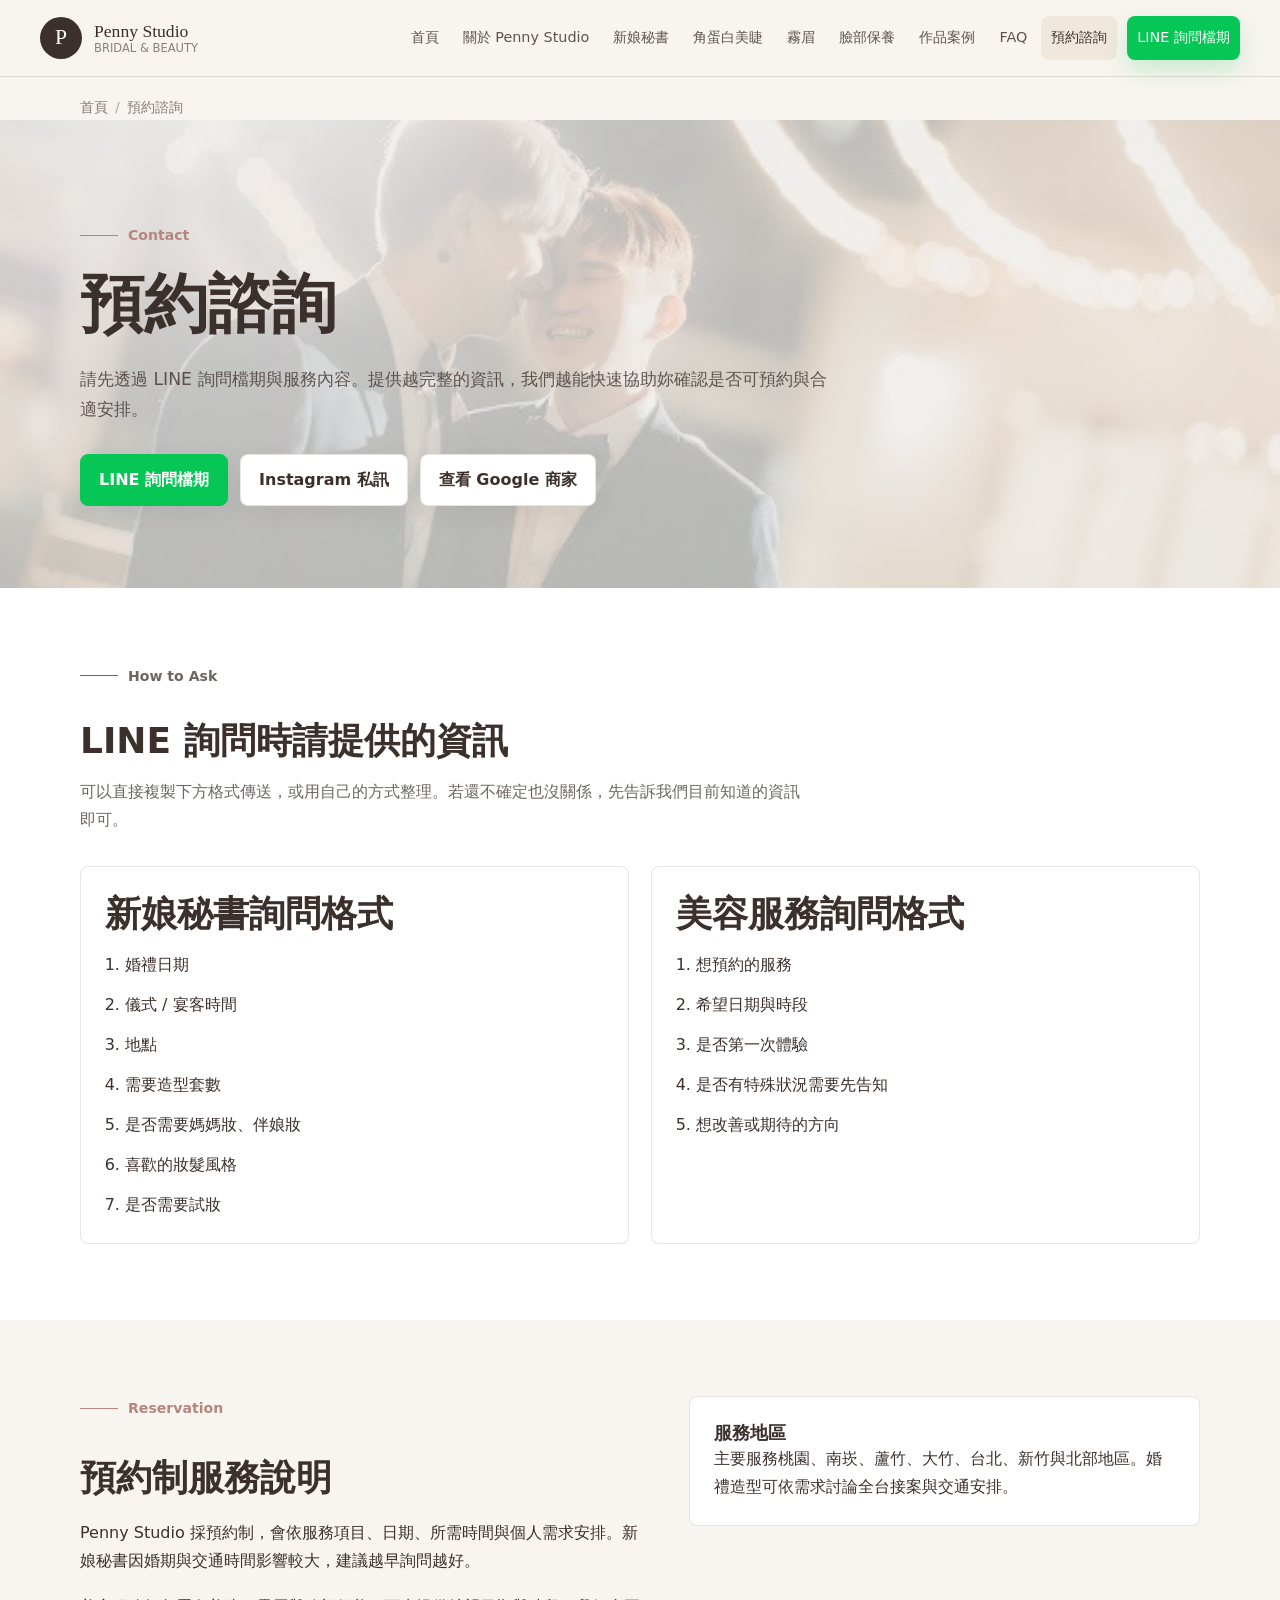
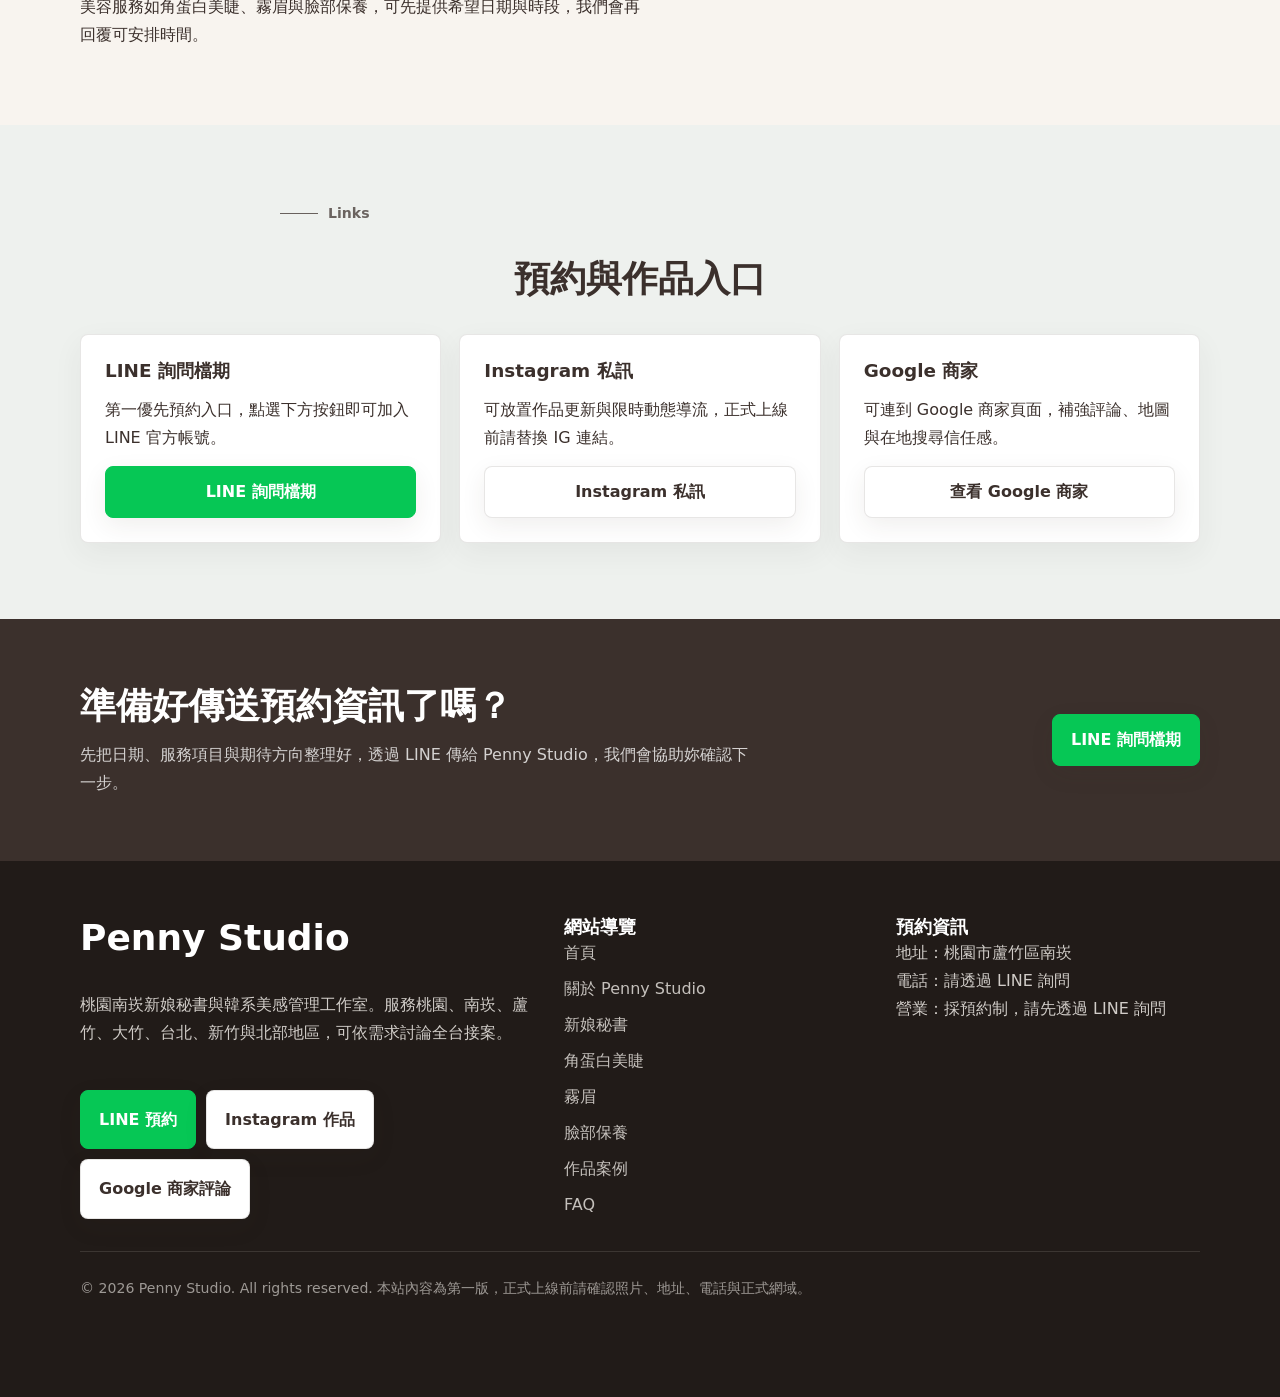
<file: contact.html>
<!doctype html>
<html lang="zh-Hant-TW">
<head>
  <meta charset="utf-8">
  <meta name="viewport" content="width=device-width, initial-scale=1">
  <title>預約諮詢｜Penny Studio 桃園南崁新娘秘書與韓系美感服務</title>
  <meta name="description" content="預約 Penny Studio 桃園南崁新娘秘書與韓系美感服務，了解 LINE 詢問檔期、新秘詢問格式與美容服務預約需提供的資訊。">
  <link rel="canonical" href="https://aa98100-pennystudio.github.io/pennystudio-official/contact.html">
  <meta property="og:type" content="website">
  <meta property="og:site_name" content="Penny Studio">
  <meta property="og:title" content="預約諮詢｜Penny Studio 桃園南崁新娘秘書與韓系美感服務">
  <meta property="og:description" content="透過 LINE 詢問 Penny Studio 檔期與服務預約，先準備日期、地點、服務項目與期待方向。">
  <meta property="og:url" content="https://aa98100-pennystudio.github.io/pennystudio-official/contact.html">
  <meta property="og:image" content="https://aa98100-pennystudio.github.io/pennystudio-official/assets/images/works/wedding-couple-night-01.jpg">
  <meta name="twitter:card" content="summary_large_image">
  <meta name="twitter:title" content="預約諮詢｜Penny Studio 桃園南崁新娘秘書與韓系美感服務">
  <meta name="twitter:description" content="查看 Penny Studio LINE 詢問格式與預約前需提供的資訊。">
  <meta name="twitter:image" content="https://aa98100-pennystudio.github.io/pennystudio-official/assets/images/works/wedding-couple-night-01.jpg">
  <link rel="icon" href="assets/icons/favicon.svg" type="image/svg+xml">
  <link rel="stylesheet" href="css/style.css">
  <script type="application/ld+json">
  {
    "@context": "https://schema.org",
    "@graph": [
      {
        "@type": "ContactPage",
        "@id": "https://aa98100-pennystudio.github.io/pennystudio-official/contact.html#webpage",
        "url": "https://aa98100-pennystudio.github.io/pennystudio-official/contact.html",
        "name": "預約諮詢｜Penny Studio 桃園南崁新娘秘書與韓系美感服務",
        "description": "預約 Penny Studio 桃園南崁新娘秘書與韓系美感服務，了解 LINE 詢問檔期與預約需提供的資訊。",
        "isPartOf": {
          "@type": "WebSite",
          "name": "Penny Studio",
          "url": "https://aa98100-pennystudio.github.io/pennystudio-official/"
        },
        "about": {
          "@type": "BeautySalon",
          "name": "Penny Studio",
          "address": {
            "@type": "PostalAddress",
            "addressLocality": "桃園市",
            "addressRegion": "桃園",
            "addressCountry": "TW"
          }
        }
      },
      {
        "@type": "BreadcrumbList",
        "@id": "https://aa98100-pennystudio.github.io/pennystudio-official/contact.html#breadcrumb",
        "itemListElement": [
          { "@type": "ListItem", "position": 1, "name": "首頁", "item": "https://aa98100-pennystudio.github.io/pennystudio-official/" },
          { "@type": "ListItem", "position": 2, "name": "預約諮詢", "item": "https://aa98100-pennystudio.github.io/pennystudio-official/contact.html" }
        ]
      }
    ]
  }
  </script>
</head>
<body data-page="contact">
  <a class="skip-link" href="#main">跳到主要內容</a>
  <header class="site-header" data-header>
    <div class="header-inner">
      <a class="brand" href="index.html" aria-label="Penny Studio 首頁">
        <span class="brand-mark" aria-hidden="true">P</span>
        <span class="brand-text"><span class="brand-name">Penny Studio</span><span class="brand-subtitle">Bridal & Beauty</span></span>
      </a>
      <nav class="site-nav" id="site-nav" aria-label="主要導覽">
        <a href="index.html" data-nav-page="home">首頁</a>
        <a href="about.html" data-nav-page="about">關於 Penny Studio</a>
        <a href="bridal.html" data-nav-page="bridal">新娘秘書</a>
        <a href="lash-keratin.html" data-nav-page="lash">角蛋白美睫</a>
        <a href="brow.html" data-nav-page="brow">霧眉</a>
        <a href="facial-care.html" data-nav-page="facial">臉部保養</a>
        <a href="works.html" data-nav-page="works">作品案例</a>
        <a href="faq.html" data-nav-page="faq">FAQ</a>
        <a href="https://lin.ee/zKgRbTT" target="_blank" rel="noopener noreferrer" data-nav-page="contact" data-line-cta>預約諮詢</a>
        <a href="https://lin.ee/zKgRbTT" target="_blank" rel="noopener noreferrer" class="nav-cta" data-line-cta>LINE 詢問檔期</a>
      </nav>
      <button class="nav-toggle" type="button" aria-label="開啟選單" aria-controls="site-nav" aria-expanded="false" data-nav-toggle>
        <span class="nav-toggle-lines" aria-hidden="true"></span>
      </button>
    </div>
  </header>

  <main id="main">
    <div class="breadcrumb-wrap">
      <nav class="breadcrumb container" aria-label="Breadcrumb">
        <ol>
          <li><a href="index.html">首頁</a></li>
          <li aria-current="page">預約諮詢</li>
        </ol>
      </nav>
    </div>

    <section class="hero hero-compact">
      <div class="hero-bg">
        <img src="assets/images/works/wedding-couple-night-01.jpg" alt="Penny Studio 預約諮詢與新人作品形象" decoding="async">
      </div>
      <div class="hero-content">
        <p class="eyebrow">Contact</p>
        <h1>預約諮詢</h1>
        <p class="lead">請先透過 LINE 詢問檔期與服務內容。提供越完整的資訊，我們越能快速協助妳確認是否可預約與合適安排。</p>
        <div class="hero-actions">
          <a href="https://lin.ee/zKgRbTT" target="_blank" rel="noopener noreferrer" class="button line" data-line-cta>LINE 詢問檔期</a>
          <a class="button" href="#">Instagram 私訊</a>
          <a class="button" href="https://maps.app.goo.gl/C7DK2LivzjPGuZda6?g_st=ifm" target="_blank" rel="noopener noreferrer">查看 Google 商家</a>
        </div>
      </div>
    </section>

    <section class="section section-alt">
      <div class="container">
        <div class="section-header reveal">
          <p class="eyebrow">How to Ask</p>
          <h2>LINE 詢問時請提供的資訊</h2>
          <p>可以直接複製下方格式傳送，或用自己的方式整理。若還不確定也沒關係，先告訴我們目前知道的資訊即可。</p>
        </div>
        <div class="contact-layout">
          <article class="contact-panel reveal">
            <h2>新娘秘書詢問格式</h2>
            <ol class="number-list">
              <li>婚禮日期</li>
              <li>儀式 / 宴客時間</li>
              <li>地點</li>
              <li>需要造型套數</li>
              <li>是否需要媽媽妝、伴娘妝</li>
              <li>喜歡的妝髮風格</li>
              <li>是否需要試妝</li>
            </ol>
          </article>
          <article class="contact-panel reveal">
            <h2>美容服務詢問格式</h2>
            <ol class="number-list">
              <li>想預約的服務</li>
              <li>希望日期與時段</li>
              <li>是否第一次體驗</li>
              <li>是否有特殊狀況需要先告知</li>
              <li>想改善或期待的方向</li>
            </ol>
          </article>
        </div>
      </div>
    </section>

    <section class="section">
      <div class="container two-column">
        <div class="content-stack reveal">
          <p class="eyebrow">Reservation</p>
          <h2>預約制服務說明</h2>
          <p>Penny Studio 採預約制，會依服務項目、日期、所需時間與個人需求安排。新娘秘書因婚期與交通時間影響較大，建議越早詢問越好。</p>
          <p>美容服務如角蛋白美睫、霧眉與臉部保養，可先提供希望日期與時段，我們會再回覆可安排時間。</p>
        </div>
        <div class="info-panel reveal">
          <h3>服務地區</h3>
          <p>主要服務桃園、南崁、蘆竹、大竹、台北、新竹與北部地區。婚禮造型可依需求討論全台接案與交通安排。</p>
        </div>
      </div>
    </section>

    <section class="section section-soft">
      <div class="container">
        <div class="section-header center reveal">
          <p class="eyebrow">Links</p>
          <h2>預約與作品入口</h2>
        </div>
        <div class="card-grid three">
          <article class="service-card reveal">
            <h3>LINE 詢問檔期</h3>
            <p>第一優先預約入口，點選下方按鈕即可加入 LINE 官方帳號。</p>
            <a href="https://lin.ee/zKgRbTT" target="_blank" rel="noopener noreferrer" class="button line" data-line-cta>LINE 詢問檔期</a>
          </article>
          <article class="service-card reveal">
            <h3>Instagram 私訊</h3>
            <p>可放置作品更新與限時動態導流，正式上線前請替換 IG 連結。</p>
            <a class="button" href="#">Instagram 私訊</a>
          </article>
          <article class="service-card reveal">
            <h3>Google 商家</h3>
            <p>可連到 Google 商家頁面，補強評論、地圖與在地搜尋信任感。</p>
            <a class="button" href="https://maps.app.goo.gl/C7DK2LivzjPGuZda6?g_st=ifm" target="_blank" rel="noopener noreferrer">查看 Google 商家</a>
          </article>
        </div>
      </div>
    </section>

    <section class="cta-band">
      <div class="container cta-inner">
        <div>
          <h2>準備好傳送預約資訊了嗎？</h2>
          <p>先把日期、服務項目與期待方向整理好，透過 LINE 傳給 Penny Studio，我們會協助妳確認下一步。</p>
        </div>
        <a href="https://lin.ee/zKgRbTT" target="_blank" rel="noopener noreferrer" class="button line" data-line-cta>LINE 詢問檔期</a>
      </div>
    </section>
  </main>

  <footer class="site-footer">
    <div class="container">
      <div class="footer-grid">
        <div class="footer-brand">
          <h2>Penny Studio</h2>
          <p>桃園南崁新娘秘書與韓系美感管理工作室。服務桃園、南崁、蘆竹、大竹、台北、新竹與北部地區，可依需求討論全台接案。</p>
          <div class="footer-actions">
            <a href="https://lin.ee/zKgRbTT" target="_blank" rel="noopener noreferrer" class="button line" data-line-cta>LINE 預約</a>
            <a class="button" href="#">Instagram 作品</a>
            <a class="button" href="https://maps.app.goo.gl/C7DK2LivzjPGuZda6?g_st=ifm" target="_blank" rel="noopener noreferrer">Google 商家評論</a>
          </div>
        </div>
        <div>
          <h3>網站導覽</h3>
          <div class="footer-links">
            <a href="index.html">首頁</a>
            <a href="about.html">關於 Penny Studio</a>
            <a href="bridal.html">新娘秘書</a>
            <a href="lash-keratin.html">角蛋白美睫</a>
            <a href="brow.html">霧眉</a>
            <a href="facial-care.html">臉部保養</a>
            <a href="works.html">作品案例</a>
            <a href="faq.html">FAQ</a>
          </div>
        </div>
        <div>
          <h3>預約資訊</h3>
          <p>地址：桃園市蘆竹區南崁</p>
          <p>電話：請透過 LINE 詢問</p>
          <p>營業：採預約制，請先透過 LINE 詢問</p>
                  </div>
      </div>
      <p class="footer-note">© 2026 Penny Studio. All rights reserved. 本站內容為第一版，正式上線前請確認照片、地址、電話與正式網域。</p>
    </div>
  </footer>

  <a href="https://lin.ee/zKgRbTT" target="_blank" rel="noopener noreferrer" class="mobile-line-cta" data-line-cta>LINE 詢問檔期</a>
  <button class="back-to-top" type="button" aria-label="返回頂部" data-back-to-top>↑</button>
  <script src="js/main.js" defer></script>
</body>
</html>
</file>
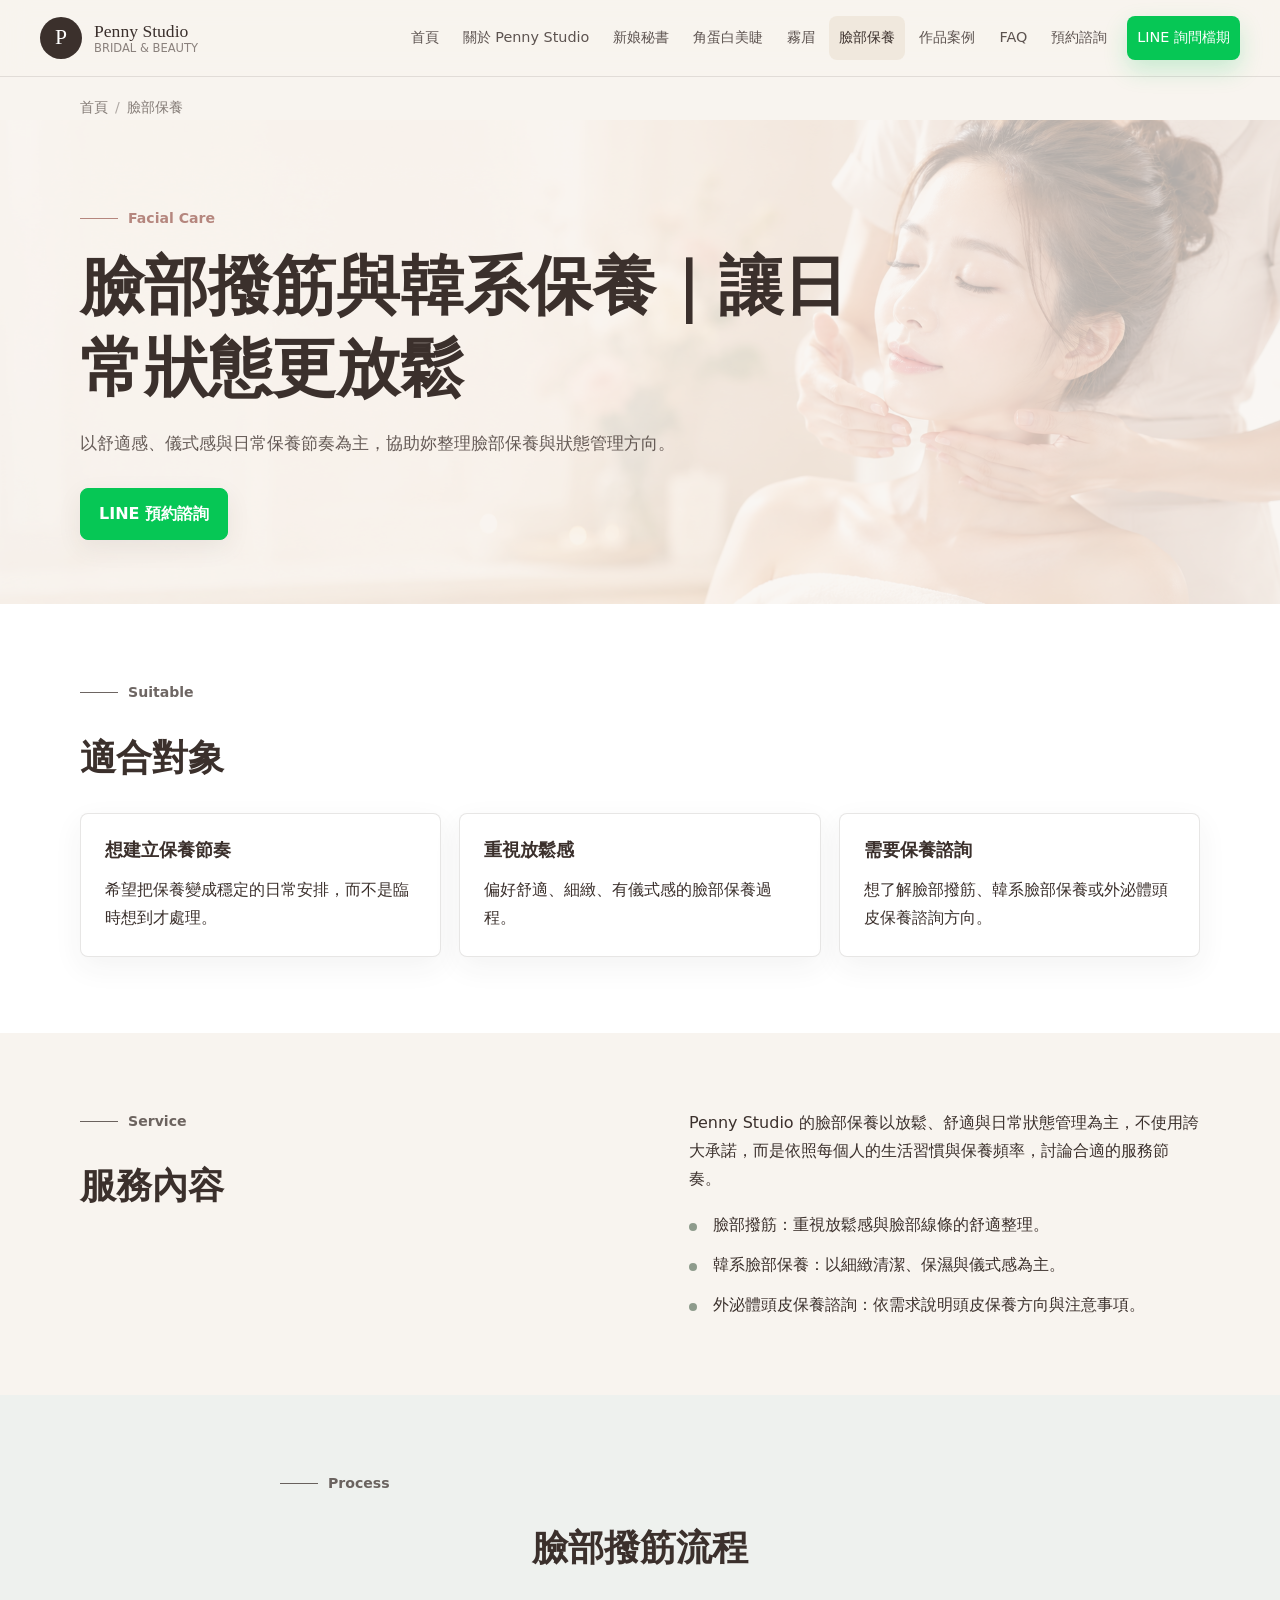
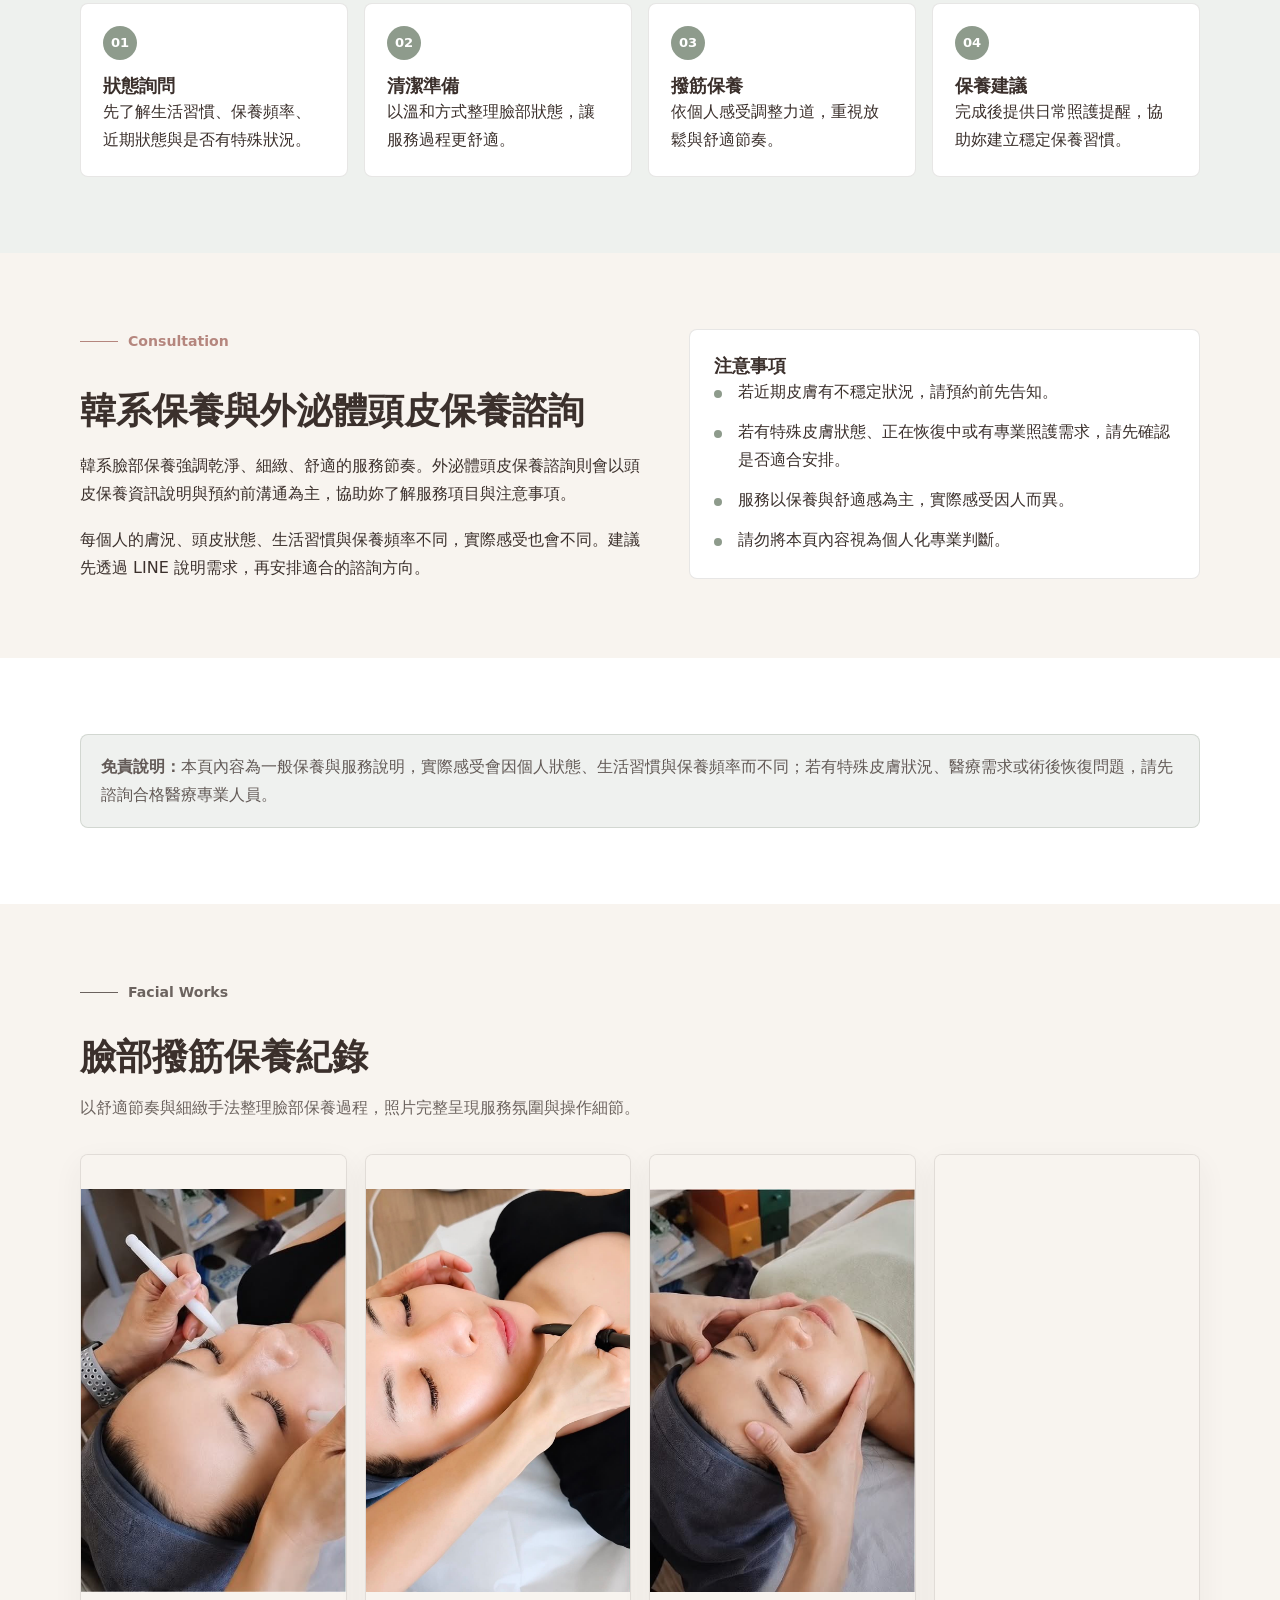
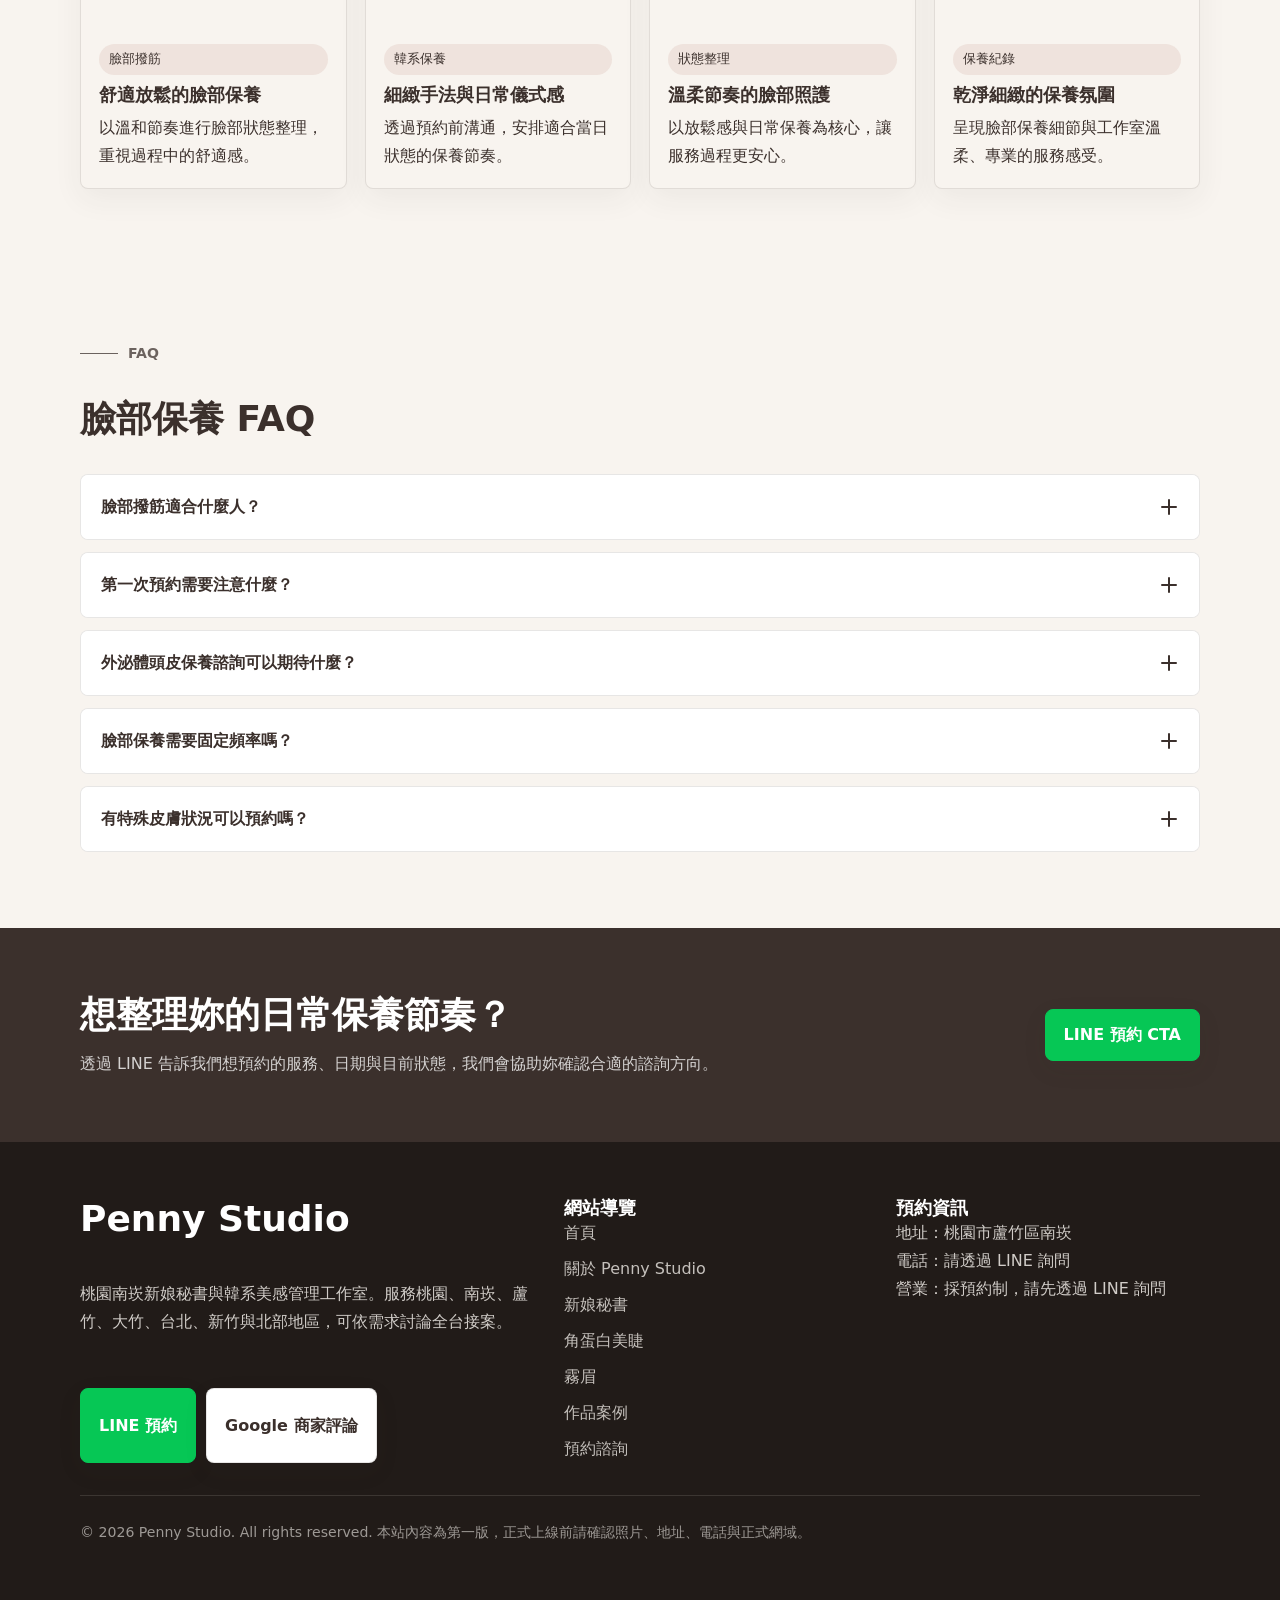
<file: facial-care.html>
<!doctype html>
<html lang="zh-Hant-TW">
<head>
  <meta charset="utf-8">
  <meta name="viewport" content="width=device-width, initial-scale=1">
  <title>桃園南崁臉部撥筋與韓系臉部保養｜Penny Studio</title>
  <meta name="description" content="Penny Studio 提供桃園南崁臉部撥筋、韓系臉部保養與外泌體頭皮保養諮詢，以放鬆感與日常狀態管理為核心。">
  <link rel="canonical" href="https://aa98100-pennystudio.github.io/pennystudio-official/facial-care.html">
  <meta property="og:type" content="website">
  <meta property="og:site_name" content="Penny Studio">
  <meta property="og:title" content="桃園南崁臉部撥筋與韓系臉部保養｜Penny Studio">
  <meta property="og:description" content="臉部撥筋、韓系臉部保養與保養諮詢，重視放鬆感、舒適感與日常狀態管理。">
  <meta property="og:url" content="https://aa98100-pennystudio.github.io/pennystudio-official/facial-care.html">
  <meta property="og:image" content="https://aa98100-pennystudio.github.io/pennystudio-official/assets/images/works/facial-care-hero.png">
  <meta name="twitter:card" content="summary_large_image">
  <meta name="twitter:title" content="桃園南崁臉部撥筋與韓系臉部保養｜Penny Studio">
  <meta name="twitter:description" content="Penny Studio 提供臉部撥筋與韓系臉部保養，以舒適感與日常保養節奏為主。">
  <meta name="twitter:image" content="https://aa98100-pennystudio.github.io/pennystudio-official/assets/images/works/facial-care-hero.png">
  <link rel="icon" href="assets/icons/favicon.svg" type="image/svg+xml">
  <link rel="stylesheet" href="css/style.css">
  <script type="application/ld+json">
  {
    "@context": "https://schema.org",
    "@graph": [
      {
        "@type": "Service",
        "@id": "https://aa98100-pennystudio.github.io/pennystudio-official/facial-care.html#service",
        "name": "臉部撥筋與韓系臉部保養",
        "provider": { "@type": "BeautySalon", "name": "Penny Studio", "url": "https://aa98100-pennystudio.github.io/pennystudio-official/" },
        "areaServed": ["桃園", "南崁", "蘆竹", "北部地區"],
        "serviceType": ["臉部撥筋", "桃園臉部保養", "韓系臉部保養", "外泌體頭皮保養諮詢"],
        "description": "以放鬆感、舒適感、日常保養與狀態管理為核心的臉部保養服務。"
      },
      {
        "@type": "WebPage",
        "@id": "https://aa98100-pennystudio.github.io/pennystudio-official/facial-care.html#webpage",
        "url": "https://aa98100-pennystudio.github.io/pennystudio-official/facial-care.html",
        "name": "桃園南崁臉部撥筋與韓系臉部保養｜Penny Studio",
        "description": "Penny Studio 提供桃園南崁臉部撥筋、韓系臉部保養與外泌體頭皮保養諮詢。",
        "mainEntity": { "@id": "https://aa98100-pennystudio.github.io/pennystudio-official/facial-care.html#service" }
      },
      {
        "@type": "BreadcrumbList",
        "@id": "https://aa98100-pennystudio.github.io/pennystudio-official/facial-care.html#breadcrumb",
        "itemListElement": [
          { "@type": "ListItem", "position": 1, "name": "首頁", "item": "https://aa98100-pennystudio.github.io/pennystudio-official/" },
          { "@type": "ListItem", "position": 2, "name": "臉部保養", "item": "https://aa98100-pennystudio.github.io/pennystudio-official/facial-care.html" }
        ]
      }
    ]
  }
  </script>
</head>
<body data-page="facial">
  <a class="skip-link" href="#main">跳到主要內容</a>
  <header class="site-header" data-header>
    <div class="header-inner">
      <a class="brand" href="index.html" aria-label="Penny Studio 首頁">
        <span class="brand-mark" aria-hidden="true">P</span>
        <span class="brand-text"><span class="brand-name">Penny Studio</span><span class="brand-subtitle">Bridal & Beauty</span></span>
      </a>
      <nav class="site-nav" id="site-nav" aria-label="主要導覽">
        <a href="index.html" data-nav-page="home">首頁</a>
        <a href="about.html" data-nav-page="about">關於 Penny Studio</a>
        <a href="bridal.html" data-nav-page="bridal">新娘秘書</a>
        <a href="lash-keratin.html" data-nav-page="lash">角蛋白美睫</a>
        <a href="brow.html" data-nav-page="brow">霧眉</a>
        <a href="facial-care.html" data-nav-page="facial">臉部保養</a>
        <a href="works.html" data-nav-page="works">作品案例</a>
        <a href="faq.html" data-nav-page="faq">FAQ</a>
        <a href="https://lin.ee/zKgRbTT" target="_blank" rel="noopener noreferrer" data-nav-page="contact" data-line-cta>預約諮詢</a>
        <a href="https://lin.ee/zKgRbTT" target="_blank" rel="noopener noreferrer" class="nav-cta" data-line-cta>LINE 詢問檔期</a>
      </nav>
      <button class="nav-toggle" type="button" aria-label="開啟選單" aria-controls="site-nav" aria-expanded="false" data-nav-toggle>
        <span class="nav-toggle-lines" aria-hidden="true"></span>
      </button>
    </div>
  </header>

  <main id="main">
    <div class="breadcrumb-wrap">
      <nav class="breadcrumb container" aria-label="Breadcrumb">
        <ol>
          <li><a href="index.html">首頁</a></li>
          <li aria-current="page">臉部保養</li>
        </ol>
      </nav>
    </div>

    <section class="hero hero-compact">
      <div class="hero-bg">
        <img src="assets/images/works/facial-care-hero.png" alt="Penny Studio 臉部保養與放鬆諮詢形象">
      </div>
      <div class="hero-content">
        <p class="eyebrow">Facial Care</p>
        <h1>臉部撥筋與韓系保養｜讓日常狀態更放鬆</h1>
        <p class="lead">以舒適感、儀式感與日常保養節奏為主，協助妳整理臉部保養與狀態管理方向。</p>
        <div class="hero-actions">
          <a href="https://lin.ee/zKgRbTT" target="_blank" rel="noopener noreferrer" class="button line" data-line-cta>LINE 預約諮詢</a>
        </div>
      </div>
    </section>

    <section class="section section-alt">
      <div class="container">
        <div class="section-header reveal">
          <p class="eyebrow">Suitable</p>
          <h2>適合對象</h2>
        </div>
        <div class="card-grid three">
          <article class="service-card reveal"><h3>想建立保養節奏</h3><p>希望把保養變成穩定的日常安排，而不是臨時想到才處理。</p></article>
          <article class="service-card reveal"><h3>重視放鬆感</h3><p>偏好舒適、細緻、有儀式感的臉部保養過程。</p></article>
          <article class="service-card reveal"><h3>需要保養諮詢</h3><p>想了解臉部撥筋、韓系臉部保養或外泌體頭皮保養諮詢方向。</p></article>
        </div>
      </div>
    </section>

    <section class="section">
      <div class="container two-column">
        <div class="section-header reveal">
          <p class="eyebrow">Service</p>
          <h2>服務內容</h2>
        </div>
        <div class="content-stack reveal">
          <p>Penny Studio 的臉部保養以放鬆、舒適與日常狀態管理為主，不使用誇大承諾，而是依照每個人的生活習慣與保養頻率，討論合適的服務節奏。</p>
          <ul class="text-list">
            <li>臉部撥筋：重視放鬆感與臉部線條的舒適整理。</li>
            <li>韓系臉部保養：以細緻清潔、保濕與儀式感為主。</li>
            <li>外泌體頭皮保養諮詢：依需求說明頭皮保養方向與注意事項。</li>
          </ul>
        </div>
      </div>
    </section>

    <section class="section section-soft">
      <div class="container">
        <div class="section-header center reveal">
          <p class="eyebrow">Process</p>
          <h2>臉部撥筋流程</h2>
        </div>
        <div class="process">
          <article class="process-step reveal"><h3>狀態詢問</h3><p>先了解生活習慣、保養頻率、近期狀態與是否有特殊狀況。</p></article>
          <article class="process-step reveal"><h3>清潔準備</h3><p>以溫和方式整理臉部狀態，讓服務過程更舒適。</p></article>
          <article class="process-step reveal"><h3>撥筋保養</h3><p>依個人感受調整力道，重視放鬆與舒適節奏。</p></article>
          <article class="process-step reveal"><h3>保養建議</h3><p>完成後提供日常照護提醒，協助妳建立穩定保養習慣。</p></article>
        </div>
      </div>
    </section>

    <section class="section">
      <div class="container two-column">
        <div class="content-stack reveal">
          <p class="eyebrow">Consultation</p>
          <h2>韓系保養與外泌體頭皮保養諮詢</h2>
          <p>韓系臉部保養強調乾淨、細緻、舒適的服務節奏。外泌體頭皮保養諮詢則會以頭皮保養資訊說明與預約前溝通為主，協助妳了解服務項目與注意事項。</p>
          <p>每個人的膚況、頭皮狀態、生活習慣與保養頻率不同，實際感受也會不同。建議先透過 LINE 說明需求，再安排適合的諮詢方向。</p>
        </div>
        <div class="info-panel reveal">
          <h3>注意事項</h3>
          <ul class="text-list">
            <li>若近期皮膚有不穩定狀況，請預約前先告知。</li>
            <li>若有特殊皮膚狀態、正在恢復中或有專業照護需求，請先確認是否適合安排。</li>
            <li>服務以保養與舒適感為主，實際感受因人而異。</li>
            <li>請勿將本頁內容視為個人化專業判斷。</li>
          </ul>
        </div>
      </div>
    </section>

    <section class="section section-alt">
      <div class="container">
        <div class="notice reveal">
          <strong>免責說明：</strong>本頁內容為一般保養與服務說明，實際感受會因個人狀態、生活習慣與保養頻率而不同；若有特殊皮膚狀況、醫療需求或術後恢復問題，請先諮詢合格醫療專業人員。
        </div>
      </div>
    </section>

    <section class="section">
      <div class="container">
        <div class="section-header reveal">
          <p class="eyebrow">Facial Works</p>
          <h2>臉部撥筋保養紀錄</h2>
          <p>以舒適節奏與細緻手法整理臉部保養過程，照片完整呈現服務氛圍與操作細節。</p>
        </div>
        <div class="card-grid portrait-gallery">
          <article class="case-card image-card reveal">
            <img src="assets/images/works/facial-gua-sha-care-01.jpg" alt="Penny Studio 臉部撥筋保養過程紀錄" loading="lazy" decoding="async">
            <div class="image-card-body">
              <p class="tag">臉部撥筋</p>
              <h3>舒適放鬆的臉部保養</h3>
              <p>以溫和節奏進行臉部狀態整理，重視過程中的舒適感。</p>
            </div>
          </article>
          <article class="case-card image-card reveal">
            <img src="assets/images/works/facial-gua-sha-care-02.jpg" alt="Penny Studio 臉部保養臉部撥筋手法紀錄" loading="lazy" decoding="async">
            <div class="image-card-body">
              <p class="tag">韓系保養</p>
              <h3>細緻手法與日常儀式感</h3>
              <p>透過預約前溝通，安排適合當日狀態的保養節奏。</p>
            </div>
          </article>
          <article class="case-card image-card reveal">
            <img src="assets/images/works/facial-gua-sha-care-03.jpg" alt="Penny Studio 桃園南崁臉部撥筋保養照片" loading="lazy" decoding="async">
            <div class="image-card-body">
              <p class="tag">狀態整理</p>
              <h3>溫柔節奏的臉部照護</h3>
              <p>以放鬆感與日常保養為核心，讓服務過程更安心。</p>
            </div>
          </article>
          <article class="case-card image-card reveal">
            <img src="assets/images/works/facial-gua-sha-care-04.jpg" alt="Penny Studio 臉部撥筋與韓系臉部保養紀錄" loading="lazy" decoding="async">
            <div class="image-card-body">
              <p class="tag">保養紀錄</p>
              <h3>乾淨細緻的保養氛圍</h3>
              <p>呈現臉部保養細節與工作室溫柔、專業的服務感受。</p>
            </div>
          </article>
        </div>
      </div>
    </section>

    <section class="section">
      <div class="container">
        <div class="section-header reveal">
          <p class="eyebrow">FAQ</p>
          <h2>臉部保養 FAQ</h2>
        </div>
        <div class="faq-list">
          <article class="faq-item reveal"><button class="faq-question" type="button" aria-expanded="false">臉部撥筋適合什麼人？<span class="faq-icon" aria-hidden="true"></span></button><div class="faq-answer" hidden><p>適合想要放鬆、建立保養儀式感，或希望整理日常狀態管理節奏的人。</p></div></article>
          <article class="faq-item reveal"><button class="faq-question" type="button" aria-expanded="false">第一次預約需要注意什麼？<span class="faq-icon" aria-hidden="true"></span></button><div class="faq-answer" hidden><p>請先告知近期皮膚狀況、保養習慣、是否第一次體驗，以及是否有需要先說明的特殊狀況。</p></div></article>
          <article class="faq-item reveal"><button class="faq-question" type="button" aria-expanded="false">外泌體頭皮保養諮詢可以期待什麼？<span class="faq-icon" aria-hidden="true"></span></button><div class="faq-answer" hidden><p>會以頭皮保養方向、服務內容與注意事項說明為主，協助妳理解是否符合目前需求。</p></div></article>
          <article class="faq-item reveal"><button class="faq-question" type="button" aria-expanded="false">臉部保養需要固定頻率嗎？<span class="faq-icon" aria-hidden="true"></span></button><div class="faq-answer" hidden><p>頻率會依個人生活習慣、膚況與預算不同而調整，建議先諮詢後再安排。</p></div></article>
          <article class="faq-item reveal"><button class="faq-question" type="button" aria-expanded="false">有特殊皮膚狀況可以預約嗎？<span class="faq-icon" aria-hidden="true"></span></button><div class="faq-answer" hidden><p>若有特殊皮膚狀況、專業照護需求或恢復中問題，請先諮詢合格專業人員，再評估是否適合安排一般保養服務。</p></div></article>
        </div>
      </div>
    </section>

    <section class="cta-band">
      <div class="container cta-inner">
        <div>
          <h2>想整理妳的日常保養節奏？</h2>
          <p>透過 LINE 告訴我們想預約的服務、日期與目前狀態，我們會協助妳確認合適的諮詢方向。</p>
        </div>
        <a href="https://lin.ee/zKgRbTT" target="_blank" rel="noopener noreferrer" class="button line" data-line-cta>LINE 預約 CTA</a>
      </div>
    </section>
  </main>

  <footer class="site-footer">
    <div class="container">
      <div class="footer-grid">
        <div class="footer-brand">
          <h2>Penny Studio</h2>
          <p>桃園南崁新娘秘書與韓系美感管理工作室。服務桃園、南崁、蘆竹、大竹、台北、新竹與北部地區，可依需求討論全台接案。</p>
          <div class="footer-actions">
            <a href="https://lin.ee/zKgRbTT" target="_blank" rel="noopener noreferrer" class="button line" data-line-cta>LINE 預約</a>
            <a class="button" href="https://maps.app.goo.gl/C7DK2LivzjPGuZda6?g_st=ifm" target="_blank" rel="noopener noreferrer">Google 商家評論</a>
          </div>
        </div>
        <div>
          <h3>網站導覽</h3>
          <div class="footer-links">
            <a href="index.html">首頁</a>
            <a href="about.html">關於 Penny Studio</a>
            <a href="bridal.html">新娘秘書</a>
            <a href="lash-keratin.html">角蛋白美睫</a>
            <a href="brow.html">霧眉</a>
            <a href="works.html">作品案例</a>
            <a href="https://lin.ee/zKgRbTT" target="_blank" rel="noopener noreferrer" data-line-cta>預約諮詢</a>
          </div>
        </div>
        <div>
          <h3>預約資訊</h3>
          <p>地址：桃園市蘆竹區南崁</p>
          <p>電話：請透過 LINE 詢問</p>
          <p>營業：採預約制，請先透過 LINE 詢問</p>
                  </div>
      </div>
      <p class="footer-note">© 2026 Penny Studio. All rights reserved. 本站內容為第一版，正式上線前請確認照片、地址、電話與正式網域。</p>
    </div>
  </footer>

  <a href="https://lin.ee/zKgRbTT" target="_blank" rel="noopener noreferrer" class="mobile-line-cta" data-line-cta>LINE 詢問檔期</a>
  <button class="back-to-top" type="button" aria-label="返回頂部" data-back-to-top>↑</button>
  <script src="js/main.js" defer></script>
</body>
</html>
</file>
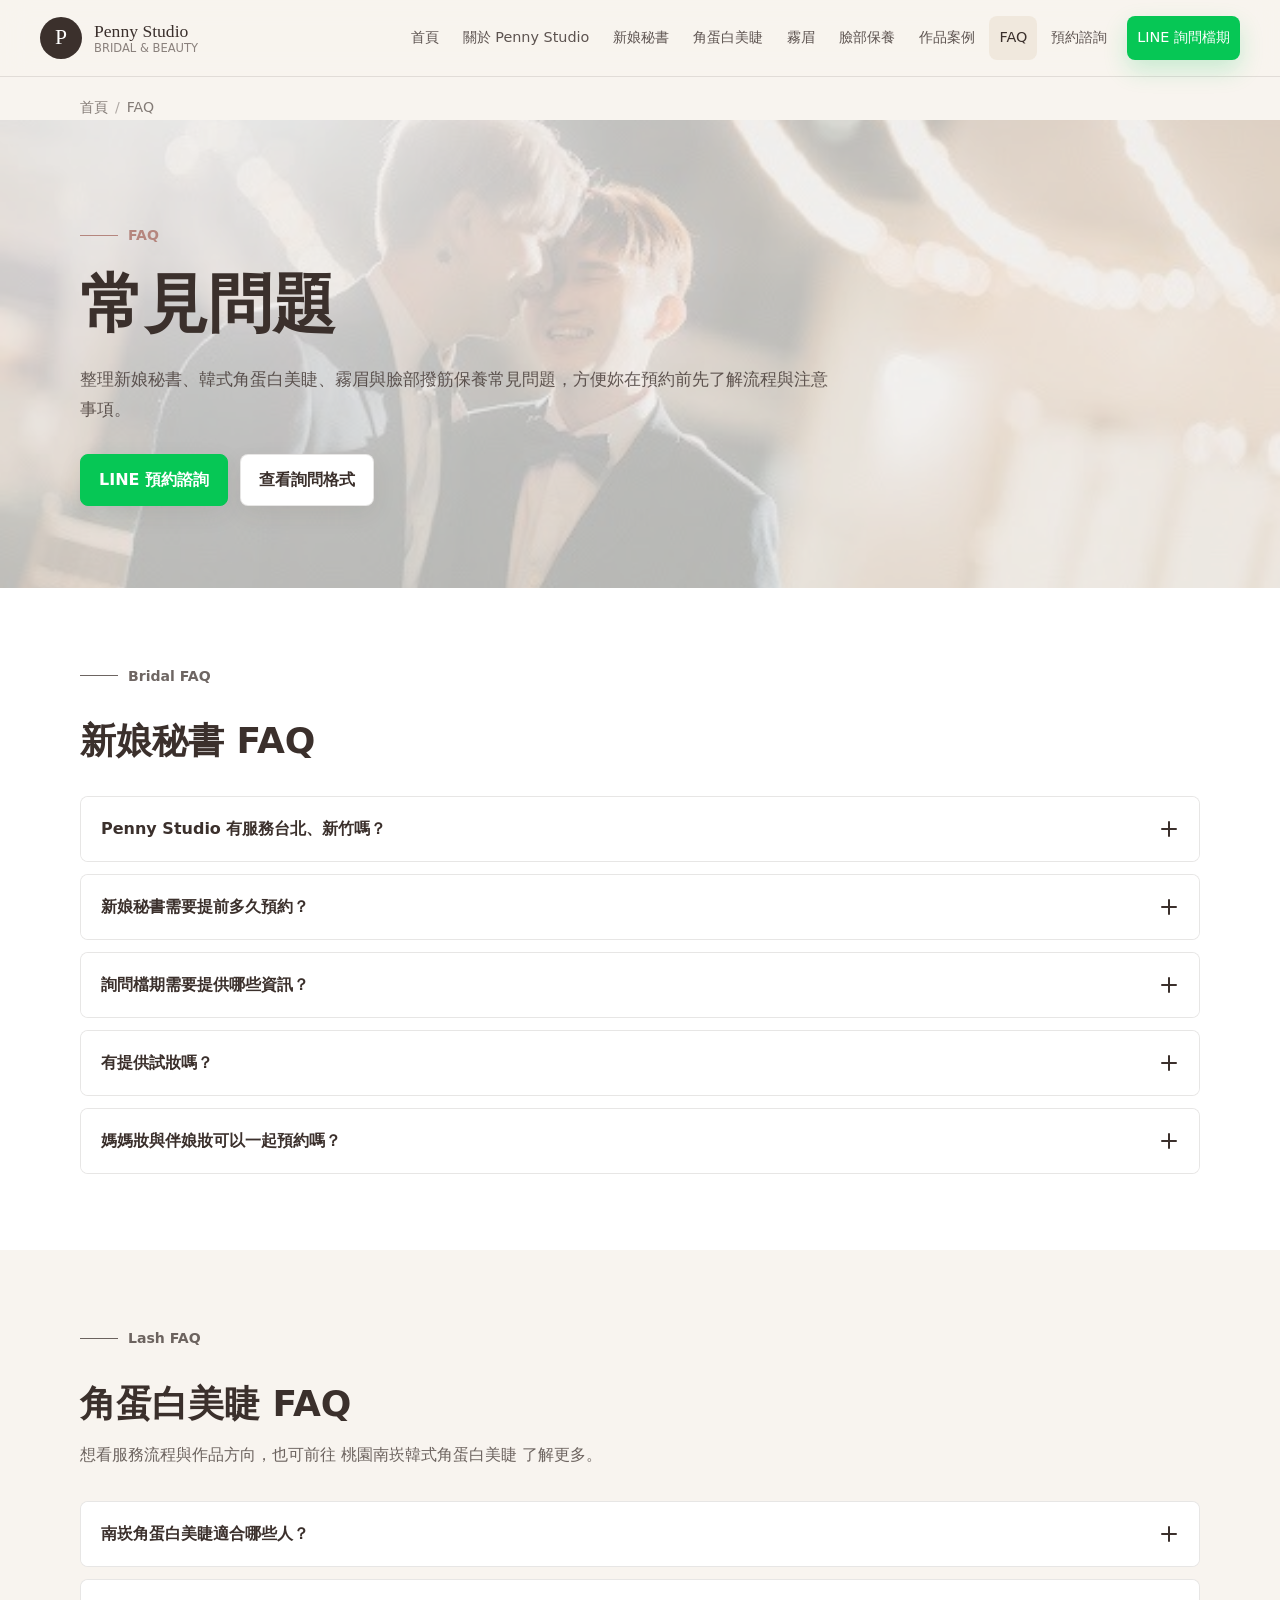
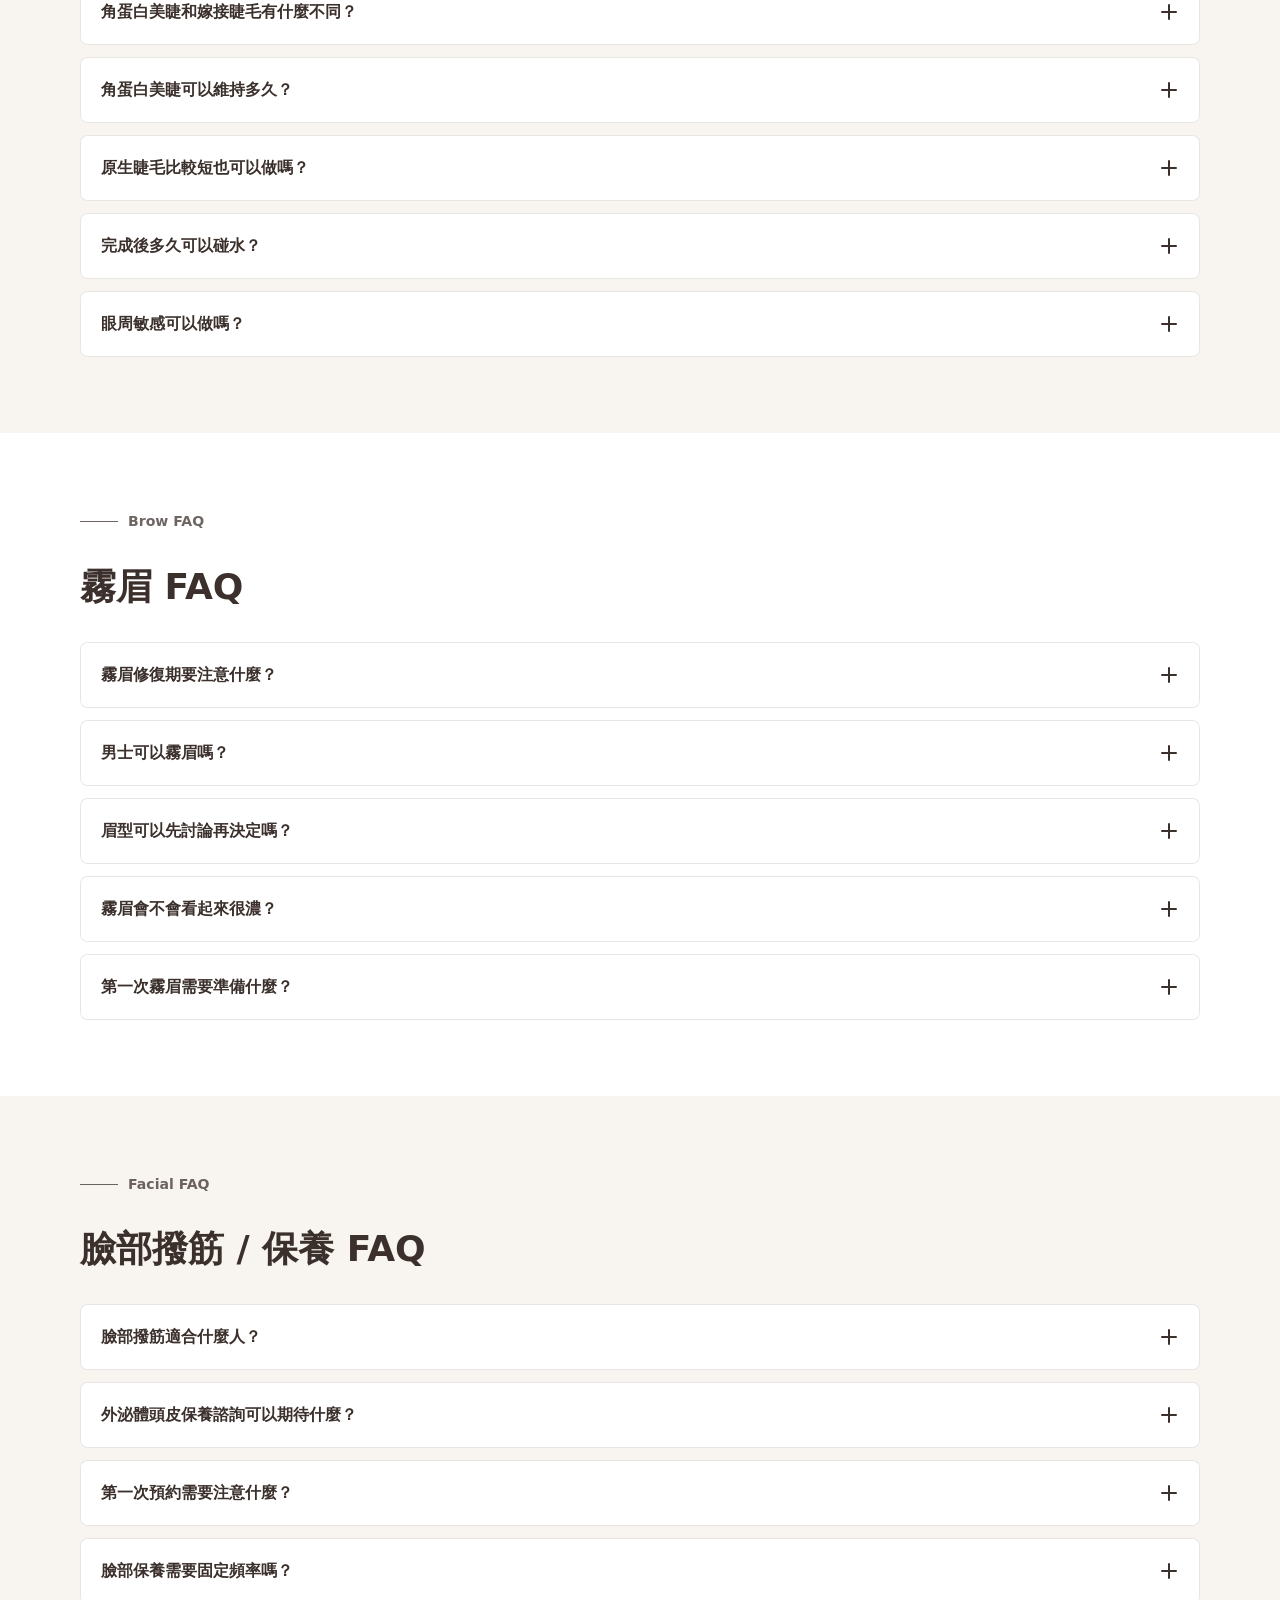
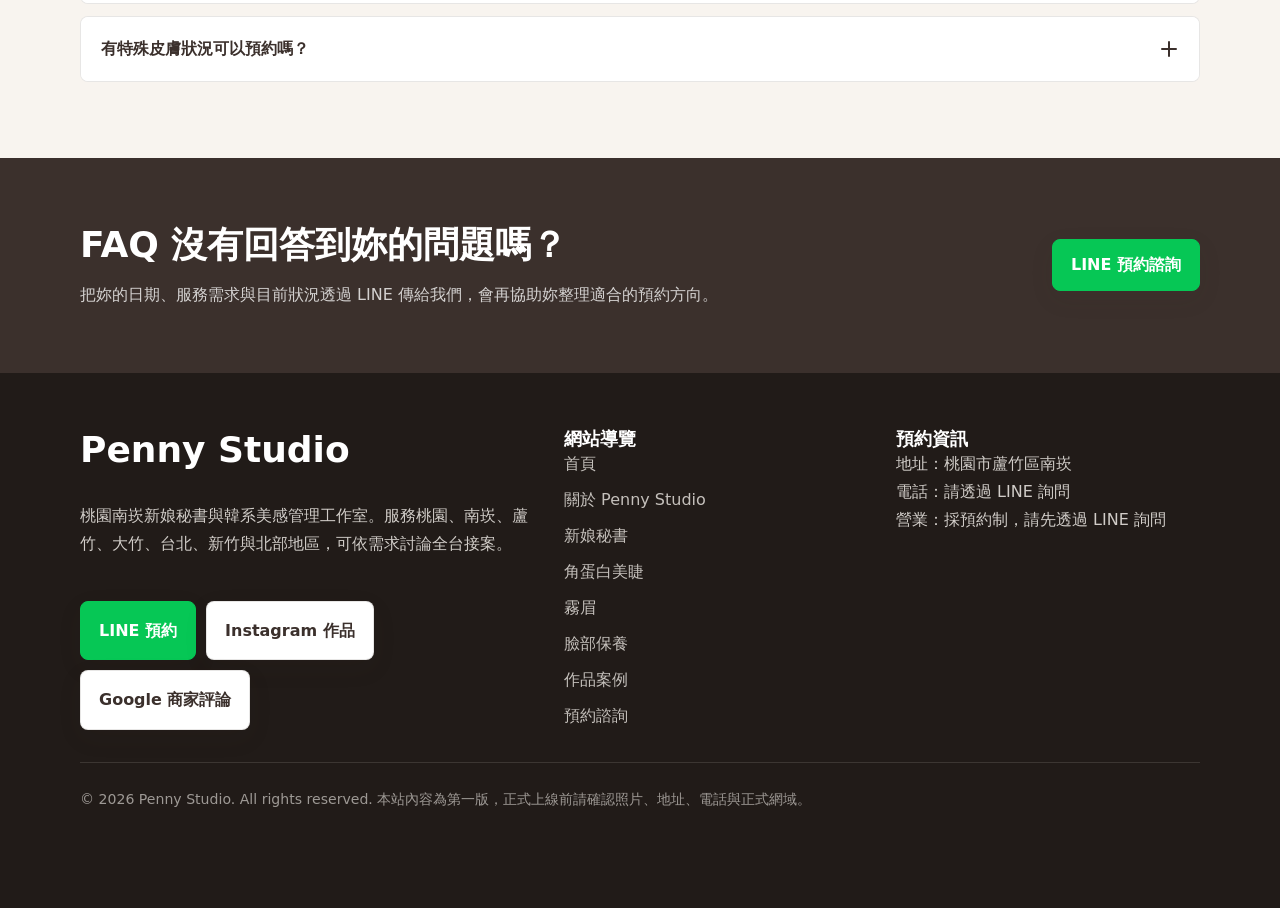
<file: faq.html>
<!doctype html>
<html lang="zh-Hant-TW">
<head>
  <meta charset="utf-8">
  <meta name="viewport" content="width=device-width, initial-scale=1">
  <title>Penny Studio 常見問題｜新娘秘書・角蛋白美睫・霧眉・臉部保養</title>
  <meta name="description" content="整理 Penny Studio 新娘秘書、韓式角蛋白美睫、霧眉、臉部撥筋與保養常見問題，包含預約資訊、維持時間與注意事項。">
  <link rel="canonical" href="https://aa98100-pennystudio.github.io/pennystudio-official/faq.html">
  <meta property="og:type" content="website">
  <meta property="og:site_name" content="Penny Studio">
  <meta property="og:title" content="Penny Studio 常見問題｜新娘秘書・角蛋白美睫・霧眉・臉部保養">
  <meta property="og:description" content="新娘秘書、韓式角蛋白美睫、霧眉與臉部保養 FAQ，整理預約前常見問題。">
  <meta property="og:url" content="https://aa98100-pennystudio.github.io/pennystudio-official/faq.html">
  <meta property="og:image" content="https://aa98100-pennystudio.github.io/pennystudio-official/assets/images/works/wedding-couple-night-01.jpg">
  <meta name="twitter:card" content="summary_large_image">
  <meta name="twitter:title" content="Penny Studio 常見問題｜新娘秘書・角蛋白美睫・霧眉・臉部保養">
  <meta name="twitter:description" content="查看 Penny Studio 預約、服務與保養注意事項 FAQ。">
  <meta name="twitter:image" content="https://aa98100-pennystudio.github.io/pennystudio-official/assets/images/works/wedding-couple-night-01.jpg">
  <link rel="icon" href="assets/icons/favicon.svg" type="image/svg+xml">
  <link rel="stylesheet" href="css/style.css">
  <script type="application/ld+json">
  {
    "@context": "https://schema.org",
    "@graph": [
      {
        "@type": "FAQPage",
        "@id": "https://aa98100-pennystudio.github.io/pennystudio-official/faq.html#faq",
        "mainEntity": [
          { "@type": "Question", "name": "Penny Studio 有服務台北、新竹嗎？", "acceptedAnswer": { "@type": "Answer", "text": "主要服務桃園、南崁、蘆竹與北部地區，台北、新竹及其他縣市可依日期、地點與服務內容討論。" } },
          { "@type": "Question", "name": "新娘秘書需要提前多久預約？", "acceptedAnswer": { "@type": "Answer", "text": "熱門婚期建議 6 到 12 個月前詢問，平日或淡季也建議盡早確認檔期。" } },
          { "@type": "Question", "name": "詢問檔期需要提供哪些資訊？", "acceptedAnswer": { "@type": "Answer", "text": "請提供婚禮日期、時間、地點、造型套數、是否需要親友妝髮、喜歡的風格與是否需要試妝。" } },
          { "@type": "Question", "name": "南崁角蛋白美睫適合哪些人？", "acceptedAnswer": { "@type": "Answer", "text": "南崁角蛋白美睫適合想讓原生睫毛自然捲翹、偏好素顏感，或希望減少每天夾睫毛時間的人。會先依睫毛條件與日常習慣溝通。" } },
          { "@type": "Question", "name": "角蛋白美睫和嫁接睫毛有什麼不同？", "acceptedAnswer": { "@type": "Answer", "text": "睫毛角蛋白是整理原生睫毛的捲翹線條，視覺較自然；嫁接睫毛會增加外接睫毛，長度與濃密感通常更明顯。" } },
          { "@type": "Question", "name": "角蛋白美睫可以維持多久？", "acceptedAnswer": { "@type": "Answer", "text": "維持狀況會依個人原生睫毛週期、清潔方式與生活習慣而異，沒有固定保證；完成後可依現場照護提醒維持線條。" } },
          { "@type": "Question", "name": "原生睫毛比較短也可以做嗎？", "acceptedAnswer": { "@type": "Answer", "text": "可以先由現場評估原生睫毛長度、健康度與眼型，再討論是否適合以及可呈現的自然捲翹度。" } },
          { "@type": "Question", "name": "完成後多久可以碰水？", "acceptedAnswer": { "@type": "Answer", "text": "完成後請依現場提醒安排碰水與清潔時間，初期避免大量碰水、蒸氣與揉眼，讓睫毛線條更穩定。" } },
          { "@type": "Question", "name": "眼周敏感可以做嗎？", "acceptedAnswer": { "@type": "Answer", "text": "若有眼周敏感、近期感染、發炎或其他特殊狀況，請在預約前先告知；會先評估是否適合安排服務。" } },
          { "@type": "Question", "name": "霧眉修復期要注意什麼？", "acceptedAnswer": { "@type": "Answer", "text": "請依現場照護提醒清潔與保養，避免自行摳抓、過度摩擦或使用不適合的保養品。" } },
          { "@type": "Question", "name": "男士可以霧眉嗎？", "acceptedAnswer": { "@type": "Answer", "text": "可以，男士霧眉會以自然、乾淨、提升精神感為主要方向，避免過度妝感。" } },
          { "@type": "Question", "name": "臉部撥筋適合什麼人？", "acceptedAnswer": { "@type": "Answer", "text": "適合想要放鬆、建立保養儀式感，或希望整理日常狀態管理節奏的人。" } },
          { "@type": "Question", "name": "外泌體頭皮保養諮詢可以期待什麼？", "acceptedAnswer": { "@type": "Answer", "text": "會以頭皮保養方向、服務內容與注意事項說明為主，協助妳理解是否符合目前需求。" } },
          { "@type": "Question", "name": "第一次預約需要注意什麼？", "acceptedAnswer": { "@type": "Answer", "text": "請先告知想預約的服務、希望日期與時段、是否第一次體驗，以及是否有特殊狀況需要先說明。" } }
        ]
      },
      {
        "@type": "WebPage",
        "@id": "https://aa98100-pennystudio.github.io/pennystudio-official/faq.html#webpage",
        "url": "https://aa98100-pennystudio.github.io/pennystudio-official/faq.html",
        "name": "Penny Studio 常見問題｜新娘秘書・角蛋白美睫・霧眉・臉部保養",
        "description": "整理 Penny Studio 新娘秘書、韓式角蛋白美睫、霧眉、臉部撥筋與保養常見問題。",
        "mainEntity": { "@id": "https://aa98100-pennystudio.github.io/pennystudio-official/faq.html#faq" }
      },
      {
        "@type": "BreadcrumbList",
        "@id": "https://aa98100-pennystudio.github.io/pennystudio-official/faq.html#breadcrumb",
        "itemListElement": [
          { "@type": "ListItem", "position": 1, "name": "首頁", "item": "https://aa98100-pennystudio.github.io/pennystudio-official/" },
          { "@type": "ListItem", "position": 2, "name": "FAQ", "item": "https://aa98100-pennystudio.github.io/pennystudio-official/faq.html" }
        ]
      }
    ]
  }
  </script>
</head>
<body data-page="faq">
  <a class="skip-link" href="#main">跳到主要內容</a>
  <header class="site-header" data-header>
    <div class="header-inner">
      <a class="brand" href="index.html" aria-label="Penny Studio 首頁">
        <span class="brand-mark" aria-hidden="true">P</span>
        <span class="brand-text"><span class="brand-name">Penny Studio</span><span class="brand-subtitle">Bridal & Beauty</span></span>
      </a>
      <nav class="site-nav" id="site-nav" aria-label="主要導覽">
        <a href="index.html" data-nav-page="home">首頁</a>
        <a href="about.html" data-nav-page="about">關於 Penny Studio</a>
        <a href="bridal.html" data-nav-page="bridal">新娘秘書</a>
        <a href="lash-keratin.html" data-nav-page="lash">角蛋白美睫</a>
        <a href="brow.html" data-nav-page="brow">霧眉</a>
        <a href="facial-care.html" data-nav-page="facial">臉部保養</a>
        <a href="works.html" data-nav-page="works">作品案例</a>
        <a href="faq.html" data-nav-page="faq">FAQ</a>
        <a href="https://lin.ee/zKgRbTT" target="_blank" rel="noopener noreferrer" data-nav-page="contact" data-line-cta>預約諮詢</a>
        <a href="https://lin.ee/zKgRbTT" target="_blank" rel="noopener noreferrer" class="nav-cta" data-line-cta>LINE 詢問檔期</a>
      </nav>
      <button class="nav-toggle" type="button" aria-label="開啟選單" aria-controls="site-nav" aria-expanded="false" data-nav-toggle>
        <span class="nav-toggle-lines" aria-hidden="true"></span>
      </button>
    </div>
  </header>

  <main id="main">
    <div class="breadcrumb-wrap">
      <nav class="breadcrumb container" aria-label="Breadcrumb">
        <ol>
          <li><a href="index.html">首頁</a></li>
          <li aria-current="page">FAQ</li>
        </ol>
      </nav>
    </div>

    <section class="hero hero-compact">
      <div class="hero-bg">
        <img src="assets/images/works/wedding-couple-night-01.jpg" alt="Penny Studio 常見問題與預約諮詢形象">
      </div>
      <div class="hero-content">
        <p class="eyebrow">FAQ</p>
        <h1>常見問題</h1>
        <p class="lead">整理新娘秘書、韓式角蛋白美睫、霧眉與臉部撥筋保養常見問題，方便妳在預約前先了解流程與注意事項。</p>
        <div class="hero-actions">
          <a href="https://lin.ee/zKgRbTT" target="_blank" rel="noopener noreferrer" class="button line" data-line-cta>LINE 預約諮詢</a>
          <a class="button" href="contact.html">查看詢問格式</a>
        </div>
      </div>
    </section>

    <section class="section section-alt">
      <div class="container">
        <div class="section-header reveal">
          <p class="eyebrow">Bridal FAQ</p>
          <h2>新娘秘書 FAQ</h2>
        </div>
        <div class="faq-list">
          <article class="faq-item reveal"><button class="faq-question" type="button" aria-expanded="false">Penny Studio 有服務台北、新竹嗎？<span class="faq-icon" aria-hidden="true"></span></button><div class="faq-answer" hidden><p>主要服務桃園、南崁、蘆竹與北部地區，台北、新竹及其他縣市可依日期、地點與服務內容討論。</p></div></article>
          <article class="faq-item reveal"><button class="faq-question" type="button" aria-expanded="false">新娘秘書需要提前多久預約？<span class="faq-icon" aria-hidden="true"></span></button><div class="faq-answer" hidden><p>熱門婚期建議 6 到 12 個月前詢問，平日或淡季也建議盡早確認檔期。</p></div></article>
          <article class="faq-item reveal"><button class="faq-question" type="button" aria-expanded="false">詢問檔期需要提供哪些資訊？<span class="faq-icon" aria-hidden="true"></span></button><div class="faq-answer" hidden><p>請提供婚禮日期、儀式與宴客時間、地點、造型套數、是否需要媽媽妝或伴娘妝、喜歡的妝髮風格與是否需要試妝。</p></div></article>
          <article class="faq-item reveal"><button class="faq-question" type="button" aria-expanded="false">有提供試妝嗎？<span class="faq-icon" aria-hidden="true"></span></button><div class="faq-answer" hidden><p>可依需求討論試妝安排。試妝能協助確認妝感、髮型方向與婚禮當日整體比例。</p></div></article>
          <article class="faq-item reveal"><button class="faq-question" type="button" aria-expanded="false">媽媽妝與伴娘妝可以一起預約嗎？<span class="faq-icon" aria-hidden="true"></span></button><div class="faq-answer" hidden><p>可以，請先提供人數、完成時間與是否需要髮型，方便評估婚禮當天的時間安排。</p></div></article>
        </div>
      </div>
    </section>

    <section class="section">
      <div class="container">
        <div class="section-header reveal">
          <p class="eyebrow">Lash FAQ</p>
          <h2>角蛋白美睫 FAQ</h2>
          <p>想看服務流程與作品方向，也可前往 <a href="lash-keratin.html">桃園南崁韓式角蛋白美睫</a> 了解更多。</p>
        </div>
        <div class="faq-list">
          <article class="faq-item reveal"><button class="faq-question" type="button" aria-expanded="false">南崁角蛋白美睫適合哪些人？<span class="faq-icon" aria-hidden="true"></span></button><div class="faq-answer" hidden><p>南崁角蛋白美睫適合想讓原生睫毛自然捲翹、偏好素顏感，或希望減少每天夾睫毛時間的人。會先依睫毛條件與日常習慣溝通。</p></div></article>
          <article class="faq-item reveal"><button class="faq-question" type="button" aria-expanded="false">角蛋白美睫和嫁接睫毛有什麼不同？<span class="faq-icon" aria-hidden="true"></span></button><div class="faq-answer" hidden><p>睫毛角蛋白是整理原生睫毛的捲翹線條，視覺較自然；嫁接睫毛會增加外接睫毛，長度與濃密感通常更明顯。</p></div></article>
          <article class="faq-item reveal"><button class="faq-question" type="button" aria-expanded="false">角蛋白美睫可以維持多久？<span class="faq-icon" aria-hidden="true"></span></button><div class="faq-answer" hidden><p>維持狀況會依個人原生睫毛週期、清潔方式與生活習慣而異，沒有固定保證；完成後可依現場照護提醒維持線條。</p></div></article>
          <article class="faq-item reveal"><button class="faq-question" type="button" aria-expanded="false">原生睫毛比較短也可以做嗎？<span class="faq-icon" aria-hidden="true"></span></button><div class="faq-answer" hidden><p>可以先由現場評估原生睫毛長度、健康度與眼型，再討論是否適合以及可呈現的自然捲翹度。</p></div></article>
          <article class="faq-item reveal"><button class="faq-question" type="button" aria-expanded="false">完成後多久可以碰水？<span class="faq-icon" aria-hidden="true"></span></button><div class="faq-answer" hidden><p>完成後請依現場提醒安排碰水與清潔時間，初期避免大量碰水、蒸氣與揉眼，讓睫毛線條更穩定。</p></div></article>
          <article class="faq-item reveal"><button class="faq-question" type="button" aria-expanded="false">眼周敏感可以做嗎？<span class="faq-icon" aria-hidden="true"></span></button><div class="faq-answer" hidden><p>若有眼周敏感、近期感染、發炎或其他特殊狀況，請在預約前先告知；會先評估是否適合安排服務。</p></div></article>
        </div>
      </div>
    </section>

    <section class="section section-alt">
      <div class="container">
        <div class="section-header reveal">
          <p class="eyebrow">Brow FAQ</p>
          <h2>霧眉 FAQ</h2>
        </div>
        <div class="faq-list">
          <article class="faq-item reveal"><button class="faq-question" type="button" aria-expanded="false">霧眉修復期要注意什麼？<span class="faq-icon" aria-hidden="true"></span></button><div class="faq-answer" hidden><p>請依現場照護提醒清潔與保養，避免自行摳抓、過度摩擦或使用不適合的保養品。</p></div></article>
          <article class="faq-item reveal"><button class="faq-question" type="button" aria-expanded="false">男士可以霧眉嗎？<span class="faq-icon" aria-hidden="true"></span></button><div class="faq-answer" hidden><p>可以，男士霧眉會以自然、乾淨、提升精神感為主要方向，避免過度妝感。</p></div></article>
          <article class="faq-item reveal"><button class="faq-question" type="button" aria-expanded="false">眉型可以先討論再決定嗎？<span class="faq-icon" aria-hidden="true"></span></button><div class="faq-answer" hidden><p>可以，操作前會先溝通眉型、顏色與整體方向，確認後才進行。</p></div></article>
          <article class="faq-item reveal"><button class="faq-question" type="button" aria-expanded="false">霧眉會不會看起來很濃？<span class="faq-icon" aria-hidden="true"></span></button><div class="faq-answer" hidden><p>可依妳的日常妝感與偏好討論眉色深淺，Penny Studio 以自然耐看為主要方向。</p></div></article>
          <article class="faq-item reveal"><button class="faq-question" type="button" aria-expanded="false">第一次霧眉需要準備什麼？<span class="faq-icon" aria-hidden="true"></span></button><div class="faq-answer" hidden><p>可以準備喜歡或不喜歡的眉型照片，並告知近期皮膚狀況、保養習慣或特殊需求。</p></div></article>
        </div>
      </div>
    </section>

    <section class="section">
      <div class="container">
        <div class="section-header reveal">
          <p class="eyebrow">Facial FAQ</p>
          <h2>臉部撥筋 / 保養 FAQ</h2>
        </div>
        <div class="faq-list">
          <article class="faq-item reveal"><button class="faq-question" type="button" aria-expanded="false">臉部撥筋適合什麼人？<span class="faq-icon" aria-hidden="true"></span></button><div class="faq-answer" hidden><p>適合想要放鬆、建立保養儀式感，或希望整理日常狀態管理節奏的人。</p></div></article>
          <article class="faq-item reveal"><button class="faq-question" type="button" aria-expanded="false">外泌體頭皮保養諮詢可以期待什麼？<span class="faq-icon" aria-hidden="true"></span></button><div class="faq-answer" hidden><p>會以頭皮保養方向、服務內容與注意事項說明為主，協助妳理解是否符合目前需求。</p></div></article>
          <article class="faq-item reveal"><button class="faq-question" type="button" aria-expanded="false">第一次預約需要注意什麼？<span class="faq-icon" aria-hidden="true"></span></button><div class="faq-answer" hidden><p>請先告知想預約的服務、希望日期與時段、是否第一次體驗，以及是否有特殊狀況需要先說明。</p></div></article>
          <article class="faq-item reveal"><button class="faq-question" type="button" aria-expanded="false">臉部保養需要固定頻率嗎？<span class="faq-icon" aria-hidden="true"></span></button><div class="faq-answer" hidden><p>頻率會依個人生活習慣、膚況與預算不同而調整，建議先諮詢後再安排。</p></div></article>
          <article class="faq-item reveal"><button class="faq-question" type="button" aria-expanded="false">有特殊皮膚狀況可以預約嗎？<span class="faq-icon" aria-hidden="true"></span></button><div class="faq-answer" hidden><p>若有特殊皮膚狀況、專業照護需求或恢復中問題，請先諮詢合格專業人員，再評估是否適合安排一般保養服務。</p></div></article>
        </div>
      </div>
    </section>

    <section class="cta-band">
      <div class="container cta-inner">
        <div>
          <h2>FAQ 沒有回答到妳的問題嗎？</h2>
          <p>把妳的日期、服務需求與目前狀況透過 LINE 傳給我們，會再協助妳整理適合的預約方向。</p>
        </div>
        <a href="https://lin.ee/zKgRbTT" target="_blank" rel="noopener noreferrer" class="button line" data-line-cta>LINE 預約諮詢</a>
      </div>
    </section>
  </main>

  <footer class="site-footer">
    <div class="container">
      <div class="footer-grid">
        <div class="footer-brand">
          <h2>Penny Studio</h2>
          <p>桃園南崁新娘秘書與韓系美感管理工作室。服務桃園、南崁、蘆竹、大竹、台北、新竹與北部地區，可依需求討論全台接案。</p>
          <div class="footer-actions">
            <a href="https://lin.ee/zKgRbTT" target="_blank" rel="noopener noreferrer" class="button line" data-line-cta>LINE 預約</a>
            <a class="button" href="#">Instagram 作品</a>
            <a class="button" href="https://maps.app.goo.gl/C7DK2LivzjPGuZda6?g_st=ifm" target="_blank" rel="noopener noreferrer">Google 商家評論</a>
          </div>
        </div>
        <div>
          <h3>網站導覽</h3>
          <div class="footer-links">
            <a href="index.html">首頁</a>
            <a href="about.html">關於 Penny Studio</a>
            <a href="bridal.html">新娘秘書</a>
            <a href="lash-keratin.html">角蛋白美睫</a>
            <a href="brow.html">霧眉</a>
            <a href="facial-care.html">臉部保養</a>
            <a href="works.html">作品案例</a>
            <a href="https://lin.ee/zKgRbTT" target="_blank" rel="noopener noreferrer" data-line-cta>預約諮詢</a>
          </div>
        </div>
        <div>
          <h3>預約資訊</h3>
          <p>地址：桃園市蘆竹區南崁</p>
          <p>電話：請透過 LINE 詢問</p>
          <p>營業：採預約制，請先透過 LINE 詢問</p>
                  </div>
      </div>
      <p class="footer-note">© 2026 Penny Studio. All rights reserved. 本站內容為第一版，正式上線前請確認照片、地址、電話與正式網域。</p>
    </div>
  </footer>

  <a href="https://lin.ee/zKgRbTT" target="_blank" rel="noopener noreferrer" class="mobile-line-cta" data-line-cta>LINE 詢問檔期</a>
  <button class="back-to-top" type="button" aria-label="返回頂部" data-back-to-top>↑</button>
  <script src="js/main.js" defer></script>
</body>
</html>
</file>
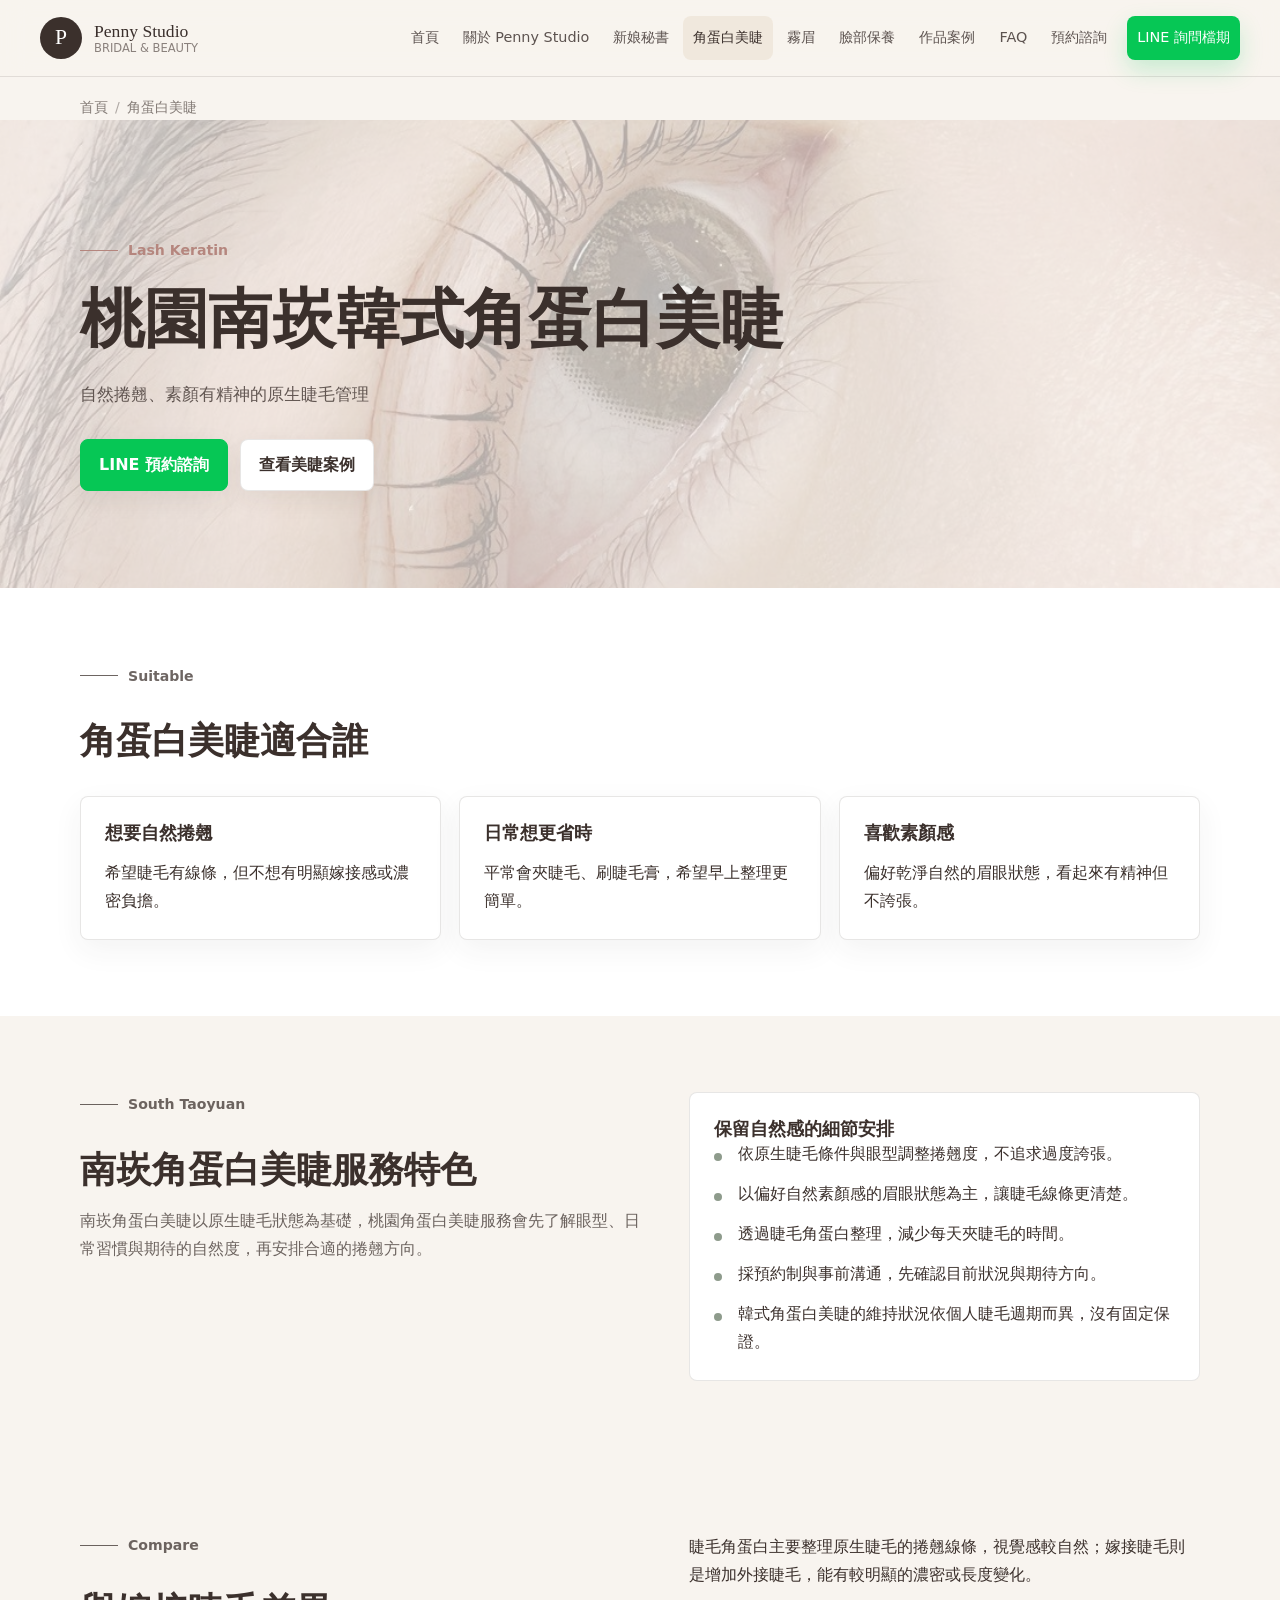
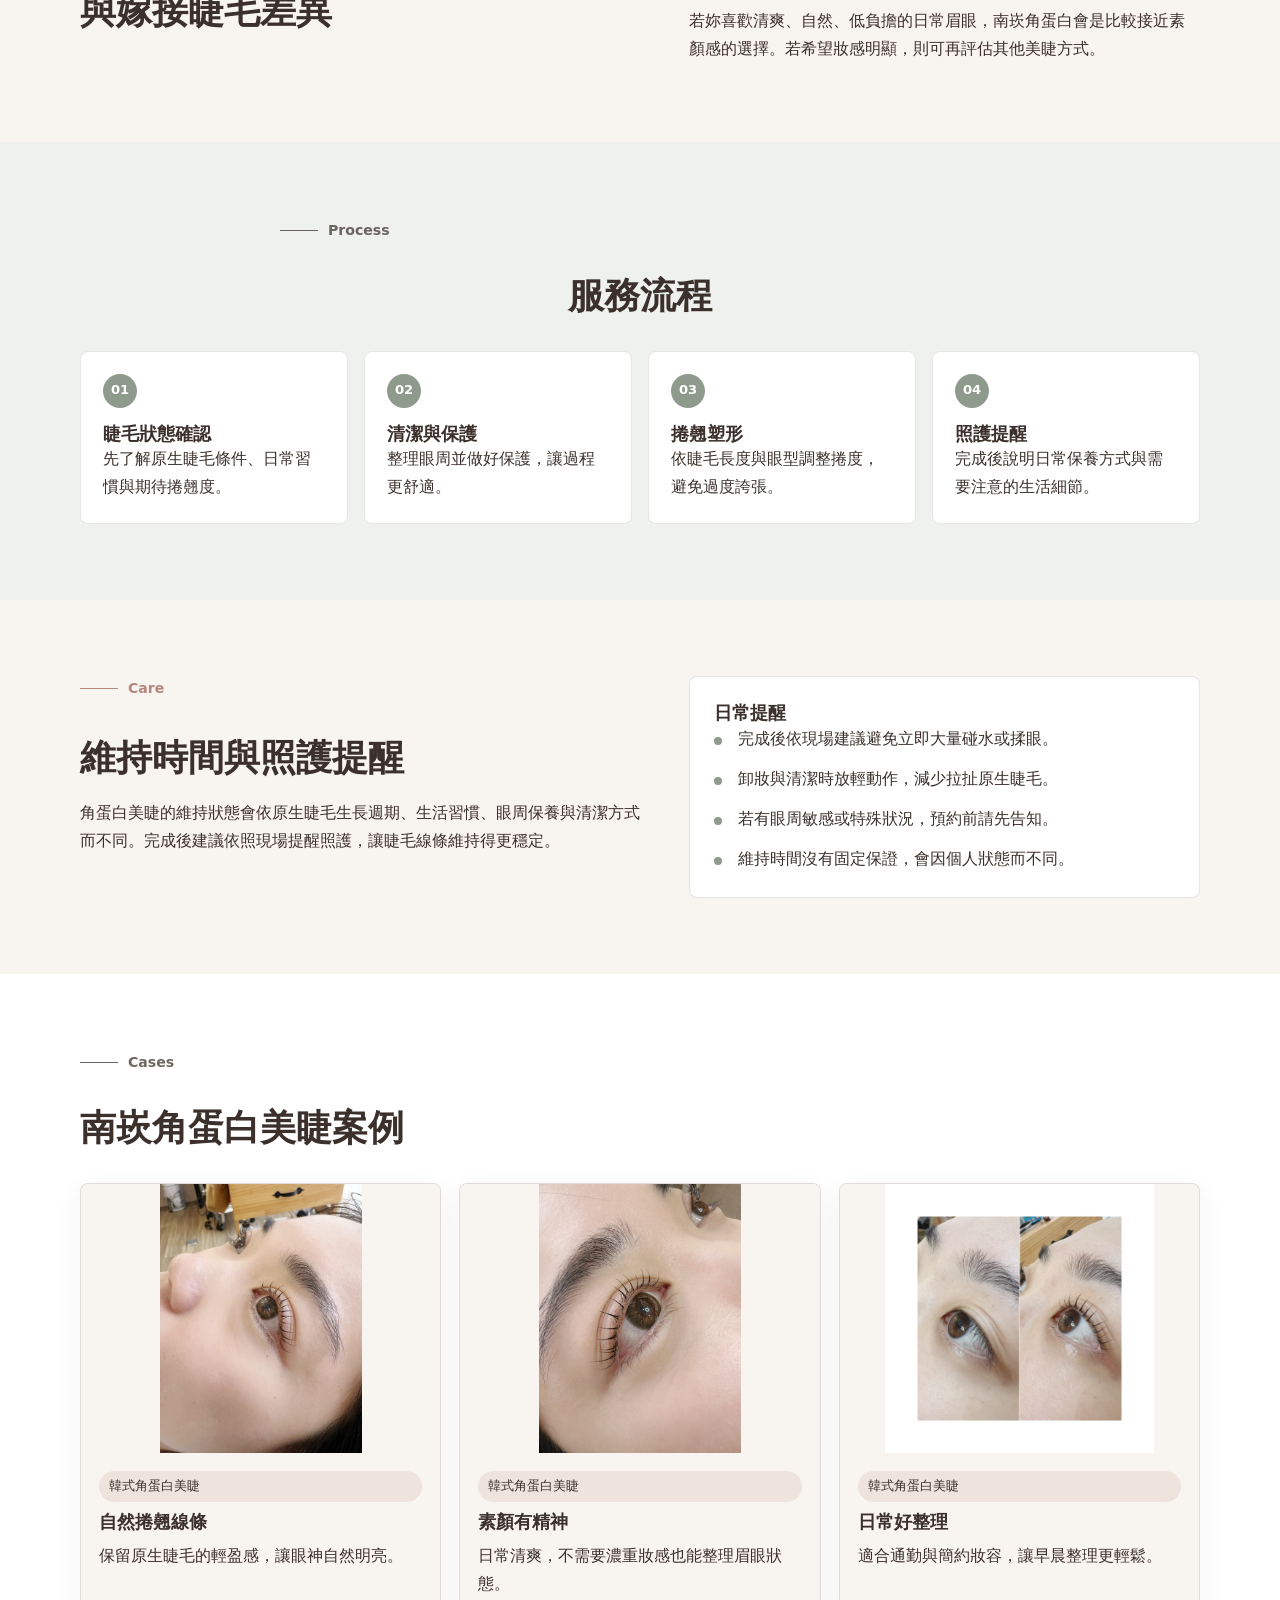
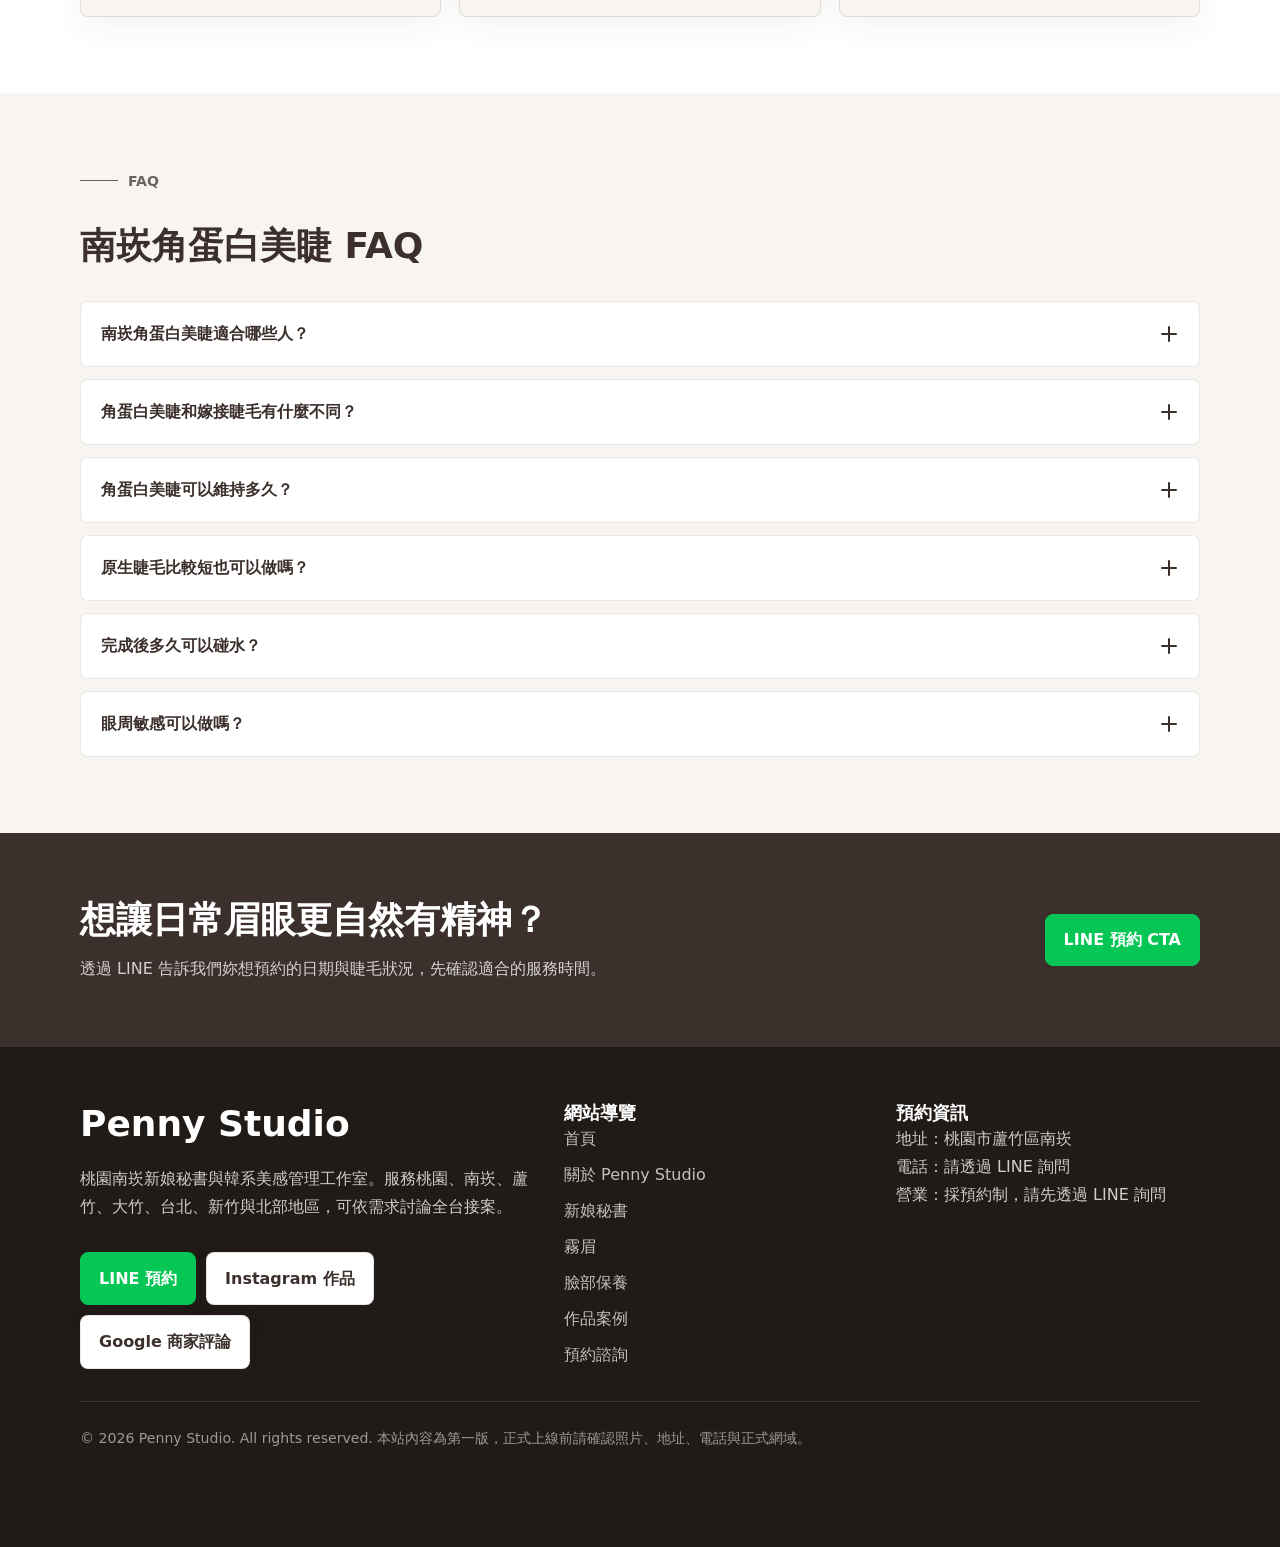
<file: lash-keratin.html>
<!doctype html>
<html lang="zh-Hant-TW">
<head>
  <meta charset="utf-8">
  <meta name="viewport" content="width=device-width, initial-scale=1">
  <title>桃園南崁角蛋白美睫｜韓式自然捲翹｜Penny Studio</title>
  <meta name="description" content="Penny Studio 提供桃園南崁角蛋白美睫服務，依原生睫毛、眼型與日常習慣調整自然捲翹度，適合喜歡素顏感、希望日常更好整理的客人。">
  <link rel="canonical" href="https://aa98100-pennystudio.github.io/pennystudio-official/lash-keratin.html">
  <meta property="og:type" content="website">
  <meta property="og:site_name" content="Penny Studio">
  <meta property="og:title" content="桃園南崁角蛋白美睫｜韓式自然捲翹｜Penny Studio">
  <meta property="og:description" content="桃園南崁角蛋白美睫，依原生睫毛與眼型調整自然捲翹度，呈現素顏有精神的日常眉眼。">
  <meta property="og:url" content="https://aa98100-pennystudio.github.io/pennystudio-official/lash-keratin.html">
  <meta property="og:image" content="https://aa98100-pennystudio.github.io/pennystudio-official/assets/images/works/lash-natural-curl.jpg">
  <meta name="twitter:card" content="summary_large_image">
  <meta name="twitter:title" content="桃園南崁角蛋白美睫｜韓式自然捲翹｜Penny Studio">
  <meta name="twitter:description" content="依原生睫毛、眼型與日常習慣調整自然捲翹度，讓素顏眉眼更好整理。">
  <meta name="twitter:image" content="https://aa98100-pennystudio.github.io/pennystudio-official/assets/images/works/lash-natural-curl.jpg">
  <link rel="icon" href="assets/icons/favicon.svg" type="image/svg+xml">
  <link rel="stylesheet" href="css/style.css">
  <script type="application/ld+json">
  {
    "@context": "https://schema.org",
    "@graph": [
      {
        "@type": "Service",
        "@id": "https://aa98100-pennystudio.github.io/pennystudio-official/lash-keratin.html#service",
        "name": "桃園南崁韓式角蛋白美睫",
        "provider": { "@type": "BeautySalon", "name": "Penny Studio", "url": "https://aa98100-pennystudio.github.io/pennystudio-official/" },
        "areaServed": ["桃園市", "蘆竹區", "南崁", "大竹", "北部地區"],
        "serviceType": "南崁角蛋白美睫 / 睫毛角蛋白",
        "description": "桃園南崁韓式角蛋白美睫依原生睫毛、眼型與日常習慣調整自然捲翹度。"
      },
      {
        "@type": "FAQPage",
        "@id": "https://aa98100-pennystudio.github.io/pennystudio-official/lash-keratin.html#faq",
        "url": "https://aa98100-pennystudio.github.io/pennystudio-official/lash-keratin.html",
        "mainEntity": [
          { "@type": "Question", "name": "南崁角蛋白美睫適合哪些人？", "acceptedAnswer": { "@type": "Answer", "text": "南崁角蛋白美睫適合想讓原生睫毛自然捲翹、偏好素顏感，或希望減少每天夾睫毛時間的人。會先依睫毛條件與日常習慣溝通。" } },
          { "@type": "Question", "name": "角蛋白美睫和嫁接睫毛有什麼不同？", "acceptedAnswer": { "@type": "Answer", "text": "睫毛角蛋白是整理原生睫毛的捲翹線條，視覺較自然；嫁接睫毛會增加外接睫毛，長度與濃密感通常更明顯。" } },
          { "@type": "Question", "name": "角蛋白美睫可以維持多久？", "acceptedAnswer": { "@type": "Answer", "text": "維持狀況會依個人原生睫毛週期、清潔方式與生活習慣而異，沒有固定保證；完成後可依現場照護提醒維持線條。" } },
          { "@type": "Question", "name": "原生睫毛比較短也可以做嗎？", "acceptedAnswer": { "@type": "Answer", "text": "可以先由現場評估原生睫毛長度、健康度與眼型，再討論是否適合以及可呈現的自然捲翹度。" } },
          { "@type": "Question", "name": "完成後多久可以碰水？", "acceptedAnswer": { "@type": "Answer", "text": "完成後請依現場提醒安排碰水與清潔時間，初期避免大量碰水、蒸氣與揉眼，讓睫毛線條更穩定。" } },
          { "@type": "Question", "name": "眼周敏感可以做嗎？", "acceptedAnswer": { "@type": "Answer", "text": "若有眼周敏感、近期感染、發炎或其他特殊狀況，請在預約前先告知；會先評估是否適合安排服務。" } }
        ]
      },
      {
        "@type": "WebPage",
        "@id": "https://aa98100-pennystudio.github.io/pennystudio-official/lash-keratin.html#webpage",
        "url": "https://aa98100-pennystudio.github.io/pennystudio-official/lash-keratin.html",
        "name": "桃園南崁角蛋白美睫｜韓式自然捲翹｜Penny Studio",
        "description": "Penny Studio 提供桃園南崁角蛋白美睫服務，依原生睫毛、眼型與日常習慣調整自然捲翹度。",
        "mainEntity": { "@id": "https://aa98100-pennystudio.github.io/pennystudio-official/lash-keratin.html#service" }
      },
      {
        "@type": "BreadcrumbList",
        "@id": "https://aa98100-pennystudio.github.io/pennystudio-official/lash-keratin.html#breadcrumb",
        "itemListElement": [
          { "@type": "ListItem", "position": 1, "name": "首頁", "item": "https://aa98100-pennystudio.github.io/pennystudio-official/" },
          { "@type": "ListItem", "position": 2, "name": "角蛋白美睫", "item": "https://aa98100-pennystudio.github.io/pennystudio-official/lash-keratin.html" }
        ]
      }
    ]
  }
  </script>
</head>
<body data-page="lash">
  <a class="skip-link" href="#main">跳到主要內容</a>
  <header class="site-header" data-header>
    <div class="header-inner">
      <a class="brand" href="index.html" aria-label="Penny Studio 首頁">
        <span class="brand-mark" aria-hidden="true">P</span>
        <span class="brand-text"><span class="brand-name">Penny Studio</span><span class="brand-subtitle">Bridal & Beauty</span></span>
      </a>
      <nav class="site-nav" id="site-nav" aria-label="主要導覽">
        <a href="index.html" data-nav-page="home">首頁</a>
        <a href="about.html" data-nav-page="about">關於 Penny Studio</a>
        <a href="bridal.html" data-nav-page="bridal">新娘秘書</a>
        <a href="lash-keratin.html" data-nav-page="lash">角蛋白美睫</a>
        <a href="brow.html" data-nav-page="brow">霧眉</a>
        <a href="facial-care.html" data-nav-page="facial">臉部保養</a>
        <a href="works.html" data-nav-page="works">作品案例</a>
        <a href="faq.html" data-nav-page="faq">FAQ</a>
        <a href="https://lin.ee/zKgRbTT" target="_blank" rel="noopener noreferrer" data-nav-page="contact" data-line-cta>預約諮詢</a>
        <a href="https://lin.ee/zKgRbTT" target="_blank" rel="noopener noreferrer" class="nav-cta" data-line-cta>LINE 詢問檔期</a>
      </nav>
      <button class="nav-toggle" type="button" aria-label="開啟選單" aria-controls="site-nav" aria-expanded="false" data-nav-toggle>
        <span class="nav-toggle-lines" aria-hidden="true"></span>
      </button>
    </div>
  </header>

  <main id="main">
    <div class="breadcrumb-wrap">
      <nav class="breadcrumb container" aria-label="Breadcrumb">
        <ol>
          <li><a href="index.html">首頁</a></li>
          <li aria-current="page">角蛋白美睫</li>
        </ol>
      </nav>
    </div>

    <section class="hero hero-compact">
      <div class="hero-bg">
        <img src="assets/images/works/lash-natural-curl.jpg" alt="桃園南崁韓式角蛋白美睫自然捲翹案例" decoding="async">
      </div>
      <div class="hero-content">
        <p class="eyebrow">Lash Keratin</p>
        <h1>桃園南崁韓式角蛋白美睫</h1>
        <p class="lead">自然捲翹、素顏有精神的原生睫毛管理</p>
        <div class="hero-actions">
          <a href="https://lin.ee/zKgRbTT" target="_blank" rel="noopener noreferrer" class="button line" data-line-cta>LINE 預約諮詢</a>
          <a class="button" href="https://www.instagram.com/penny.eyelash?igsh=MWJ5Mmo3NDc5bGtlZw==" target="_blank" rel="noopener noreferrer">查看美睫案例</a>
        </div>
      </div>
    </section>

    <section class="section section-alt">
      <div class="container">
        <div class="section-header reveal">
          <p class="eyebrow">Suitable</p>
          <h2>角蛋白美睫適合誰</h2>
        </div>
        <div class="card-grid three">
          <article class="service-card reveal"><h3>想要自然捲翹</h3><p>希望睫毛有線條，但不想有明顯嫁接感或濃密負擔。</p></article>
          <article class="service-card reveal"><h3>日常想更省時</h3><p>平常會夾睫毛、刷睫毛膏，希望早上整理更簡單。</p></article>
          <article class="service-card reveal"><h3>喜歡素顏感</h3><p>偏好乾淨自然的眉眼狀態，看起來有精神但不誇張。</p></article>
        </div>
      </div>
    </section>

    <section class="section">
      <div class="container two-column">
        <div class="section-header reveal">
          <p class="eyebrow">South Taoyuan</p>
          <h2>南崁角蛋白美睫服務特色</h2>
          <p>南崁角蛋白美睫以原生睫毛狀態為基礎，桃園角蛋白美睫服務會先了解眼型、日常習慣與期待的自然度，再安排合適的捲翹方向。</p>
        </div>
        <div class="info-panel reveal">
          <h3>保留自然感的細節安排</h3>
          <ul class="text-list">
            <li>依原生睫毛條件與眼型調整捲翹度，不追求過度誇張。</li>
            <li>以偏好自然素顏感的眉眼狀態為主，讓睫毛線條更清楚。</li>
            <li>透過睫毛角蛋白整理，減少每天夾睫毛的時間。</li>
            <li>採預約制與事前溝通，先確認目前狀況與期待方向。</li>
            <li>韓式角蛋白美睫的維持狀況依個人睫毛週期而異，沒有固定保證。</li>
          </ul>
        </div>
      </div>
    </section>

    <section class="section">
      <div class="container two-column">
        <div class="section-header reveal">
          <p class="eyebrow">Compare</p>
          <h2>與嫁接睫毛差異</h2>
        </div>
        <div class="content-stack reveal">
          <p>睫毛角蛋白主要整理原生睫毛的捲翹線條，視覺感較自然；嫁接睫毛則是增加外接睫毛，能有較明顯的濃密或長度變化。</p>
          <p>若妳喜歡清爽、自然、低負擔的日常眉眼，南崁角蛋白會是比較接近素顏感的選擇。若希望妝感明顯，則可再評估其他美睫方式。</p>
        </div>
      </div>
    </section>

    <section class="section section-soft">
      <div class="container">
        <div class="section-header center reveal">
          <p class="eyebrow">Process</p>
          <h2>服務流程</h2>
        </div>
        <div class="process">
          <article class="process-step reveal"><h3>睫毛狀態確認</h3><p>先了解原生睫毛條件、日常習慣與期待捲翹度。</p></article>
          <article class="process-step reveal"><h3>清潔與保護</h3><p>整理眼周並做好保護，讓過程更舒適。</p></article>
          <article class="process-step reveal"><h3>捲翹塑形</h3><p>依睫毛長度與眼型調整捲度，避免過度誇張。</p></article>
          <article class="process-step reveal"><h3>照護提醒</h3><p>完成後說明日常保養方式與需要注意的生活細節。</p></article>
        </div>
      </div>
    </section>

    <section class="section">
      <div class="container two-column">
        <div class="content-stack reveal">
          <p class="eyebrow">Care</p>
          <h2>維持時間與照護提醒</h2>
          <p>角蛋白美睫的維持狀態會依原生睫毛生長週期、生活習慣、眼周保養與清潔方式而不同。完成後建議依照現場提醒照護，讓睫毛線條維持得更穩定。</p>
        </div>
        <div class="info-panel reveal">
          <h3>日常提醒</h3>
          <ul class="text-list">
            <li>完成後依現場建議避免立即大量碰水或揉眼。</li>
            <li>卸妝與清潔時放輕動作，減少拉扯原生睫毛。</li>
            <li>若有眼周敏感或特殊狀況，預約前請先告知。</li>
            <li>維持時間沒有固定保證，會因個人狀態而不同。</li>
          </ul>
        </div>
      </div>
    </section>

    <section class="section section-alt">
      <div class="container">
        <div class="section-header reveal">
          <p class="eyebrow">Cases</p>
          <h2>南崁角蛋白美睫案例</h2>
        </div>
        <div class="card-grid three">
          <article class="case-card image-card reveal">
            <img src="assets/images/works/lash-keratin-closeup-01.jpg" alt="桃園韓式角蛋白美睫自然捲翹案例" loading="lazy" decoding="async">
            <div class="image-card-body">
              <p class="tag">韓式角蛋白美睫</p>
              <h3>自然捲翹線條</h3>
              <p>保留原生睫毛的輕盈感，讓眼神自然明亮。</p>
            </div>
          </article>
          <article class="case-card image-card reveal">
            <img src="assets/images/works/lash-natural-curl.jpg" alt="韓式角蛋白美睫素顏感案例" loading="lazy" decoding="async">
            <div class="image-card-body">
              <p class="tag">韓式角蛋白美睫</p>
              <h3>素顏有精神</h3>
              <p>日常清爽，不需要濃重妝感也能整理眉眼狀態。</p>
            </div>
          </article>
          <article class="case-card image-card reveal">
            <img src="assets/images/works/lash-daily-lines.jpg" alt="韓式角蛋白美睫日常好整理案例" loading="lazy" decoding="async">
            <div class="image-card-body">
              <p class="tag">韓式角蛋白美睫</p>
              <h3>日常好整理</h3>
              <p>適合通勤與簡約妝容，讓早晨整理更輕鬆。</p>
            </div>
          </article>
        </div>
      </div>
    </section>

    <section class="section">
      <div class="container">
        <div class="section-header reveal">
          <p class="eyebrow">FAQ</p>
          <h2>南崁角蛋白美睫 FAQ</h2>
        </div>
        <div class="faq-list">
          <article class="faq-item reveal"><button class="faq-question" type="button" aria-expanded="false">南崁角蛋白美睫適合哪些人？<span class="faq-icon" aria-hidden="true"></span></button><div class="faq-answer" hidden><p>南崁角蛋白美睫適合想讓原生睫毛自然捲翹、偏好素顏感，或希望減少每天夾睫毛時間的人。會先依睫毛條件與日常習慣溝通。</p></div></article>
          <article class="faq-item reveal"><button class="faq-question" type="button" aria-expanded="false">角蛋白美睫和嫁接睫毛有什麼不同？<span class="faq-icon" aria-hidden="true"></span></button><div class="faq-answer" hidden><p>睫毛角蛋白是整理原生睫毛的捲翹線條，視覺較自然；嫁接睫毛會增加外接睫毛，長度與濃密感通常更明顯。</p></div></article>
          <article class="faq-item reveal"><button class="faq-question" type="button" aria-expanded="false">角蛋白美睫可以維持多久？<span class="faq-icon" aria-hidden="true"></span></button><div class="faq-answer" hidden><p>維持狀況會依個人原生睫毛週期、清潔方式與生活習慣而異，沒有固定保證；完成後可依現場照護提醒維持線條。</p></div></article>
          <article class="faq-item reveal"><button class="faq-question" type="button" aria-expanded="false">原生睫毛比較短也可以做嗎？<span class="faq-icon" aria-hidden="true"></span></button><div class="faq-answer" hidden><p>可以先由現場評估原生睫毛長度、健康度與眼型，再討論是否適合以及可呈現的自然捲翹度。</p></div></article>
          <article class="faq-item reveal"><button class="faq-question" type="button" aria-expanded="false">完成後多久可以碰水？<span class="faq-icon" aria-hidden="true"></span></button><div class="faq-answer" hidden><p>完成後請依現場提醒安排碰水與清潔時間，初期避免大量碰水、蒸氣與揉眼，讓睫毛線條更穩定。</p></div></article>
          <article class="faq-item reveal"><button class="faq-question" type="button" aria-expanded="false">眼周敏感可以做嗎？<span class="faq-icon" aria-hidden="true"></span></button><div class="faq-answer" hidden><p>若有眼周敏感、近期感染、發炎或其他特殊狀況，請在預約前先告知；會先評估是否適合安排服務。</p></div></article>
        </div>
      </div>
    </section>

    <section class="cta-band">
      <div class="container cta-inner">
        <div>
          <h2>想讓日常眉眼更自然有精神？</h2>
          <p>透過 LINE 告訴我們妳想預約的日期與睫毛狀況，先確認適合的服務時間。</p>
        </div>
        <a href="https://lin.ee/zKgRbTT" target="_blank" rel="noopener noreferrer" class="button line" data-line-cta>LINE 預約 CTA</a>
      </div>
    </section>
  </main>

  <footer class="site-footer">
    <div class="container">
      <div class="footer-grid">
        <div class="footer-brand">
          <h2>Penny Studio</h2>
          <p>桃園南崁新娘秘書與韓系美感管理工作室。服務桃園、南崁、蘆竹、大竹、台北、新竹與北部地區，可依需求討論全台接案。</p>
          <div class="footer-actions">
            <a href="https://lin.ee/zKgRbTT" target="_blank" rel="noopener noreferrer" class="button line" data-line-cta>LINE 預約</a>
            <a class="button" href="https://www.instagram.com/penny.eyelash?igsh=MWJ5Mmo3NDc5bGtlZw==" target="_blank" rel="noopener noreferrer">Instagram 作品</a>
            <a class="button" href="https://maps.app.goo.gl/C7DK2LivzjPGuZda6?g_st=ifm" target="_blank" rel="noopener noreferrer">Google 商家評論</a>
          </div>
        </div>
        <div>
          <h3>網站導覽</h3>
          <div class="footer-links">
            <a href="index.html">首頁</a>
            <a href="about.html">關於 Penny Studio</a>
            <a href="bridal.html">新娘秘書</a>
            <a href="brow.html">霧眉</a>
            <a href="facial-care.html">臉部保養</a>
            <a href="works.html">作品案例</a>
            <a href="https://lin.ee/zKgRbTT" target="_blank" rel="noopener noreferrer" data-line-cta>預約諮詢</a>
          </div>
        </div>
        <div>
          <h3>預約資訊</h3>
          <p>地址：桃園市蘆竹區南崁</p>
          <p>電話：請透過 LINE 詢問</p>
          <p>營業：採預約制，請先透過 LINE 詢問</p>
                  </div>
      </div>
      <p class="footer-note">© 2026 Penny Studio. All rights reserved. 本站內容為第一版，正式上線前請確認照片、地址、電話與正式網域。</p>
    </div>
  </footer>

  <a href="https://lin.ee/zKgRbTT" target="_blank" rel="noopener noreferrer" class="mobile-line-cta" data-line-cta>LINE 詢問檔期</a>
  <button class="back-to-top" type="button" aria-label="返回頂部" data-back-to-top>↑</button>
  <script src="js/main.js" defer></script>
</body>
</html>
</file>
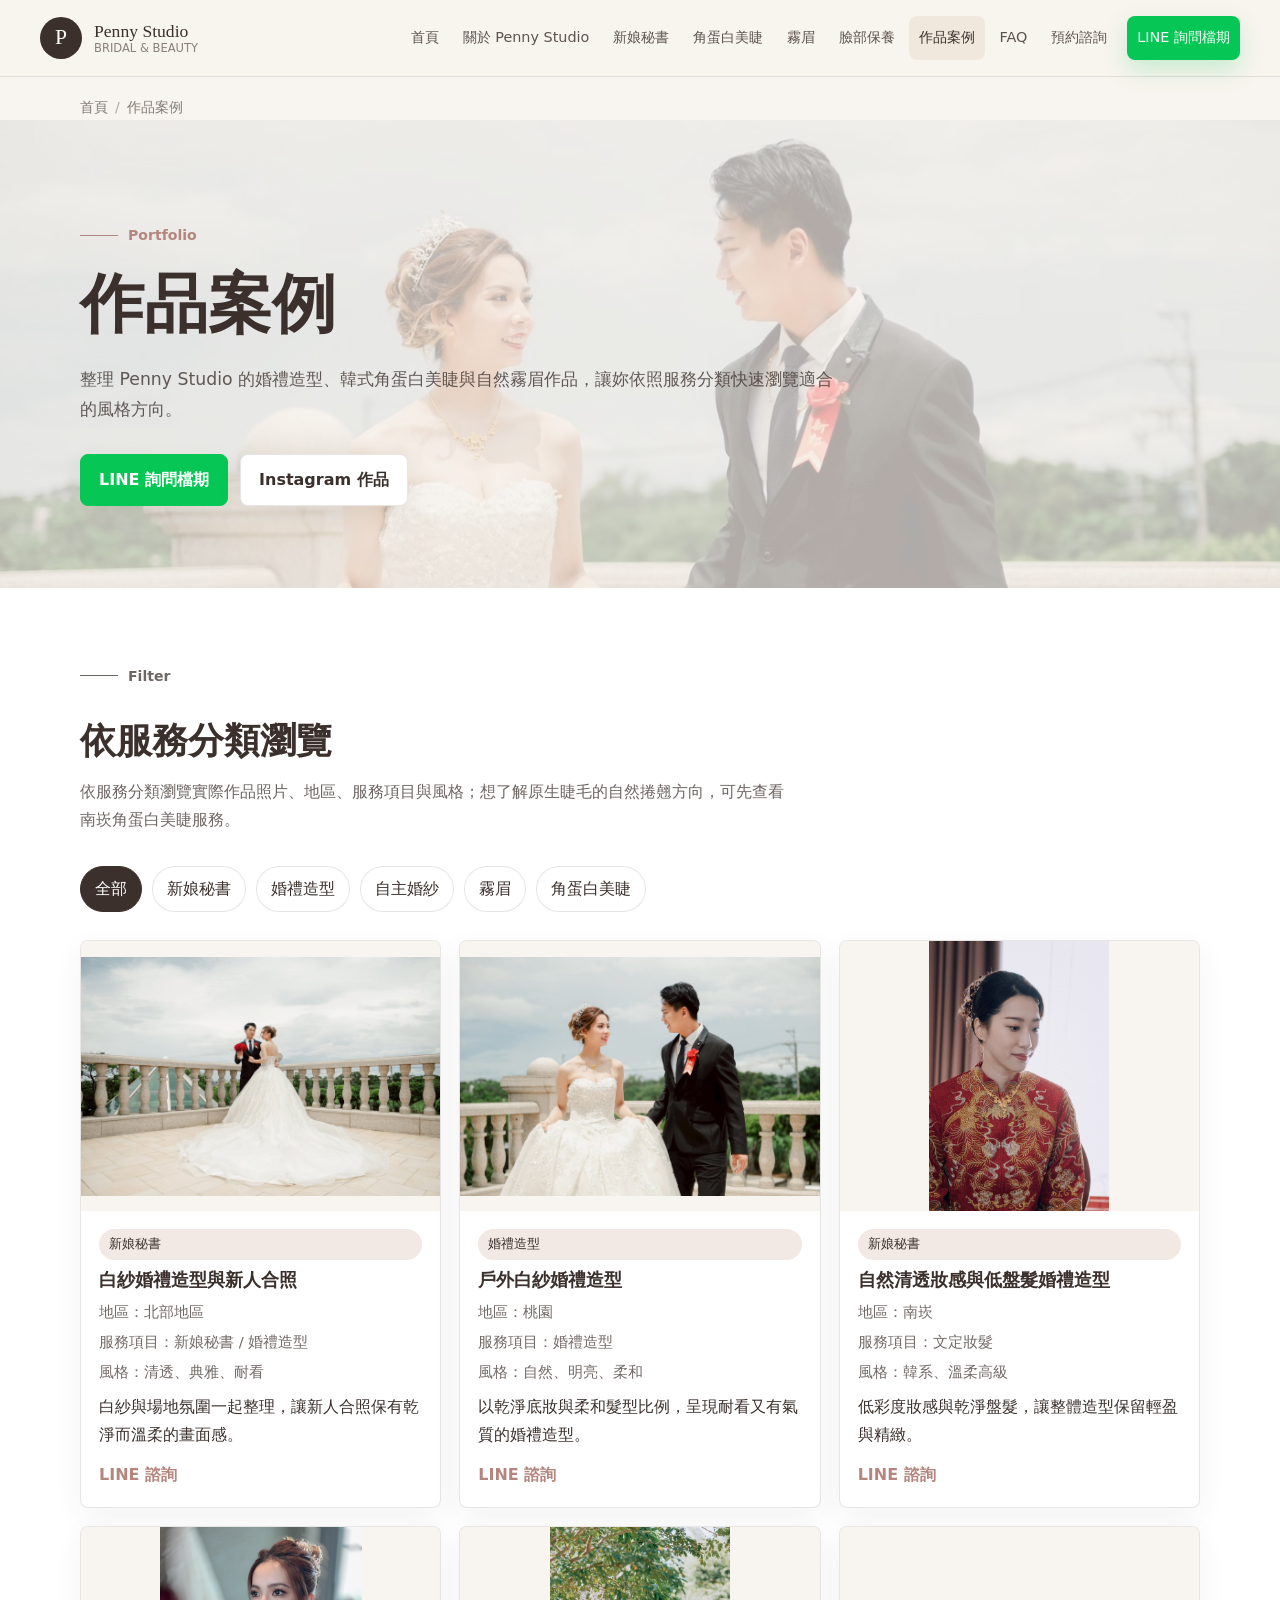
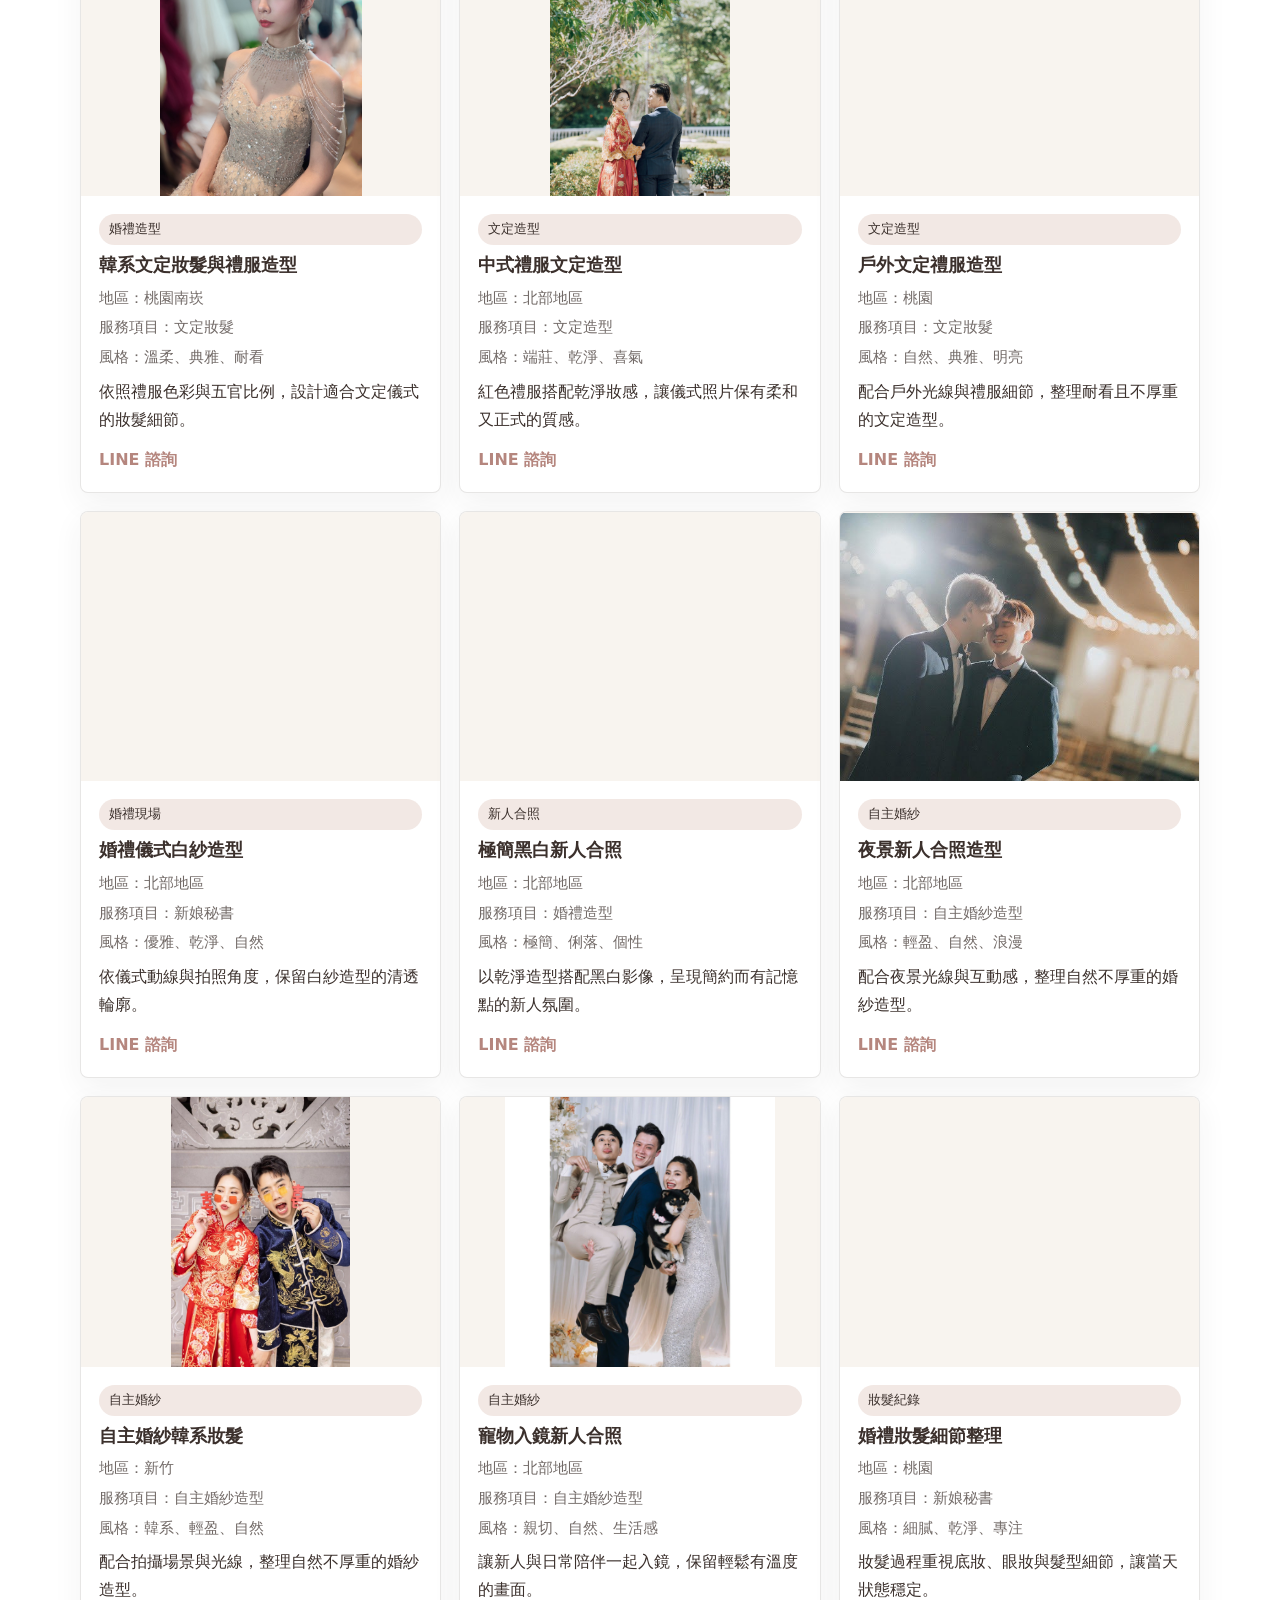
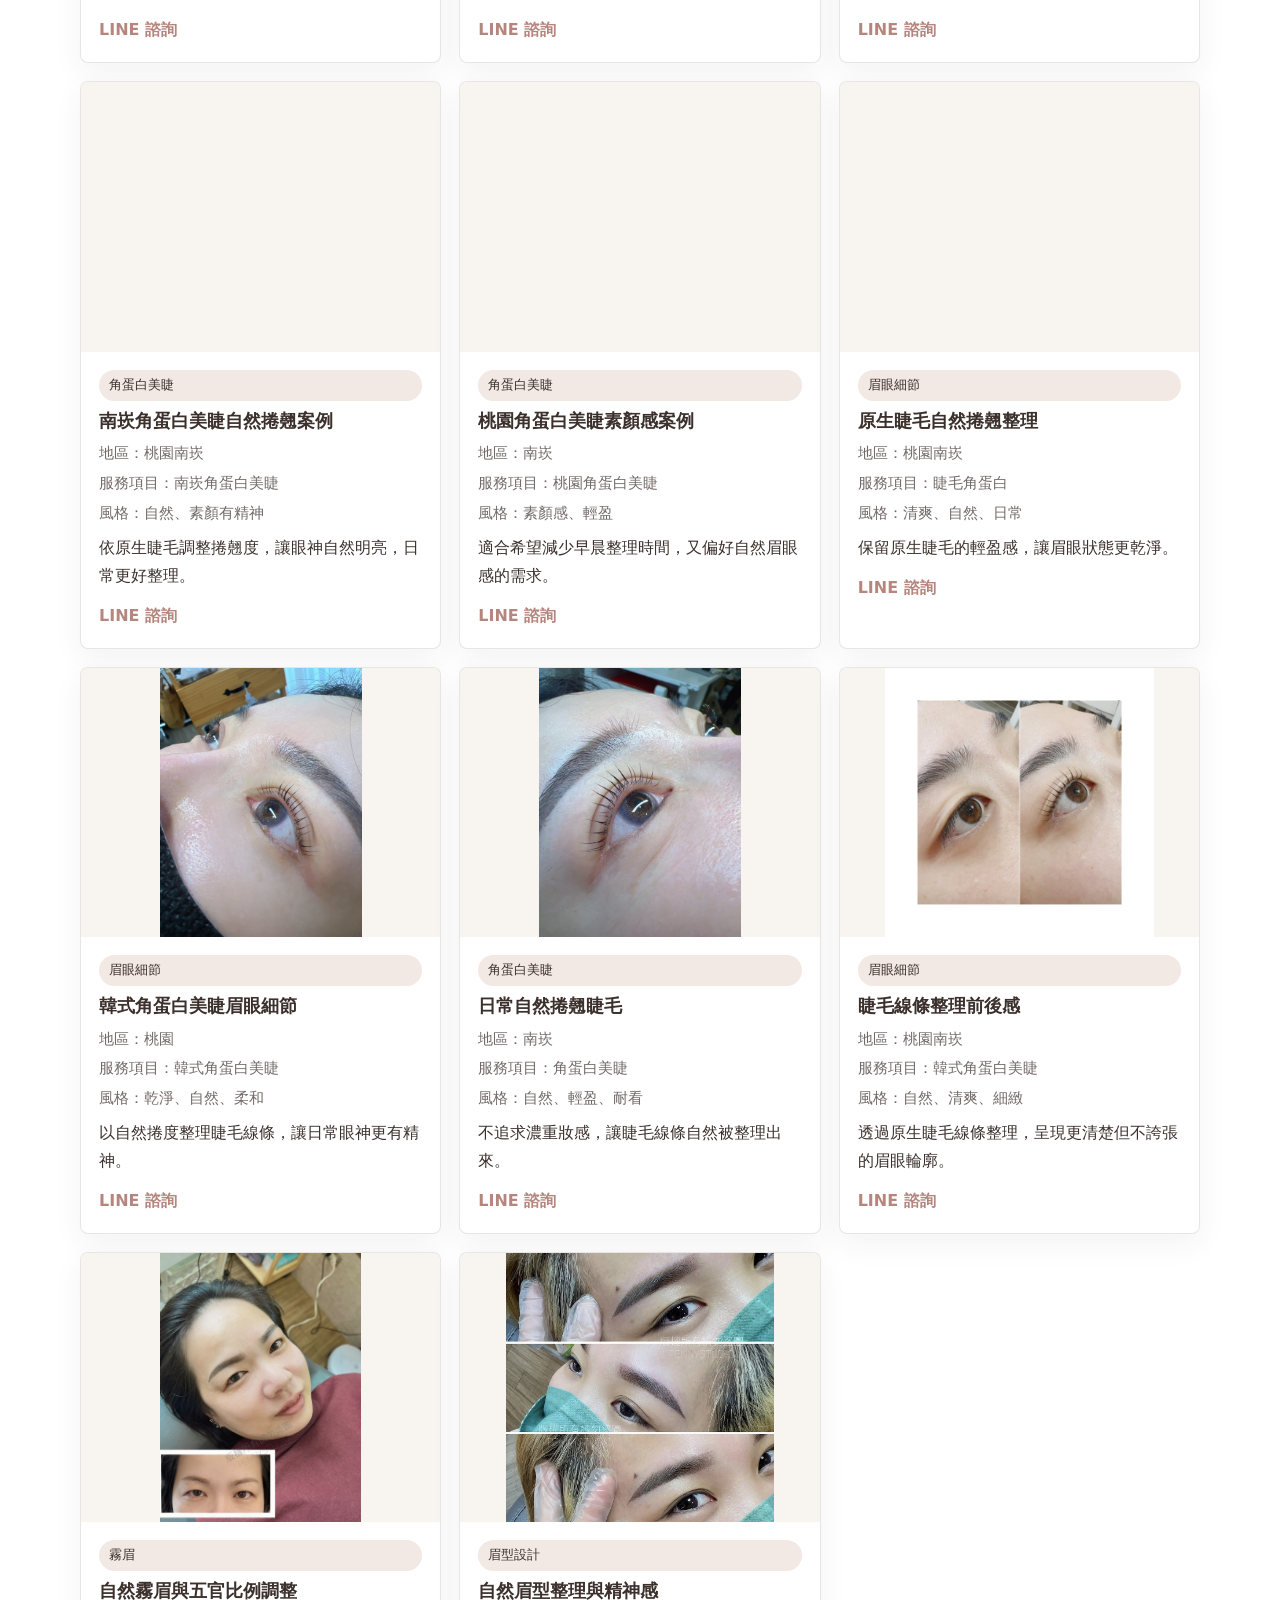
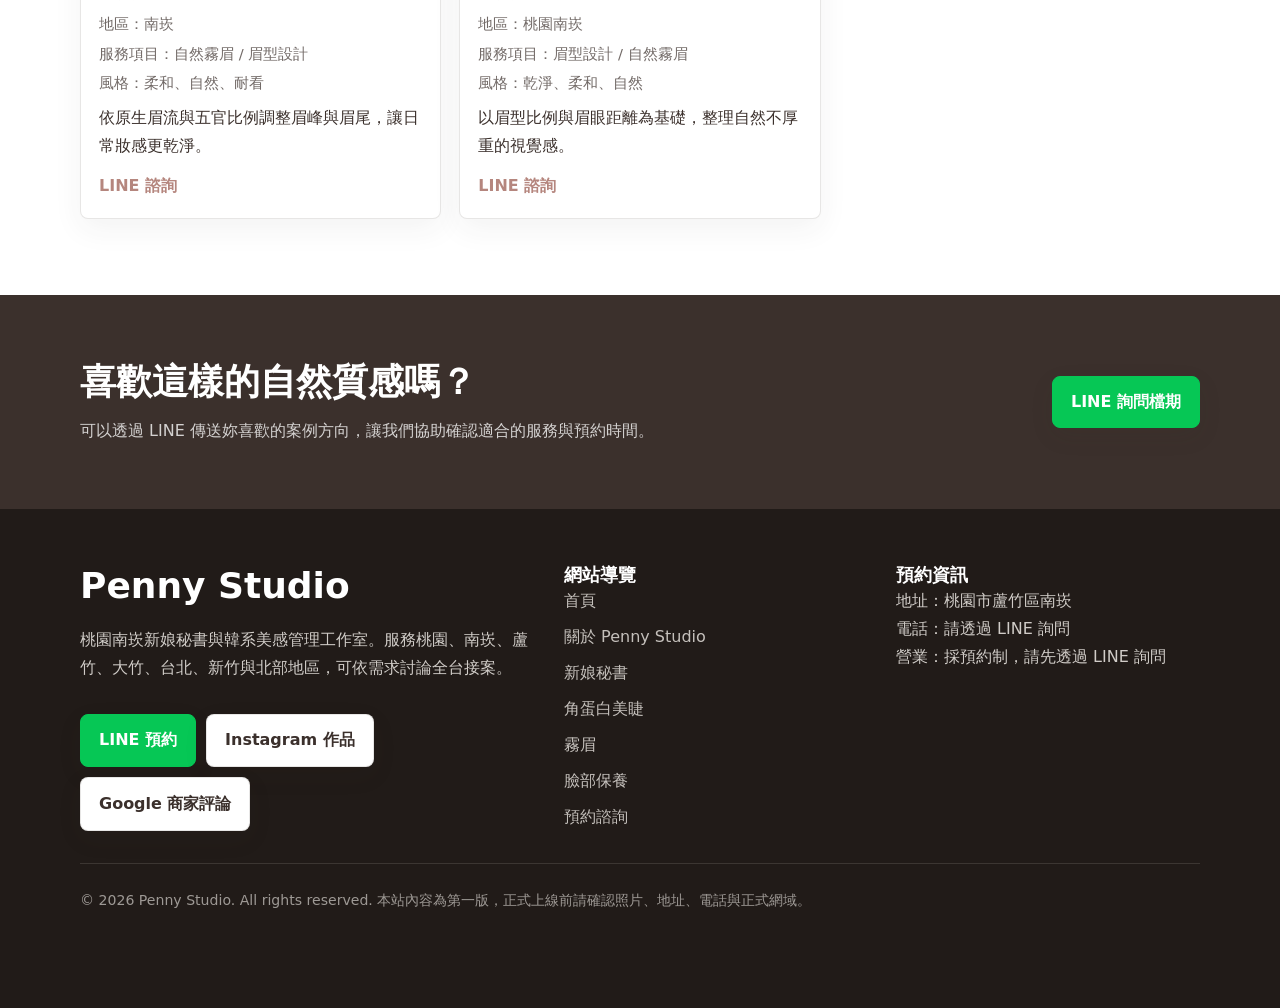
<file: works.html>
<!doctype html>
<html lang="zh-Hant-TW">
<head>
  <meta charset="utf-8">
  <meta name="viewport" content="width=device-width, initial-scale=1">
  <title>Penny Studio 作品案例｜婚禮造型・角蛋白美睫・霧眉</title>
  <meta name="description" content="瀏覽 Penny Studio 作品案例，包含婚禮造型、文定造型、自主婚紗、桃園南崁角蛋白美睫與自然霧眉作品。">
  <link rel="canonical" href="https://aa98100-pennystudio.github.io/pennystudio-official/works.html">
  <meta property="og:type" content="website">
  <meta property="og:site_name" content="Penny Studio">
  <meta property="og:title" content="Penny Studio 作品案例｜婚禮造型・角蛋白美睫・霧眉">
  <meta property="og:description" content="Penny Studio 作品案例索引，整理婚禮造型、角蛋白美睫與自然霧眉作品。">
  <meta property="og:url" content="https://aa98100-pennystudio.github.io/pennystudio-official/works.html">
  <meta property="og:image" content="https://aa98100-pennystudio.github.io/pennystudio-official/assets/images/works/wedding-gown-couple-01.jpg">
  <meta name="twitter:card" content="summary_large_image">
  <meta name="twitter:title" content="Penny Studio 作品案例｜婚禮造型・角蛋白美睫・霧眉">
  <meta name="twitter:description" content="瀏覽 Penny Studio 婚禮造型、角蛋白美睫與霧眉案例。">
  <meta name="twitter:image" content="https://aa98100-pennystudio.github.io/pennystudio-official/assets/images/works/wedding-gown-couple-01.jpg">
  <link rel="icon" href="assets/icons/favicon.svg" type="image/svg+xml">
  <link rel="stylesheet" href="css/style.css">
  <script type="application/ld+json">
  {
    "@context": "https://schema.org",
    "@graph": [
      {
        "@type": "CollectionPage",
        "@id": "https://aa98100-pennystudio.github.io/pennystudio-official/works.html#collection",
        "url": "https://aa98100-pennystudio.github.io/pennystudio-official/works.html",
        "name": "Penny Studio 作品案例",
        "description": "Penny Studio 作品案例，包含婚禮造型、桃園南崁角蛋白美睫與自然霧眉。",
        "isPartOf": {
          "@type": "WebSite",
          "name": "Penny Studio",
          "url": "https://aa98100-pennystudio.github.io/pennystudio-official/"
        }
      },
      {
        "@type": "BreadcrumbList",
        "@id": "https://aa98100-pennystudio.github.io/pennystudio-official/works.html#breadcrumb",
        "itemListElement": [
          { "@type": "ListItem", "position": 1, "name": "首頁", "item": "https://aa98100-pennystudio.github.io/pennystudio-official/" },
          { "@type": "ListItem", "position": 2, "name": "作品案例", "item": "https://aa98100-pennystudio.github.io/pennystudio-official/works.html" }
        ]
      }
    ]
  }
  </script>
</head>
<body data-page="works">
  <a class="skip-link" href="#main">跳到主要內容</a>
  <header class="site-header" data-header>
    <div class="header-inner">
      <a class="brand" href="index.html" aria-label="Penny Studio 首頁">
        <span class="brand-mark" aria-hidden="true">P</span>
        <span class="brand-text"><span class="brand-name">Penny Studio</span><span class="brand-subtitle">Bridal & Beauty</span></span>
      </a>
      <nav class="site-nav" id="site-nav" aria-label="主要導覽">
        <a href="index.html" data-nav-page="home">首頁</a>
        <a href="about.html" data-nav-page="about">關於 Penny Studio</a>
        <a href="bridal.html" data-nav-page="bridal">新娘秘書</a>
        <a href="lash-keratin.html" data-nav-page="lash">角蛋白美睫</a>
        <a href="brow.html" data-nav-page="brow">霧眉</a>
        <a href="facial-care.html" data-nav-page="facial">臉部保養</a>
        <a href="works.html" data-nav-page="works">作品案例</a>
        <a href="faq.html" data-nav-page="faq">FAQ</a>
        <a href="https://lin.ee/zKgRbTT" target="_blank" rel="noopener noreferrer" data-nav-page="contact" data-line-cta>預約諮詢</a>
        <a href="https://lin.ee/zKgRbTT" target="_blank" rel="noopener noreferrer" class="nav-cta" data-line-cta>LINE 詢問檔期</a>
      </nav>
      <button class="nav-toggle" type="button" aria-label="開啟選單" aria-controls="site-nav" aria-expanded="false" data-nav-toggle>
        <span class="nav-toggle-lines" aria-hidden="true"></span>
      </button>
    </div>
  </header>

  <main id="main">
    <div class="breadcrumb-wrap">
      <nav class="breadcrumb container" aria-label="Breadcrumb">
        <ol>
          <li><a href="index.html">首頁</a></li>
          <li aria-current="page">作品案例</li>
        </ol>
      </nav>
    </div>

    <section class="hero hero-compact">
      <div class="hero-bg">
        <img src="assets/images/works/wedding-gown-couple-01.jpg" alt="Penny Studio 婚禮造型、角蛋白美睫與霧眉作品總覽" decoding="async">
      </div>
      <div class="hero-content">
        <p class="eyebrow">Portfolio</p>
        <h1>作品案例</h1>
        <p class="lead">整理 Penny Studio 的婚禮造型、韓式角蛋白美睫與自然霧眉作品，讓妳依照服務分類快速瀏覽適合的風格方向。</p>
        <div class="hero-actions">
          <a href="https://lin.ee/zKgRbTT" target="_blank" rel="noopener noreferrer" class="button line" data-line-cta>LINE 詢問檔期</a>
          <a class="button" href="https://www.instagram.com/penny_studio_?igsh=MW9hN3NlZTcxYmJwdA==" target="_blank" rel="noopener noreferrer">Instagram 作品</a>
        </div>
      </div>
    </section>

    <section class="section section-alt">
      <div class="container">
        <div class="section-header reveal">
          <p class="eyebrow">Filter</p>
          <h2>依服務分類瀏覽</h2>
          <p>依服務分類瀏覽實際作品照片、地區、服務項目與風格；想了解原生睫毛的自然捲翹方向，可先查看 <a href="lash-keratin.html">南崁角蛋白美睫服務</a>。</p>
        </div>

                                <div class="filter-bar" aria-label="作品分類篩選">
          <button class="filter-button" type="button" data-filter="all" aria-pressed="true">全部</button>
          <button class="filter-button" type="button" data-filter="bridal" aria-pressed="false">新娘秘書</button>
          <button class="filter-button" type="button" data-filter="wedding" aria-pressed="false">婚禮造型</button>
          <button class="filter-button" type="button" data-filter="prewedding" aria-pressed="false">自主婚紗</button>
          <button class="filter-button" type="button" data-filter="brow" aria-pressed="false">霧眉</button>
          <button class="filter-button" type="button" data-filter="lash" aria-pressed="false">角蛋白美睫</button>
        </div>

        <div class="card-grid three">
          <article class="case-card reveal" data-category="bridal wedding">
            <img src="assets/images/works/wedding-gown-couple-02.jpg" alt="Penny Studio 白紗婚禮造型與新人合照" loading="lazy" decoding="async">
            <div class="case-card-body">
              <p class="tag">新娘秘書</p>
              <h3>白紗婚禮造型與新人合照</h3>
              <div class="case-detail"><span>地區：北部地區</span><span>服務項目：新娘秘書 / 婚禮造型</span><span>風格：清透、典雅、耐看</span></div>
              <p>白紗與場地氛圍一起整理，讓新人合照保有乾淨而溫柔的畫面感。</p>
              <a href="https://lin.ee/zKgRbTT" target="_blank" rel="noopener noreferrer" class="card-link" data-line-cta>LINE 諮詢</a>
            </div>
          </article>

          <article class="case-card reveal" data-category="bridal wedding">
            <img src="assets/images/works/wedding-gown-couple-01.jpg" alt="戶外白紗婚禮造型與新人合照" loading="lazy" decoding="async">
            <div class="case-card-body">
              <p class="tag">婚禮造型</p>
              <h3>戶外白紗婚禮造型</h3>
              <div class="case-detail"><span>地區：桃園</span><span>服務項目：婚禮造型</span><span>風格：自然、明亮、柔和</span></div>
              <p>以乾淨底妝與柔和髮型比例，呈現耐看又有氣質的婚禮造型。</p>
              <a href="https://lin.ee/zKgRbTT" target="_blank" rel="noopener noreferrer" class="card-link" data-line-cta>LINE 諮詢</a>
            </div>
          </article>

          <article class="case-card reveal" data-category="bridal wedding">
            <img src="assets/images/works/wedding-natural-low-bun.jpg" alt="自然清透妝感與低盤髮婚禮造型" loading="lazy" decoding="async">
            <div class="case-card-body">
              <p class="tag">新娘秘書</p>
              <h3>自然清透妝感與低盤髮婚禮造型</h3>
              <div class="case-detail"><span>地區：南崁</span><span>服務項目：文定妝髮</span><span>風格：韓系、溫柔高級</span></div>
              <p>低彩度妝感與乾淨盤髮，讓整體造型保留輕盈與精緻。</p>
              <a href="https://lin.ee/zKgRbTT" target="_blank" rel="noopener noreferrer" class="card-link" data-line-cta>LINE 諮詢</a>
            </div>
          </article>

          <article class="case-card reveal" data-category="bridal wedding">
            <img src="assets/images/works/wedding-korean-engagement.jpg" alt="韓系文定妝髮與禮服造型" loading="lazy" decoding="async">
            <div class="case-card-body">
              <p class="tag">婚禮造型</p>
              <h3>韓系文定妝髮與禮服造型</h3>
              <div class="case-detail"><span>地區：桃園南崁</span><span>服務項目：文定妝髮</span><span>風格：溫柔、典雅、耐看</span></div>
              <p>依照禮服色彩與五官比例，設計適合文定儀式的妝髮細節。</p>
              <a href="https://lin.ee/zKgRbTT" target="_blank" rel="noopener noreferrer" class="card-link" data-line-cta>LINE 諮詢</a>
            </div>
          </article>

          <article class="case-card reveal" data-category="bridal wedding">
            <img src="assets/images/works/engagement-red-gown-01.jpg" alt="中式禮服文定造型" loading="lazy" decoding="async">
            <div class="case-card-body">
              <p class="tag">文定造型</p>
              <h3>中式禮服文定造型</h3>
              <div class="case-detail"><span>地區：北部地區</span><span>服務項目：文定造型</span><span>風格：端莊、乾淨、喜氣</span></div>
              <p>紅色禮服搭配乾淨妝感，讓儀式照片保有柔和又正式的質感。</p>
              <a href="https://lin.ee/zKgRbTT" target="_blank" rel="noopener noreferrer" class="card-link" data-line-cta>LINE 諮詢</a>
            </div>
          </article>

          <article class="case-card reveal" data-category="bridal wedding">
            <img src="assets/images/works/engagement-red-gown-02.jpg" alt="戶外文定禮服造型" loading="lazy" decoding="async">
            <div class="case-card-body">
              <p class="tag">文定造型</p>
              <h3>戶外文定禮服造型</h3>
              <div class="case-detail"><span>地區：桃園</span><span>服務項目：文定妝髮</span><span>風格：自然、典雅、明亮</span></div>
              <p>配合戶外光線與禮服細節，整理耐看且不厚重的文定造型。</p>
              <a href="https://lin.ee/zKgRbTT" target="_blank" rel="noopener noreferrer" class="card-link" data-line-cta>LINE 諮詢</a>
            </div>
          </article>

          <article class="case-card reveal" data-category="bridal wedding">
            <img src="assets/images/works/wedding-ceremony-couple-01.jpg" alt="婚禮儀式白紗造型" loading="lazy" decoding="async">
            <div class="case-card-body">
              <p class="tag">婚禮現場</p>
              <h3>婚禮儀式白紗造型</h3>
              <div class="case-detail"><span>地區：北部地區</span><span>服務項目：新娘秘書</span><span>風格：優雅、乾淨、自然</span></div>
              <p>依儀式動線與拍照角度，保留白紗造型的清透輪廓。</p>
              <a href="https://lin.ee/zKgRbTT" target="_blank" rel="noopener noreferrer" class="card-link" data-line-cta>LINE 諮詢</a>
            </div>
          </article>

          <article class="case-card reveal" data-category="wedding prewedding">
            <img src="assets/images/works/wedding-couple-black-white-01.jpg" alt="極簡黑白新人合照造型" loading="lazy" decoding="async">
            <div class="case-card-body">
              <p class="tag">新人合照</p>
              <h3>極簡黑白新人合照</h3>
              <div class="case-detail"><span>地區：北部地區</span><span>服務項目：婚禮造型</span><span>風格：極簡、俐落、個性</span></div>
              <p>以乾淨造型搭配黑白影像，呈現簡約而有記憶點的新人氛圍。</p>
              <a href="https://lin.ee/zKgRbTT" target="_blank" rel="noopener noreferrer" class="card-link" data-line-cta>LINE 諮詢</a>
            </div>
          </article>

          <article class="case-card reveal" data-category="prewedding wedding">
            <img src="assets/images/works/wedding-couple-night-01.jpg" alt="夜景新人合照造型" loading="lazy" decoding="async">
            <div class="case-card-body">
              <p class="tag">自主婚紗</p>
              <h3>夜景新人合照造型</h3>
              <div class="case-detail"><span>地區：北部地區</span><span>服務項目：自主婚紗造型</span><span>風格：輕盈、自然、浪漫</span></div>
              <p>配合夜景光線與互動感，整理自然不厚重的婚紗造型。</p>
              <a href="https://lin.ee/zKgRbTT" target="_blank" rel="noopener noreferrer" class="card-link" data-line-cta>LINE 諮詢</a>
            </div>
          </article>

          <article class="case-card reveal" data-category="prewedding bridal">
            <img src="assets/images/works/wedding-bridal-session.jpg" alt="自主婚紗韓系妝髮" loading="lazy" decoding="async">
            <div class="case-card-body">
              <p class="tag">自主婚紗</p>
              <h3>自主婚紗韓系妝髮</h3>
              <div class="case-detail"><span>地區：新竹</span><span>服務項目：自主婚紗造型</span><span>風格：韓系、輕盈、自然</span></div>
              <p>配合拍攝場景與光線，整理自然不厚重的婚紗造型。</p>
              <a href="https://lin.ee/zKgRbTT" target="_blank" rel="noopener noreferrer" class="card-link" data-line-cta>LINE 諮詢</a>
            </div>
          </article>

          <article class="case-card reveal" data-category="prewedding wedding">
            <img src="assets/images/works/wedding-couple-pet-01.jpg" alt="寵物入鏡新人合照造型" loading="lazy" decoding="async">
            <div class="case-card-body">
              <p class="tag">自主婚紗</p>
              <h3>寵物入鏡新人合照</h3>
              <div class="case-detail"><span>地區：北部地區</span><span>服務項目：自主婚紗造型</span><span>風格：親切、自然、生活感</span></div>
              <p>讓新人與日常陪伴一起入鏡，保留輕鬆有溫度的畫面。</p>
              <a href="https://lin.ee/zKgRbTT" target="_blank" rel="noopener noreferrer" class="card-link" data-line-cta>LINE 諮詢</a>
            </div>
          </article>

          <article class="case-card reveal" data-category="bridal wedding">
            <img src="assets/images/works/bridal-makeup-work-01.jpg" alt="婚禮妝髮細節整理紀錄" loading="lazy" decoding="async">
            <div class="case-card-body">
              <p class="tag">妝髮紀錄</p>
              <h3>婚禮妝髮細節整理</h3>
              <div class="case-detail"><span>地區：桃園</span><span>服務項目：新娘秘書</span><span>風格：細膩、乾淨、專注</span></div>
              <p>妝髮過程重視底妝、眼妝與髮型細節，讓當天狀態穩定。</p>
              <a href="https://lin.ee/zKgRbTT" target="_blank" rel="noopener noreferrer" class="card-link" data-line-cta>LINE 諮詢</a>
            </div>
          </article>

          <article class="case-card reveal" data-category="lash">
            <img src="assets/images/works/lash-natural-curl.jpg" alt="南崁角蛋白美睫的自然捲翹睫毛細節" loading="lazy" decoding="async">
            <div class="case-card-body">
              <p class="tag">角蛋白美睫</p>
              <h3>南崁角蛋白美睫自然捲翹案例</h3>
              <div class="case-detail"><span>地區：桃園南崁</span><span>服務項目：南崁角蛋白美睫</span><span>風格：自然、素顏有精神</span></div>
              <p>依原生睫毛調整捲翹度，讓眼神自然明亮，日常更好整理。</p>
              <a href="https://lin.ee/zKgRbTT" target="_blank" rel="noopener noreferrer" class="card-link" data-line-cta>LINE 諮詢</a>
            </div>
          </article>

          <article class="case-card reveal" data-category="lash">
            <img src="assets/images/works/lash-daily-lines.jpg" alt="桃園角蛋白美睫的輕盈睫毛線條" loading="lazy" decoding="async">
            <div class="case-card-body">
              <p class="tag">角蛋白美睫</p>
              <h3>桃園角蛋白美睫素顏感案例</h3>
              <div class="case-detail"><span>地區：南崁</span><span>服務項目：桃園角蛋白美睫</span><span>風格：素顏感、輕盈</span></div>
              <p>適合希望減少早晨整理時間，又偏好自然眉眼感的需求。</p>
              <a href="https://lin.ee/zKgRbTT" target="_blank" rel="noopener noreferrer" class="card-link" data-line-cta>LINE 諮詢</a>
            </div>
          </article>

          <article class="case-card reveal" data-category="lash">
            <img src="assets/images/works/lash-keratin-closeup-01.jpg" alt="原生睫毛自然捲翹的眼部細節" loading="lazy" decoding="async">
            <div class="case-card-body">
              <p class="tag">眉眼細節</p>
              <h3>原生睫毛自然捲翹整理</h3>
              <div class="case-detail"><span>地區：桃園南崁</span><span>服務項目：睫毛角蛋白</span><span>風格：清爽、自然、日常</span></div>
              <p>保留原生睫毛的輕盈感，讓眉眼狀態更乾淨。</p>
              <a href="https://lin.ee/zKgRbTT" target="_blank" rel="noopener noreferrer" class="card-link" data-line-cta>LINE 諮詢</a>
            </div>
          </article>

          <article class="case-card reveal" data-category="lash">
            <img src="assets/images/works/lash-keratin-closeup-02.jpg" alt="韓式角蛋白美睫的眉眼近拍細節" loading="lazy" decoding="async">
            <div class="case-card-body">
              <p class="tag">眉眼細節</p>
              <h3>韓式角蛋白美睫眉眼細節</h3>
              <div class="case-detail"><span>地區：桃園</span><span>服務項目：韓式角蛋白美睫</span><span>風格：乾淨、自然、柔和</span></div>
              <p>以自然捲度整理睫毛線條，讓日常眼神更有精神。</p>
              <a href="https://lin.ee/zKgRbTT" target="_blank" rel="noopener noreferrer" class="card-link" data-line-cta>LINE 諮詢</a>
            </div>
          </article>

          <article class="case-card reveal" data-category="lash">
            <img src="assets/images/works/lash-keratin-closeup-03.jpg" alt="日常自然捲翹睫毛案例" loading="lazy" decoding="async">
            <div class="case-card-body">
              <p class="tag">角蛋白美睫</p>
              <h3>日常自然捲翹睫毛</h3>
              <div class="case-detail"><span>地區：南崁</span><span>服務項目：角蛋白美睫</span><span>風格：自然、輕盈、耐看</span></div>
              <p>不追求濃重妝感，讓睫毛線條自然被整理出來。</p>
              <a href="https://lin.ee/zKgRbTT" target="_blank" rel="noopener noreferrer" class="card-link" data-line-cta>LINE 諮詢</a>
            </div>
          </article>

          <article class="case-card reveal" data-category="lash">
            <img src="assets/images/works/lash-keratin-before-after-01.jpg" alt="睫毛線條整理前後感案例" loading="lazy" decoding="async">
            <div class="case-card-body">
              <p class="tag">眉眼細節</p>
              <h3>睫毛線條整理前後感</h3>
              <div class="case-detail"><span>地區：桃園南崁</span><span>服務項目：韓式角蛋白美睫</span><span>風格：自然、清爽、細緻</span></div>
              <p>透過原生睫毛線條整理，呈現更清楚但不誇張的眉眼輪廓。</p>
              <a href="https://lin.ee/zKgRbTT" target="_blank" rel="noopener noreferrer" class="card-link" data-line-cta>LINE 諮詢</a>
            </div>
          </article>

          <article class="case-card reveal" data-category="brow">
            <img src="assets/images/works/brow-natural-proportion.jpg" alt="自然霧眉與五官比例調整案例" loading="lazy" decoding="async">
            <div class="case-card-body">
              <p class="tag">霧眉</p>
              <h3>自然霧眉與五官比例調整</h3>
              <div class="case-detail"><span>地區：南崁</span><span>服務項目：自然霧眉 / 眉型設計</span><span>風格：柔和、自然、耐看</span></div>
              <p>依原生眉流與五官比例調整眉峰與眉尾，讓日常妝感更乾淨。</p>
              <a href="https://lin.ee/zKgRbTT" target="_blank" rel="noopener noreferrer" class="card-link" data-line-cta>LINE 諮詢</a>
            </div>
          </article>

          <article class="case-card reveal" data-category="brow">
            <img src="assets/images/works/brow-natural-shaping-01.jpg" alt="自然眉型整理與精神感案例" loading="lazy" decoding="async">
            <div class="case-card-body">
              <p class="tag">眉型設計</p>
              <h3>自然眉型整理與精神感</h3>
              <div class="case-detail"><span>地區：桃園南崁</span><span>服務項目：眉型設計 / 自然霧眉</span><span>風格：乾淨、柔和、自然</span></div>
              <p>以眉型比例與眉眼距離為基礎，整理自然不厚重的視覺感。</p>
              <a href="https://lin.ee/zKgRbTT" target="_blank" rel="noopener noreferrer" class="card-link" data-line-cta>LINE 諮詢</a>
            </div>
          </article>
        </div>

        <p class="empty-state" data-empty-state hidden>目前此分類尚未放入作品照片。</p>
      </div>
    </section>

    <section class="cta-band">
      <div class="container cta-inner">
        <div>
          <h2>喜歡這樣的自然質感嗎？</h2>
          <p>可以透過 LINE 傳送妳喜歡的案例方向，讓我們協助確認適合的服務與預約時間。</p>
        </div>
        <a href="https://lin.ee/zKgRbTT" target="_blank" rel="noopener noreferrer" class="button line" data-line-cta>LINE 詢問檔期</a>
      </div>
    </section>
  </main>

  <footer class="site-footer">
    <div class="container">
      <div class="footer-grid">
        <div class="footer-brand">
          <h2>Penny Studio</h2>
          <p>桃園南崁新娘秘書與韓系美感管理工作室。服務桃園、南崁、蘆竹、大竹、台北、新竹與北部地區，可依需求討論全台接案。</p>
          <div class="footer-actions">
            <a href="https://lin.ee/zKgRbTT" target="_blank" rel="noopener noreferrer" class="button line" data-line-cta>LINE 預約</a>
            <a class="button" href="#">Instagram 作品</a>
            <a class="button" href="https://maps.app.goo.gl/C7DK2LivzjPGuZda6?g_st=ifm" target="_blank" rel="noopener noreferrer">Google 商家評論</a>
          </div>
        </div>
        <div>
          <h3>網站導覽</h3>
          <div class="footer-links">
            <a href="index.html">首頁</a>
            <a href="about.html">關於 Penny Studio</a>
            <a href="bridal.html">新娘秘書</a>
            <a href="lash-keratin.html">角蛋白美睫</a>
            <a href="brow.html">霧眉</a>
            <a href="facial-care.html">臉部保養</a>
            <a href="https://lin.ee/zKgRbTT" target="_blank" rel="noopener noreferrer" data-line-cta>預約諮詢</a>
          </div>
        </div>
        <div>
          <h3>預約資訊</h3>
          <p>地址：桃園市蘆竹區南崁</p>
          <p>電話：請透過 LINE 詢問</p>
          <p>營業：採預約制，請先透過 LINE 詢問</p>
                  </div>
      </div>
      <p class="footer-note">© 2026 Penny Studio. All rights reserved. 本站內容為第一版，正式上線前請確認照片、地址、電話與正式網域。</p>
    </div>
  </footer>

  <a href="https://lin.ee/zKgRbTT" target="_blank" rel="noopener noreferrer" class="mobile-line-cta" data-line-cta>LINE 詢問檔期</a>
  <button class="back-to-top" type="button" aria-label="返回頂部" data-back-to-top>↑</button>
  <script src="js/main.js" defer></script>
</body>
</html>
</file>
<file: css/style.css>
:root {
  --color-cream: #F8F4EF;
  --color-champagne: #D8C3A5;
  --color-nude-pink: #E8D6CF;
  --color-warm-gray: #8A817C;
  --color-coffee: #3B302C;
  --color-white: #FFFFFF;
  --color-line: #06C755;
  --color-ink: #29221F;
  --color-sage: #8E9B8C;
  --color-mist: #EEF1EE;
  --color-blush-deep: #B5867E;
  --max-width: 1120px;
  --header-height: 76px;
  --radius: 8px;
  --shadow-soft: 0 18px 48px rgba(59, 48, 44, 0.10);
  --border-soft: 1px solid rgba(59, 48, 44, 0.12);
}

* {
  box-sizing: border-box;
}

html {
  scroll-behavior: smooth;
}

body {
  margin: 0;
  color: var(--color-coffee);
  background: var(--color-cream);
  font-family: "Noto Sans TC", "PingFang TC", "Microsoft JhengHei", system-ui, sans-serif;
  font-size: 16px;
  line-height: 1.75;
  letter-spacing: 0;
}

body.nav-open {
  overflow: hidden;
}

img {
  display: block;
  max-width: 100%;
}

a {
  color: inherit;
  text-decoration: none;
}

a:hover {
  color: var(--color-blush-deep);
}

button,
input,
textarea {
  font: inherit;
}

button {
  cursor: pointer;
}

.skip-link {
  position: absolute;
  top: 12px;
  left: 12px;
  z-index: 1000;
  padding: 10px 14px;
  color: var(--color-white);
  background: var(--color-coffee);
  border-radius: var(--radius);
  transform: translateY(-140%);
}

.skip-link:focus {
  transform: translateY(0);
}

.container {
  width: min(100% - 36px, var(--max-width));
  margin: 0 auto;
}

.site-header {
  position: sticky;
  top: 0;
  z-index: 100;
  min-height: var(--header-height);
  background: rgba(248, 244, 239, 0.94);
  border-bottom: var(--border-soft);
  backdrop-filter: blur(14px);
}

.header-inner {
  display: flex;
  align-items: center;
  justify-content: space-between;
  width: min(100% - 28px, 1200px);
  min-height: var(--header-height);
  margin: 0 auto;
  gap: 20px;
}

.brand {
  display: inline-flex;
  align-items: center;
  gap: 12px;
  min-width: 190px;
}

.brand-mark {
  display: grid;
  width: 42px;
  height: 42px;
  place-items: center;
  color: var(--color-white);
  background: var(--color-coffee);
  border-radius: 50%;
  font-family: Georgia, "Times New Roman", serif;
  font-size: 1.35rem;
}

.brand-text {
  display: grid;
  line-height: 1.18;
}

.brand-name {
  font-family: Georgia, "Times New Roman", serif;
  font-size: 1.1rem;
}

.brand-subtitle {
  color: var(--color-warm-gray);
  font-size: 0.72rem;
  text-transform: uppercase;
}

.site-nav {
  display: flex;
  align-items: center;
  justify-content: flex-end;
  gap: 4px;
}

.site-nav a {
  padding: 9px 10px;
  color: rgba(59, 48, 44, 0.82);
  border-radius: var(--radius);
  font-size: 0.9rem;
  white-space: nowrap;
}

.site-nav a:hover,
.site-nav a.is-active {
  color: var(--color-coffee);
  background: rgba(216, 195, 165, 0.24);
}

.site-nav .nav-cta {
  margin-left: 6px;
  color: var(--color-white);
  background: var(--color-line);
  box-shadow: 0 10px 24px rgba(6, 199, 85, 0.20);
}

.site-nav .nav-cta:hover {
  color: var(--color-white);
  background: #05b94f;
}

.nav-toggle {
  display: none;
  width: 44px;
  height: 44px;
  place-items: center;
  color: var(--color-coffee);
  background: var(--color-white);
  border: var(--border-soft);
  border-radius: var(--radius);
}

.nav-toggle-lines,
.nav-toggle-lines::before,
.nav-toggle-lines::after {
  display: block;
  width: 20px;
  height: 2px;
  background: currentColor;
  border-radius: 10px;
  transition: transform 180ms ease, opacity 180ms ease;
}

.nav-toggle-lines {
  position: relative;
}

.nav-toggle-lines::before,
.nav-toggle-lines::after {
  position: absolute;
  left: 0;
  content: "";
}

.nav-toggle-lines::before {
  top: -7px;
}

.nav-toggle-lines::after {
  top: 7px;
}

.nav-open .nav-toggle-lines {
  background: transparent;
}

.nav-open .nav-toggle-lines::before {
  transform: translateY(7px) rotate(45deg);
}

.nav-open .nav-toggle-lines::after {
  transform: translateY(-7px) rotate(-45deg);
}

.hero {
  position: relative;
  display: grid;
  min-height: 68svh;
  overflow: hidden;
  isolation: isolate;
}

.hero.hero-compact {
  min-height: 52svh;
}

.hero-bg {
  position: absolute;
  inset: 0;
  z-index: -2;
}

.hero-bg img {
  width: 100%;
  height: 100%;
  object-fit: cover;
  object-position: center center;
}

/* Keep the brow service hero focused on both eyes and eyebrows. */
body[data-page="brow"] .hero-bg img {
  object-position: center 42%;
}

/* Align the bridal portrait's hairline with the top of the hero image. */
body[data-page="bridal"] .hero-bg img {
  object-position: center 14%;
}

/* Keep both newlyweds' heads within the works page hero crop. */
body[data-page="works"] .hero-bg img {
  object-position: center 18%;
}

.hero::after {
  position: absolute;
  inset: 0;
  z-index: -1;
  content: "";
  background: rgba(248, 244, 239, 0.70);
}

.hero-content {
  align-self: center;
  width: min(100% - 36px, var(--max-width));
  margin: 0 auto;
  padding: 80px 0 64px;
}

.eyebrow {
  display: inline-flex;
  align-items: center;
  gap: 10px;
  margin: 0 0 16px;
  color: var(--color-blush-deep);
  font-size: 0.88rem;
  font-weight: 700;
}

.eyebrow::before {
  display: inline-block;
  width: 38px;
  height: 1px;
  background: currentColor;
  content: "";
}

h1,
h2,
h3 {
  margin: 0;
  color: var(--color-coffee);
  line-height: 1.28;
  letter-spacing: 0;
}

h1 {
  max-width: 780px;
  font-size: 2.35rem;
  font-weight: 700;
}

h2 {
  font-size: 1.75rem;
}

h3 {
  font-size: 1.15rem;
}

p {
  margin: 0;
}

.lead {
  max-width: 760px;
  margin-top: 18px;
  color: rgba(59, 48, 44, 0.78);
  font-size: 1.08rem;
}

.hero-actions,
.button-row {
  display: flex;
  flex-wrap: wrap;
  align-items: center;
  gap: 12px;
  margin-top: 30px;
}

.button {
  display: inline-flex;
  min-height: 46px;
  align-items: center;
  justify-content: center;
  padding: 11px 18px;
  color: var(--color-coffee);
  background: var(--color-white);
  border: var(--border-soft);
  border-radius: var(--radius);
  font-weight: 700;
  box-shadow: 0 8px 24px rgba(59, 48, 44, 0.08);
  transition: transform 160ms ease, box-shadow 160ms ease, background 160ms ease;
}

.button:hover {
  color: var(--color-coffee);
  background: var(--color-nude-pink);
  transform: translateY(-1px);
  box-shadow: var(--shadow-soft);
}

.button.primary {
  color: var(--color-white);
  background: var(--color-coffee);
  border-color: var(--color-coffee);
}

.button.primary:hover {
  color: var(--color-white);
  background: #241d1a;
}

.button.line {
  color: var(--color-white);
  background: var(--color-line);
  border-color: var(--color-line);
}

.button.line:hover {
  color: var(--color-white);
  background: #05b94f;
}

.breadcrumb-wrap {
  padding: 18px 0 0;
  background: var(--color-cream);
}

.breadcrumb {
  color: rgba(59, 48, 44, 0.62);
  font-size: 0.88rem;
}

.breadcrumb ol {
  display: flex;
  flex-wrap: wrap;
  gap: 7px;
  margin: 0;
  padding: 0;
  list-style: none;
}

.breadcrumb li:not(:last-child)::after {
  margin-left: 7px;
  color: rgba(59, 48, 44, 0.38);
  content: "/";
}

.section {
  padding: 76px 0;
}

.section-alt {
  background: var(--color-white);
}

.section-soft {
  background: var(--color-mist);
}

.section-header {
  display: grid;
  gap: 14px;
  max-width: 720px;
  margin-bottom: 32px;
}

.section-header.center {
  margin-right: auto;
  margin-left: auto;
  text-align: center;
}

.section-header p {
  color: rgba(59, 48, 44, 0.74);
}

.two-column {
  display: grid;
  grid-template-columns: minmax(0, 1.05fr) minmax(280px, 0.95fr);
  gap: 44px;
  align-items: start;
}

.content-stack {
  display: grid;
  gap: 18px;
}

.text-list {
  display: grid;
  gap: 12px;
  margin: 0;
  padding: 0;
  list-style: none;
}

.text-list li {
  position: relative;
  padding-left: 24px;
}

.text-list li::before {
  position: absolute;
  top: 0.78em;
  left: 0;
  width: 8px;
  height: 8px;
  background: var(--color-sage);
  border-radius: 50%;
  content: "";
}

.number-list {
  display: grid;
  gap: 12px;
  margin: 0;
  padding-left: 1.25rem;
}

.card-grid {
  display: grid;
  grid-template-columns: repeat(4, minmax(0, 1fr));
  gap: 18px;
}

.card-grid.three {
  grid-template-columns: repeat(3, minmax(0, 1fr));
}

.card-grid.two {
  grid-template-columns: repeat(2, minmax(0, 1fr));
}

.card,
.service-card,
.case-card,
.testimonial,
.info-panel,
.faq-item,
.contact-panel {
  background: var(--color-white);
  border: var(--border-soft);
  border-radius: var(--radius);
}

.card,
.service-card,
.testimonial,
.info-panel,
.contact-panel {
  padding: 24px;
}

.service-card,
.case-card,
.testimonial {
  box-shadow: 0 10px 30px rgba(59, 48, 44, 0.06);
}

.service-card {
  display: grid;
  gap: 14px;
}

.service-card .fit {
  color: var(--color-warm-gray);
  font-size: 0.92rem;
}

.card-link {
  display: inline-flex;
  width: fit-content;
  margin-top: 4px;
  color: var(--color-blush-deep);
  font-weight: 700;
}

.feature-grid {
  display: grid;
  grid-template-columns: repeat(5, minmax(0, 1fr));
  gap: 14px;
}

.feature-item {
  min-height: 132px;
  padding: 18px;
  background: var(--color-white);
  border: var(--border-soft);
  border-radius: var(--radius);
}

.feature-item strong {
  display: block;
  margin-bottom: 8px;
}

.feature-item span {
  color: rgba(59, 48, 44, 0.68);
  font-size: 0.94rem;
}

.image-card {
  overflow: hidden;
  background: #F8F4EF;
}

.image-card img,
.case-card img {
  width: 100%;
  aspect-ratio: 4 / 3;
  display: block;
  object-fit: contain;
  object-position: center center;
  background: #F8F4EF;
}

.portrait-gallery .image-card img,
.portrait-gallery .case-card img {
  aspect-ratio: 9 / 16;
  object-fit: contain;
  object-position: center center;
}

.image-card-body,
.case-card-body {
  display: grid;
  gap: 8px;
  padding: 18px;
}

.meta {
  display: flex;
  flex-wrap: wrap;
  gap: 8px;
  color: var(--color-warm-gray);
  font-size: 0.86rem;
}

.tag,
.pill {
  display: inline-flex;
  align-items: center;
  min-height: 28px;
  padding: 4px 10px;
  color: var(--color-coffee);
  background: rgba(232, 214, 207, 0.56);
  border-radius: 999px;
  font-size: 0.82rem;
}

.pill.sage {
  background: rgba(142, 155, 140, 0.18);
}

.testimonial {
  display: grid;
  gap: 14px;
}

.testimonial blockquote {
  margin: 0;
  color: rgba(59, 48, 44, 0.80);
}

.testimonial cite {
  color: var(--color-warm-gray);
  font-style: normal;
}

.faq-list {
  display: grid;
  gap: 12px;
}

.faq-item {
  overflow: hidden;
}

.faq-question {
  display: flex;
  width: 100%;
  align-items: center;
  justify-content: space-between;
  gap: 16px;
  padding: 18px 20px;
  color: var(--color-coffee);
  background: var(--color-white);
  border: 0;
  text-align: left;
  font-weight: 700;
}

.faq-icon {
  position: relative;
  flex: 0 0 20px;
  width: 20px;
  height: 20px;
}

.faq-icon::before,
.faq-icon::after {
  position: absolute;
  top: 50%;
  left: 50%;
  width: 16px;
  height: 2px;
  background: currentColor;
  border-radius: 2px;
  content: "";
  transform: translate(-50%, -50%);
}

.faq-icon::after {
  transform: translate(-50%, -50%) rotate(90deg);
}

.faq-item.is-open .faq-icon::after {
  opacity: 0;
}

.faq-answer {
  display: none;
  padding: 0 20px 20px;
  color: rgba(59, 48, 44, 0.76);
}

.faq-item.is-open .faq-answer {
  display: block;
}

.cta-band {
  padding: 64px 0;
  color: var(--color-white);
  background: var(--color-coffee);
}

.cta-band h2,
.cta-band p {
  color: var(--color-white);
}

.cta-inner {
  display: flex;
  align-items: center;
  justify-content: space-between;
  gap: 24px;
}

.cta-inner p {
  max-width: 680px;
  margin-top: 12px;
  color: rgba(255, 255, 255, 0.78);
}

.site-footer {
  padding: 54px 0 96px;
  color: rgba(248, 244, 239, 0.82);
  background: #211B18;
}

.footer-grid {
  display: grid;
  grid-template-columns: 1.2fr 0.8fr 0.8fr;
  gap: 28px;
}

.site-footer h2,
.site-footer h3 {
  color: var(--color-white);
}

.footer-brand {
  display: grid;
  gap: 14px;
}

.footer-links,
.footer-info {
  display: grid;
  gap: 8px;
}

.footer-links a,
.footer-info span {
  color: rgba(248, 244, 239, 0.76);
}

.footer-actions {
  display: flex;
  flex-wrap: wrap;
  gap: 10px;
  margin-top: 14px;
}

.footer-note {
  margin-top: 32px;
  padding-top: 24px;
  color: rgba(248, 244, 239, 0.58);
  border-top: 1px solid rgba(248, 244, 239, 0.12);
  font-size: 0.88rem;
}

.filter-bar {
  display: flex;
  flex-wrap: wrap;
  gap: 10px;
  margin-bottom: 28px;
}

.filter-button {
  min-height: 40px;
  padding: 8px 14px;
  color: var(--color-coffee);
  background: var(--color-white);
  border: var(--border-soft);
  border-radius: 999px;
}

.filter-button[aria-pressed="true"] {
  color: var(--color-white);
  background: var(--color-coffee);
  border-color: var(--color-coffee);
}

.case-card {
  overflow: hidden;
}

.case-card[hidden],
.empty-state[hidden] {
  display: none;
}

.case-detail {
  display: grid;
  gap: 4px;
  color: rgba(59, 48, 44, 0.72);
  font-size: 0.92rem;
}

.empty-state {
  padding: 28px;
  color: var(--color-warm-gray);
  background: var(--color-white);
  border: var(--border-soft);
  border-radius: var(--radius);
}

.process {
  display: grid;
  grid-template-columns: repeat(4, minmax(0, 1fr));
  gap: 16px;
  counter-reset: step;
}

.process-step {
  position: relative;
  padding: 22px;
  background: var(--color-white);
  border: var(--border-soft);
  border-radius: var(--radius);
}

.process-step::before {
  display: inline-grid;
  width: 34px;
  height: 34px;
  place-items: center;
  margin-bottom: 14px;
  color: var(--color-white);
  background: var(--color-sage);
  border-radius: 50%;
  content: counter(step, decimal-leading-zero);
  counter-increment: step;
  font-size: 0.82rem;
  font-weight: 700;
}

.notice {
  padding: 18px 20px;
  color: rgba(59, 48, 44, 0.78);
  background: rgba(142, 155, 140, 0.14);
  border: 1px solid rgba(142, 155, 140, 0.30);
  border-radius: var(--radius);
}

.contact-layout {
  display: grid;
  grid-template-columns: repeat(2, minmax(0, 1fr));
  gap: 22px;
}

.contact-panel h2,
.contact-panel h3 {
  margin-bottom: 14px;
}

.back-to-top {
  position: fixed;
  right: 18px;
  bottom: 24px;
  z-index: 90;
  display: grid;
  width: 44px;
  height: 44px;
  place-items: center;
  color: var(--color-white);
  background: var(--color-coffee);
  border: 0;
  border-radius: 50%;
  box-shadow: var(--shadow-soft);
  opacity: 0;
  pointer-events: none;
  transform: translateY(10px);
  transition: opacity 180ms ease, transform 180ms ease;
}

.back-to-top.is-visible {
  opacity: 1;
  pointer-events: auto;
  transform: translateY(0);
}

.mobile-line-cta {
  position: fixed;
  right: 14px;
  bottom: 14px;
  left: 14px;
  z-index: 95;
  display: none;
  min-height: 48px;
  align-items: center;
  justify-content: center;
  color: var(--color-white);
  background: var(--color-line);
  border-radius: var(--radius);
  box-shadow: 0 12px 30px rgba(6, 199, 85, 0.28);
  font-weight: 700;
}

.mobile-line-cta:hover {
  color: var(--color-white);
}

.reveal {
  opacity: 0;
  transform: translateY(14px);
  transition: opacity 500ms ease, transform 500ms ease;
}

.reveal.is-visible {
  opacity: 1;
  transform: translateY(0);
}

@media (min-width: 920px) {
  h1 {
    font-size: 4rem;
  }

  h2 {
    font-size: 2.25rem;
  }
}

@media (max-width: 1120px) {
  .site-nav a {
    padding: 8px 7px;
    font-size: 0.84rem;
  }
}

@media (max-width: 980px) {
  .nav-toggle {
    display: grid;
  }

  .site-nav {
    position: fixed;
    top: var(--header-height);
    right: 0;
    left: 0;
    display: none;
    height: calc(100svh - var(--header-height));
    padding: 18px;
    overflow-y: auto;
    background: var(--color-cream);
    border-top: var(--border-soft);
  }

  .nav-open .site-nav {
    display: grid;
    align-content: start;
    gap: 8px;
  }

  .site-nav a {
    display: flex;
    min-height: 46px;
    align-items: center;
    padding: 10px 14px;
    font-size: 1rem;
  }

  .site-nav .nav-cta {
    margin-left: 0;
  }

  .two-column,
  .contact-layout,
  .footer-grid {
    grid-template-columns: 1fr;
  }

  .card-grid,
  .card-grid.three,
  .card-grid.two,
  .feature-grid,
  .process {
    grid-template-columns: repeat(2, minmax(0, 1fr));
  }

  .cta-inner {
    align-items: flex-start;
    flex-direction: column;
  }
}

@media (max-width: 680px) {
  body {
    font-size: 15px;
  }

  .container,
  .hero-content {
    width: min(100% - 28px, var(--max-width));
  }

  .brand {
    min-width: 0;
  }

  .brand-subtitle {
    display: none;
  }

  .hero,
  .hero.hero-compact {
    min-height: 60svh;
  }

  .hero-content {
    padding: 56px 0 50px;
  }

  h1 {
    font-size: 2.02rem;
  }

  h2 {
    font-size: 1.5rem;
  }

  .lead {
    font-size: 1rem;
  }

  .section {
    padding: 58px 0;
  }

  .card-grid,
  .card-grid.three,
  .card-grid.two,
  .feature-grid,
  .process {
    grid-template-columns: 1fr;
  }

  .hero-actions,
  .button-row,
  .footer-actions {
    align-items: stretch;
    flex-direction: column;
  }

  .button {
    width: 100%;
  }

  .mobile-line-cta {
    display: flex;
  }

  .back-to-top {
    bottom: 74px;
  }
}

@media (prefers-reduced-motion: reduce) {
  *,
  *::before,
  *::after {
    scroll-behavior: auto !important;
    transition-duration: 0.01ms !important;
    animation-duration: 0.01ms !important;
    animation-iteration-count: 1 !important;
  }
}
</file>
